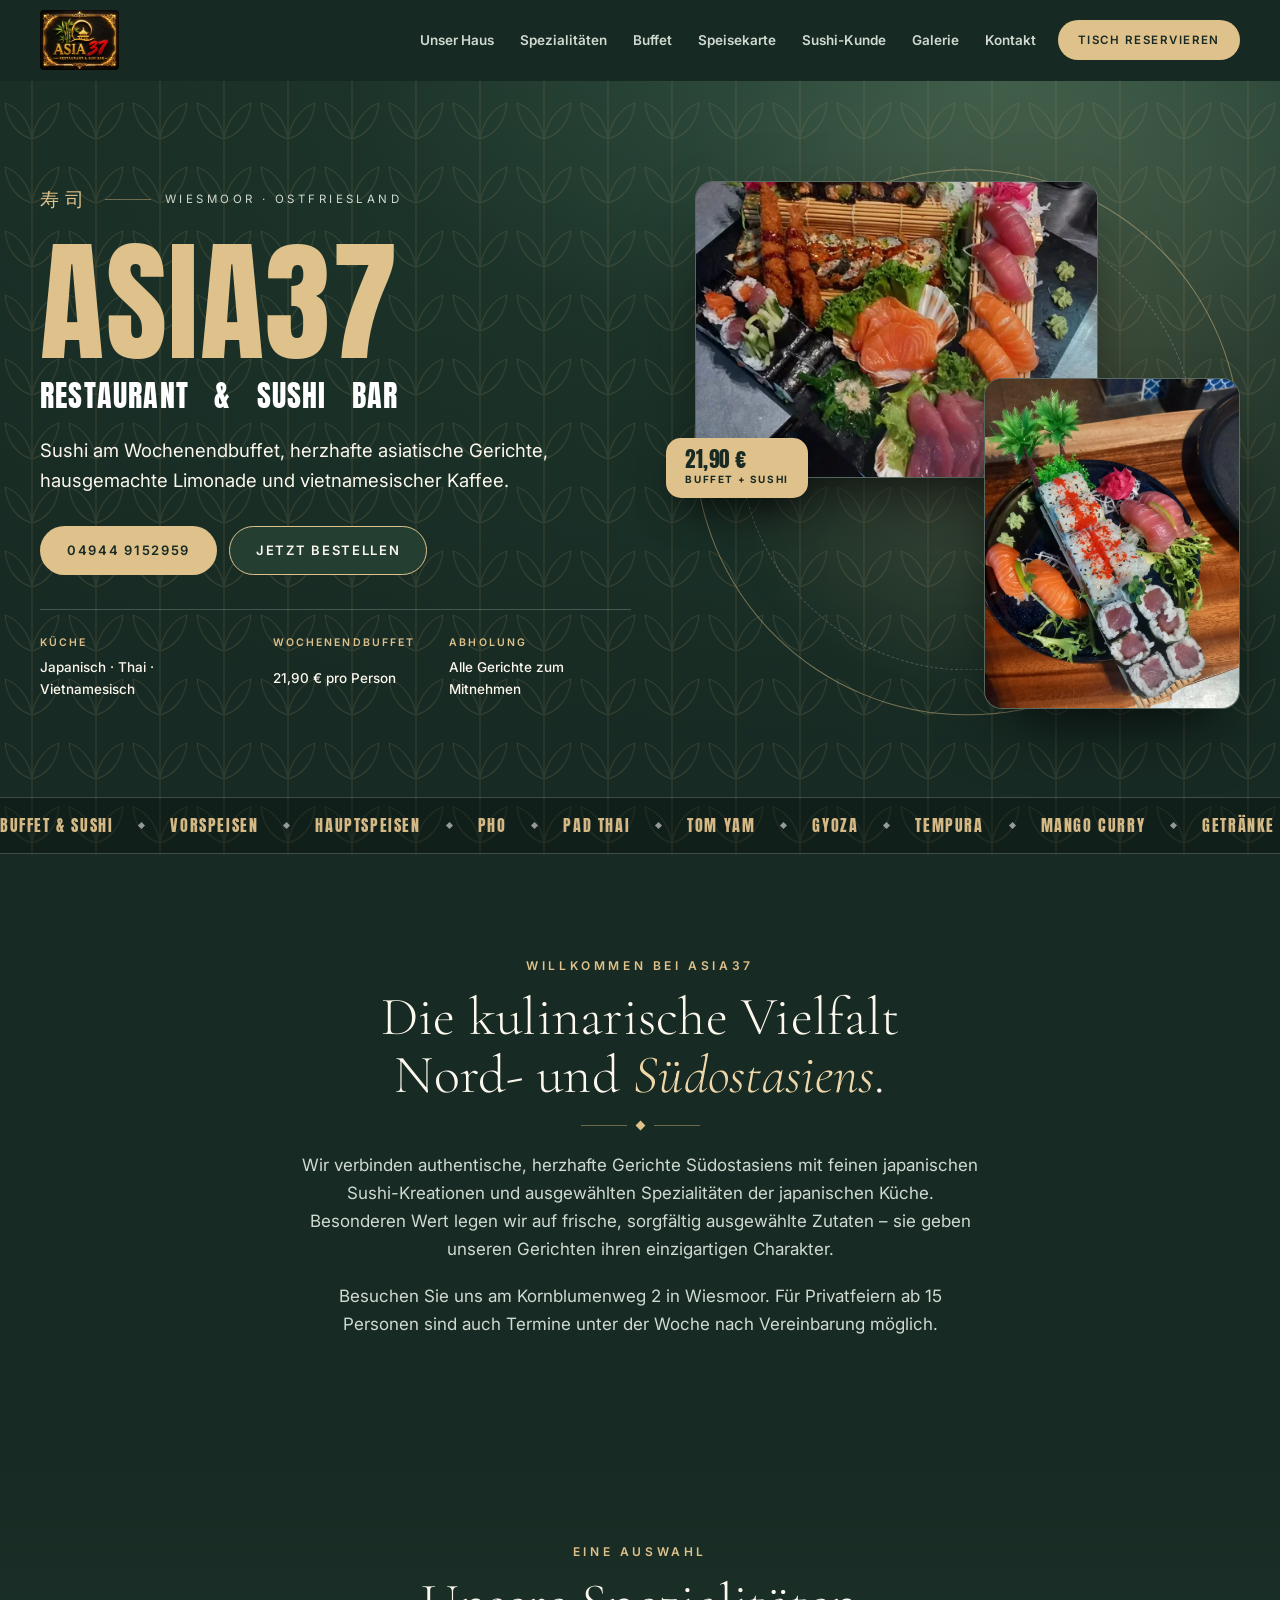
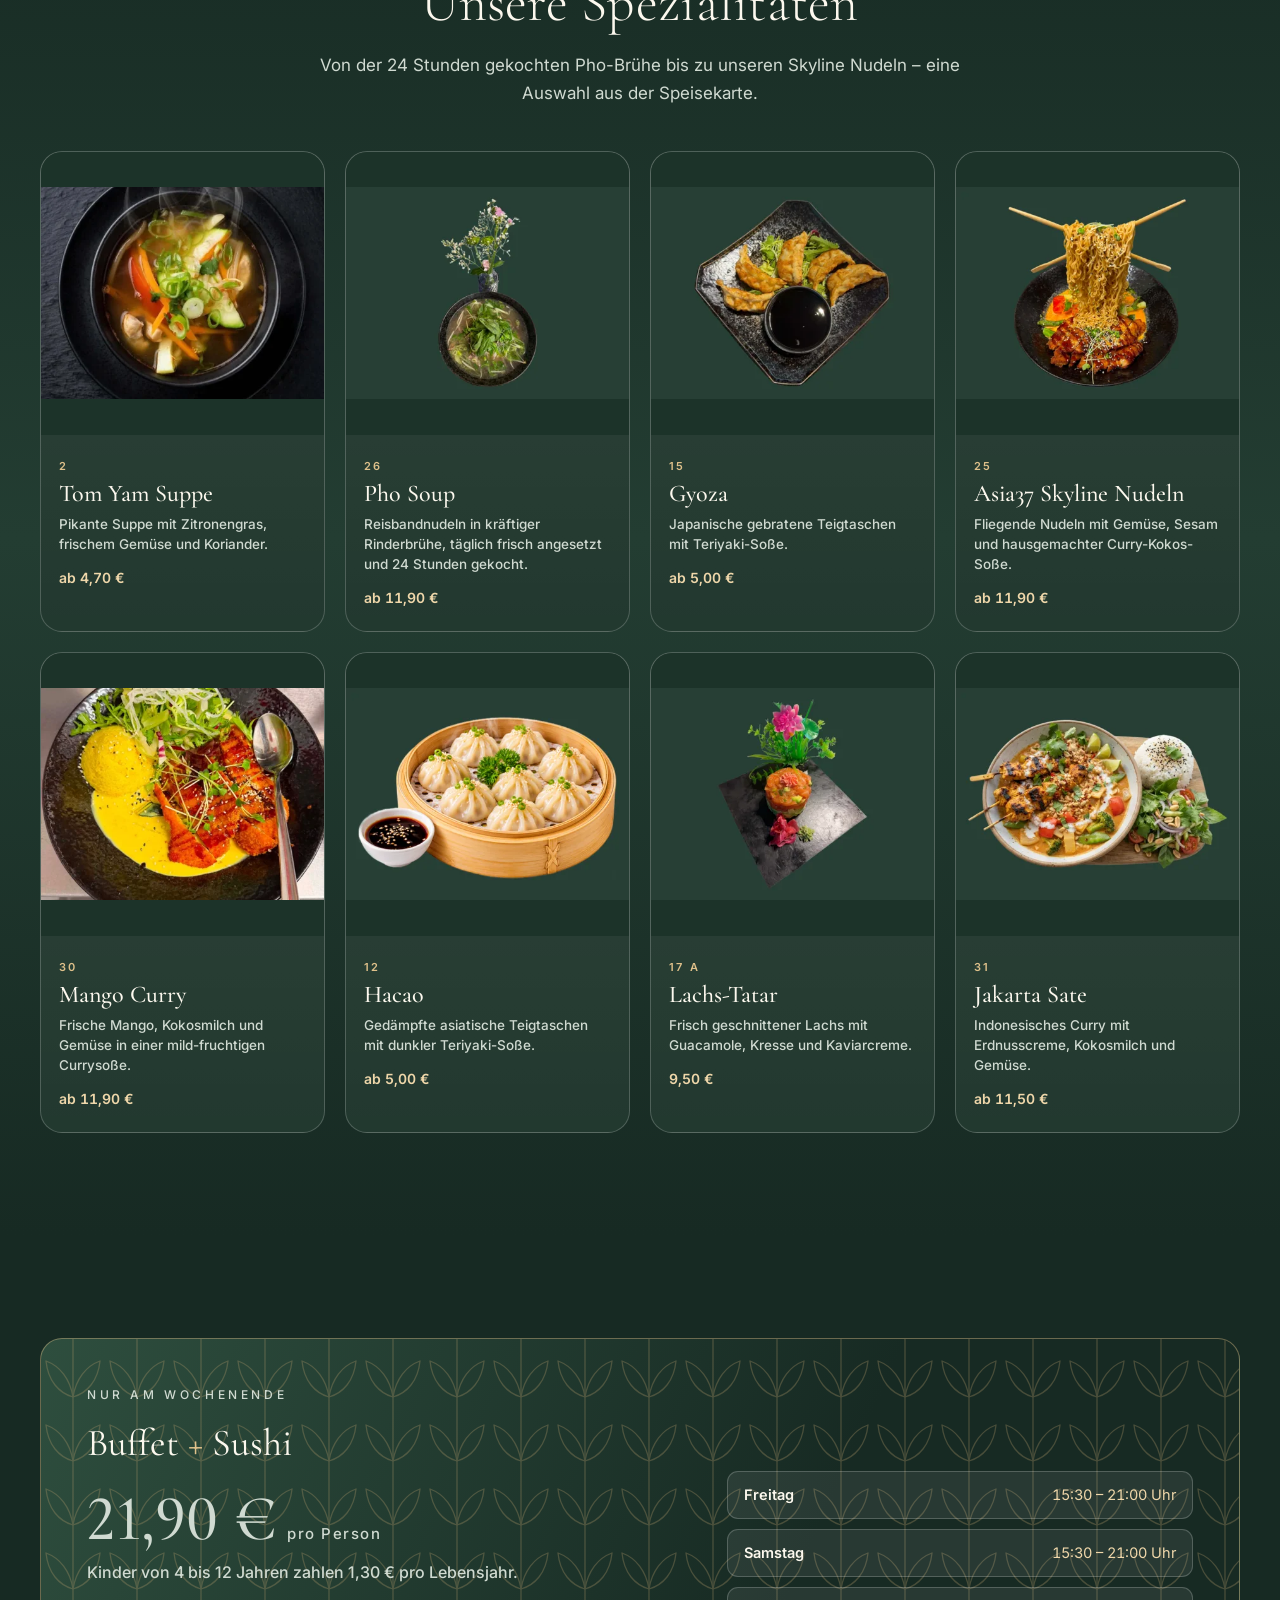
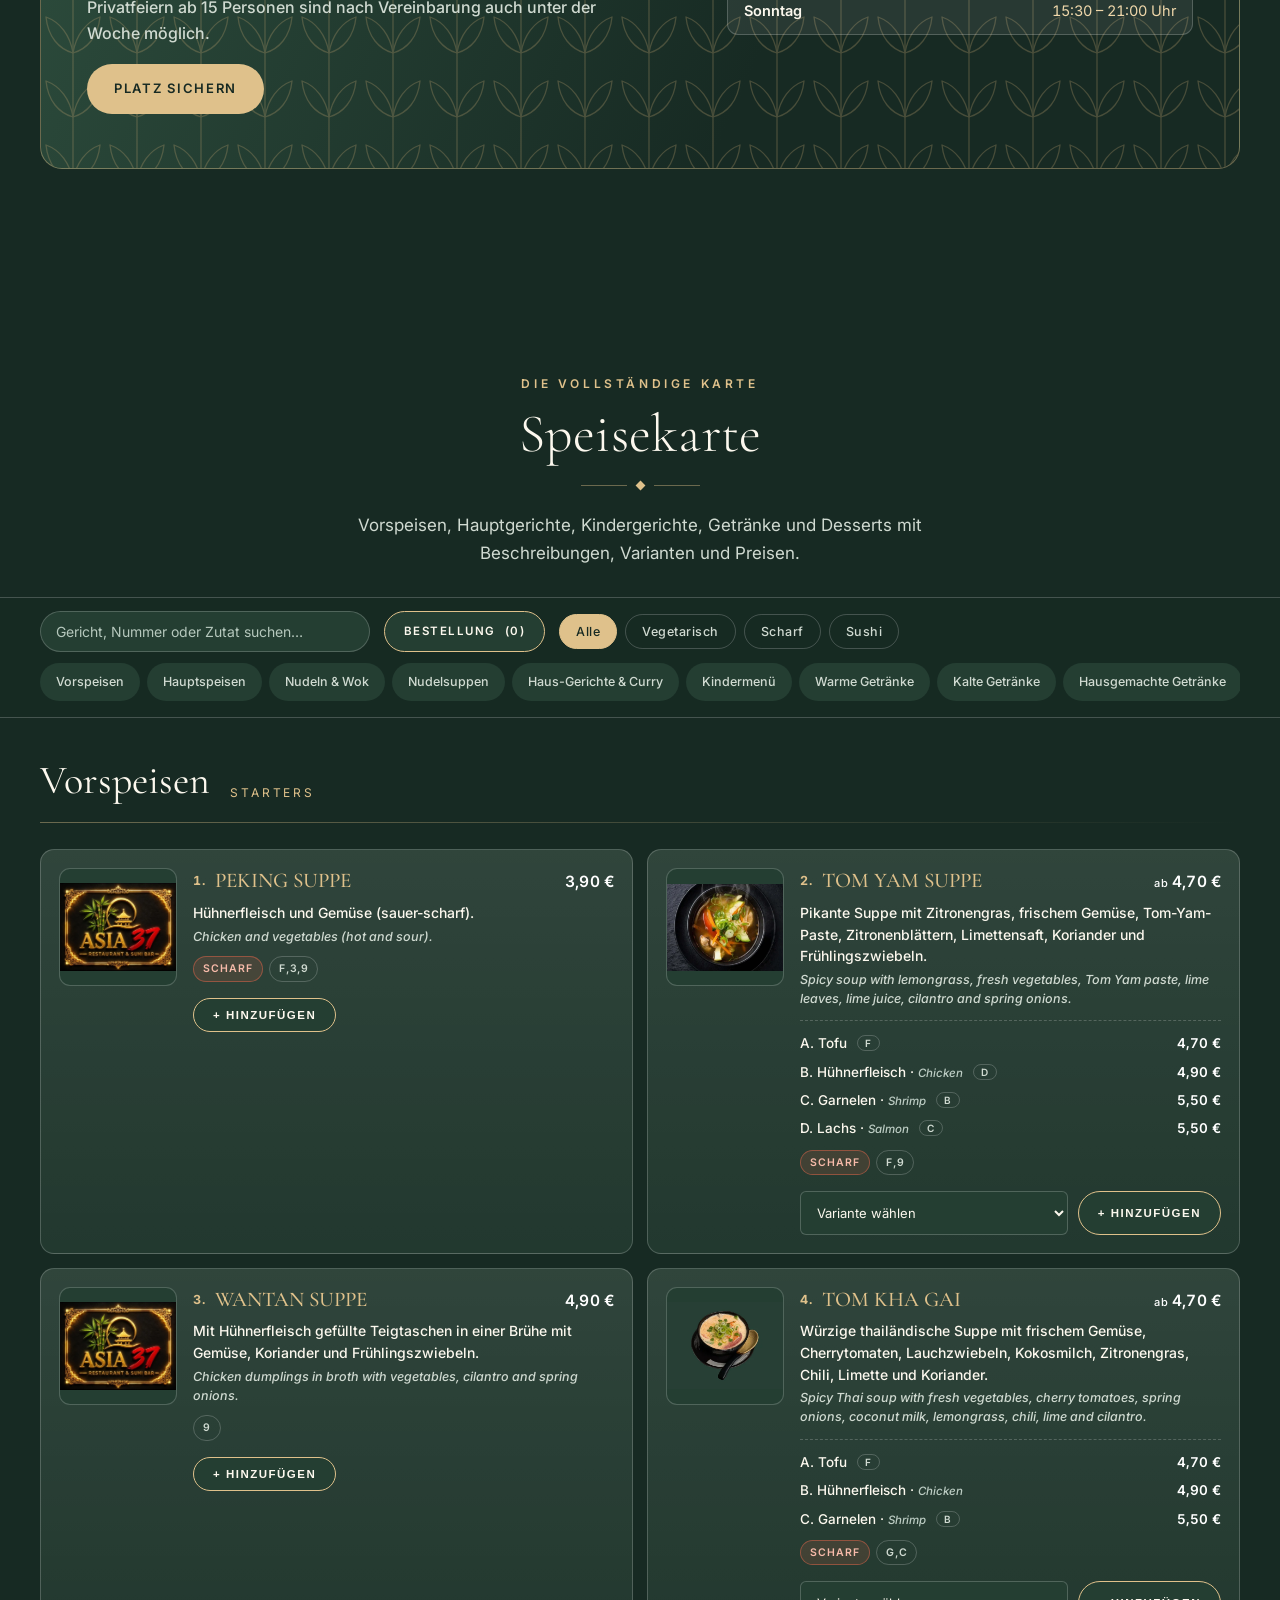
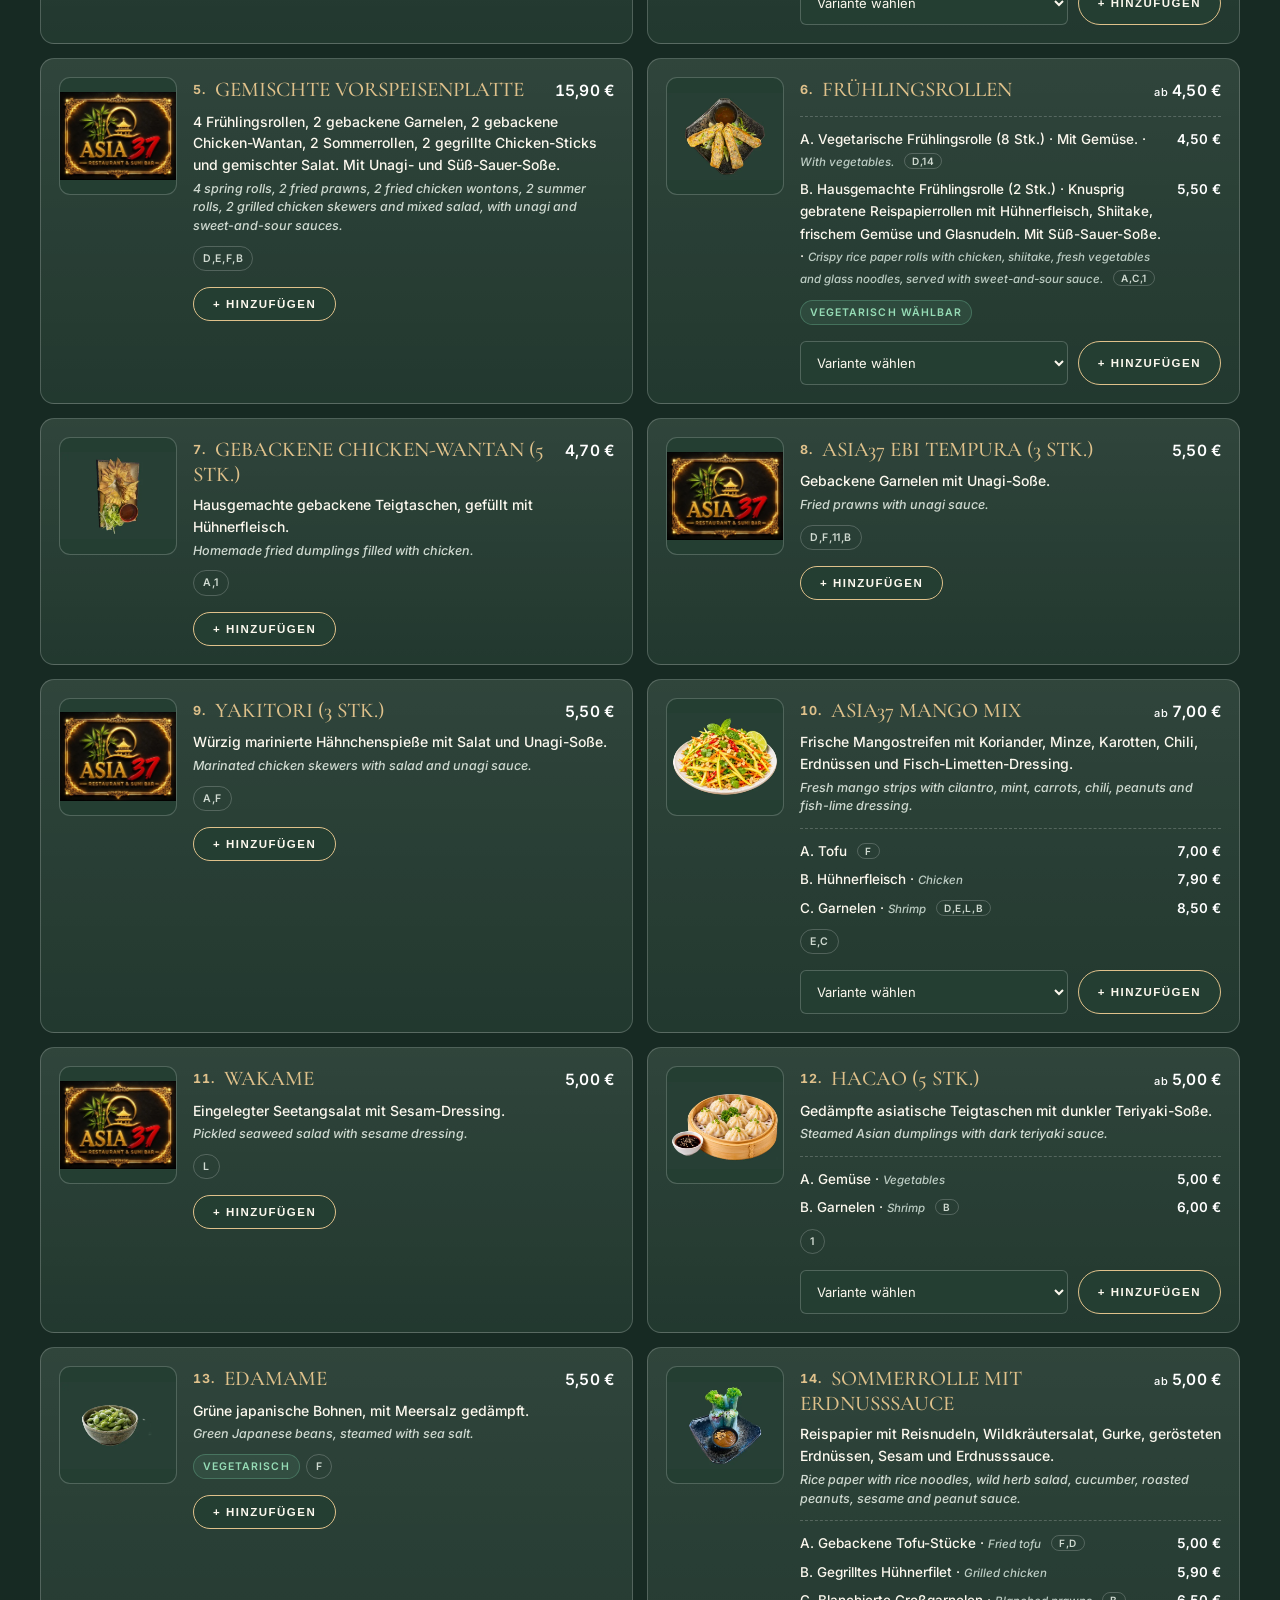
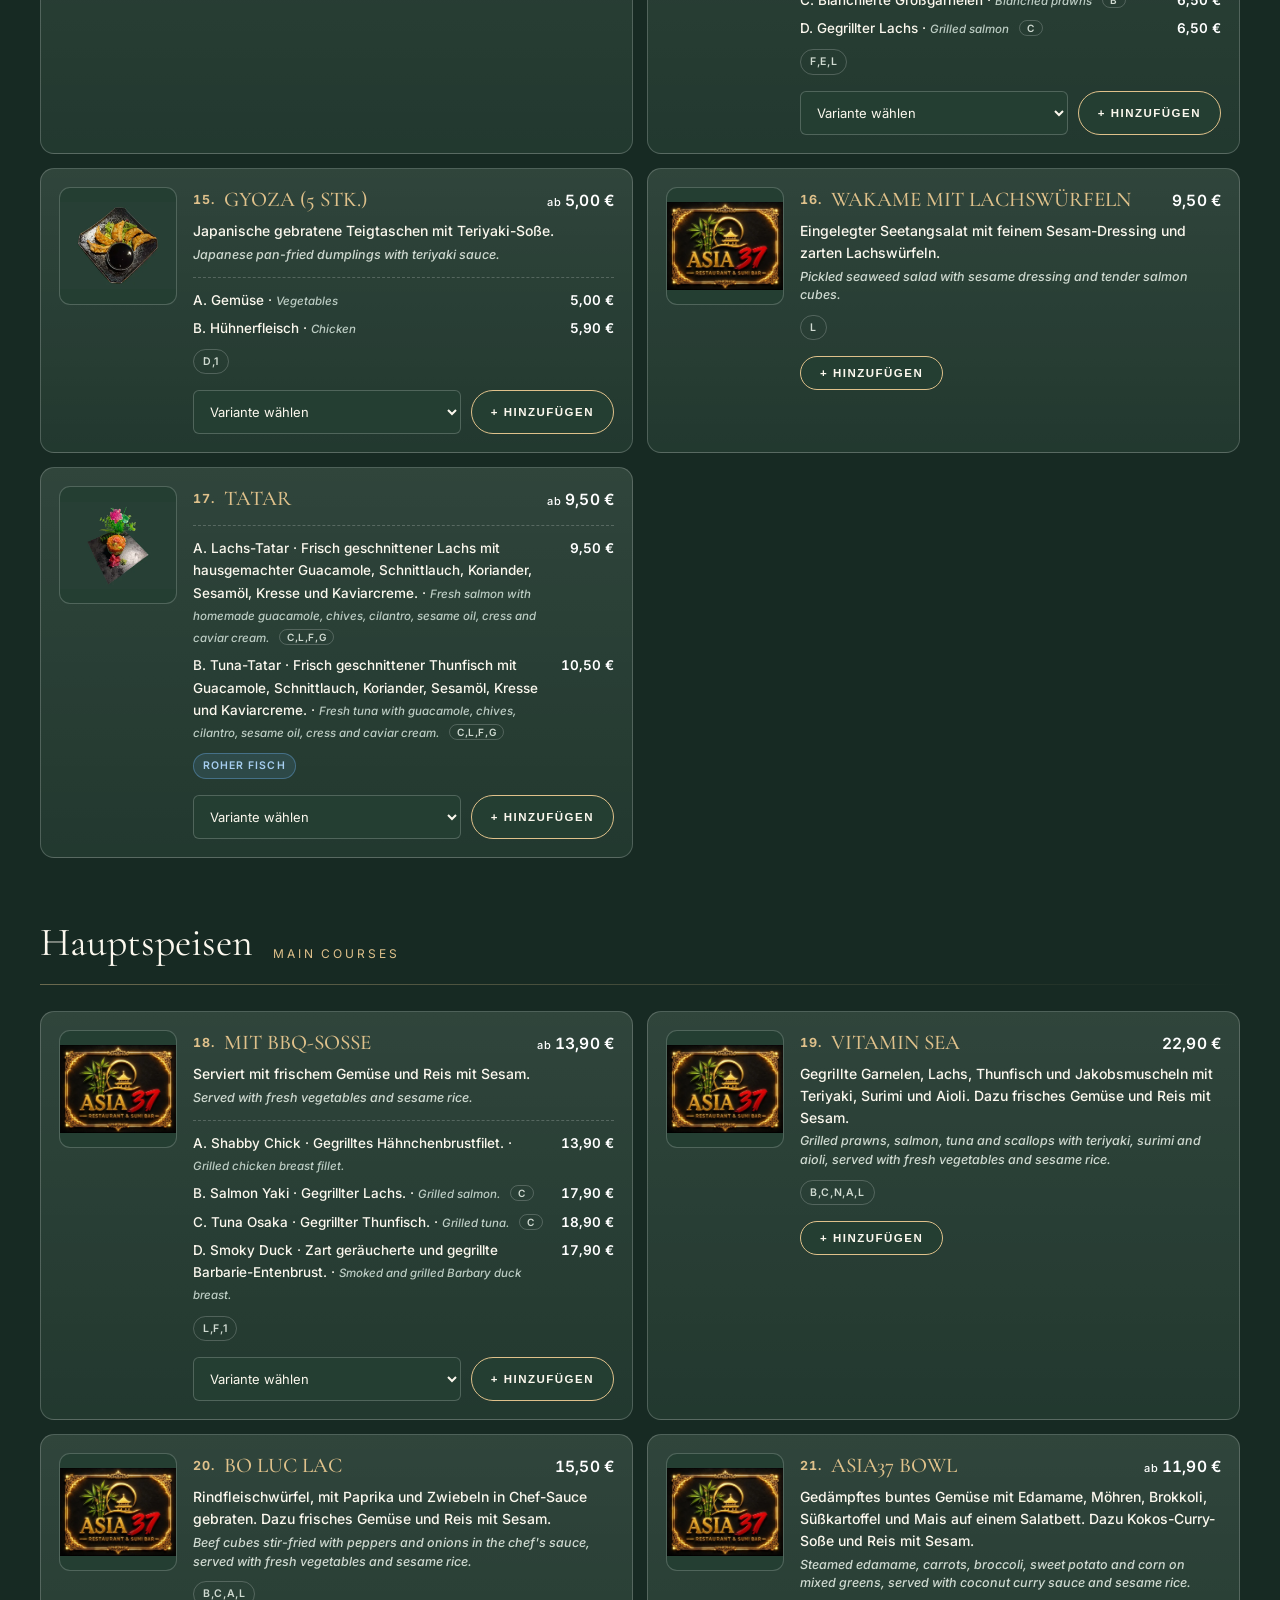
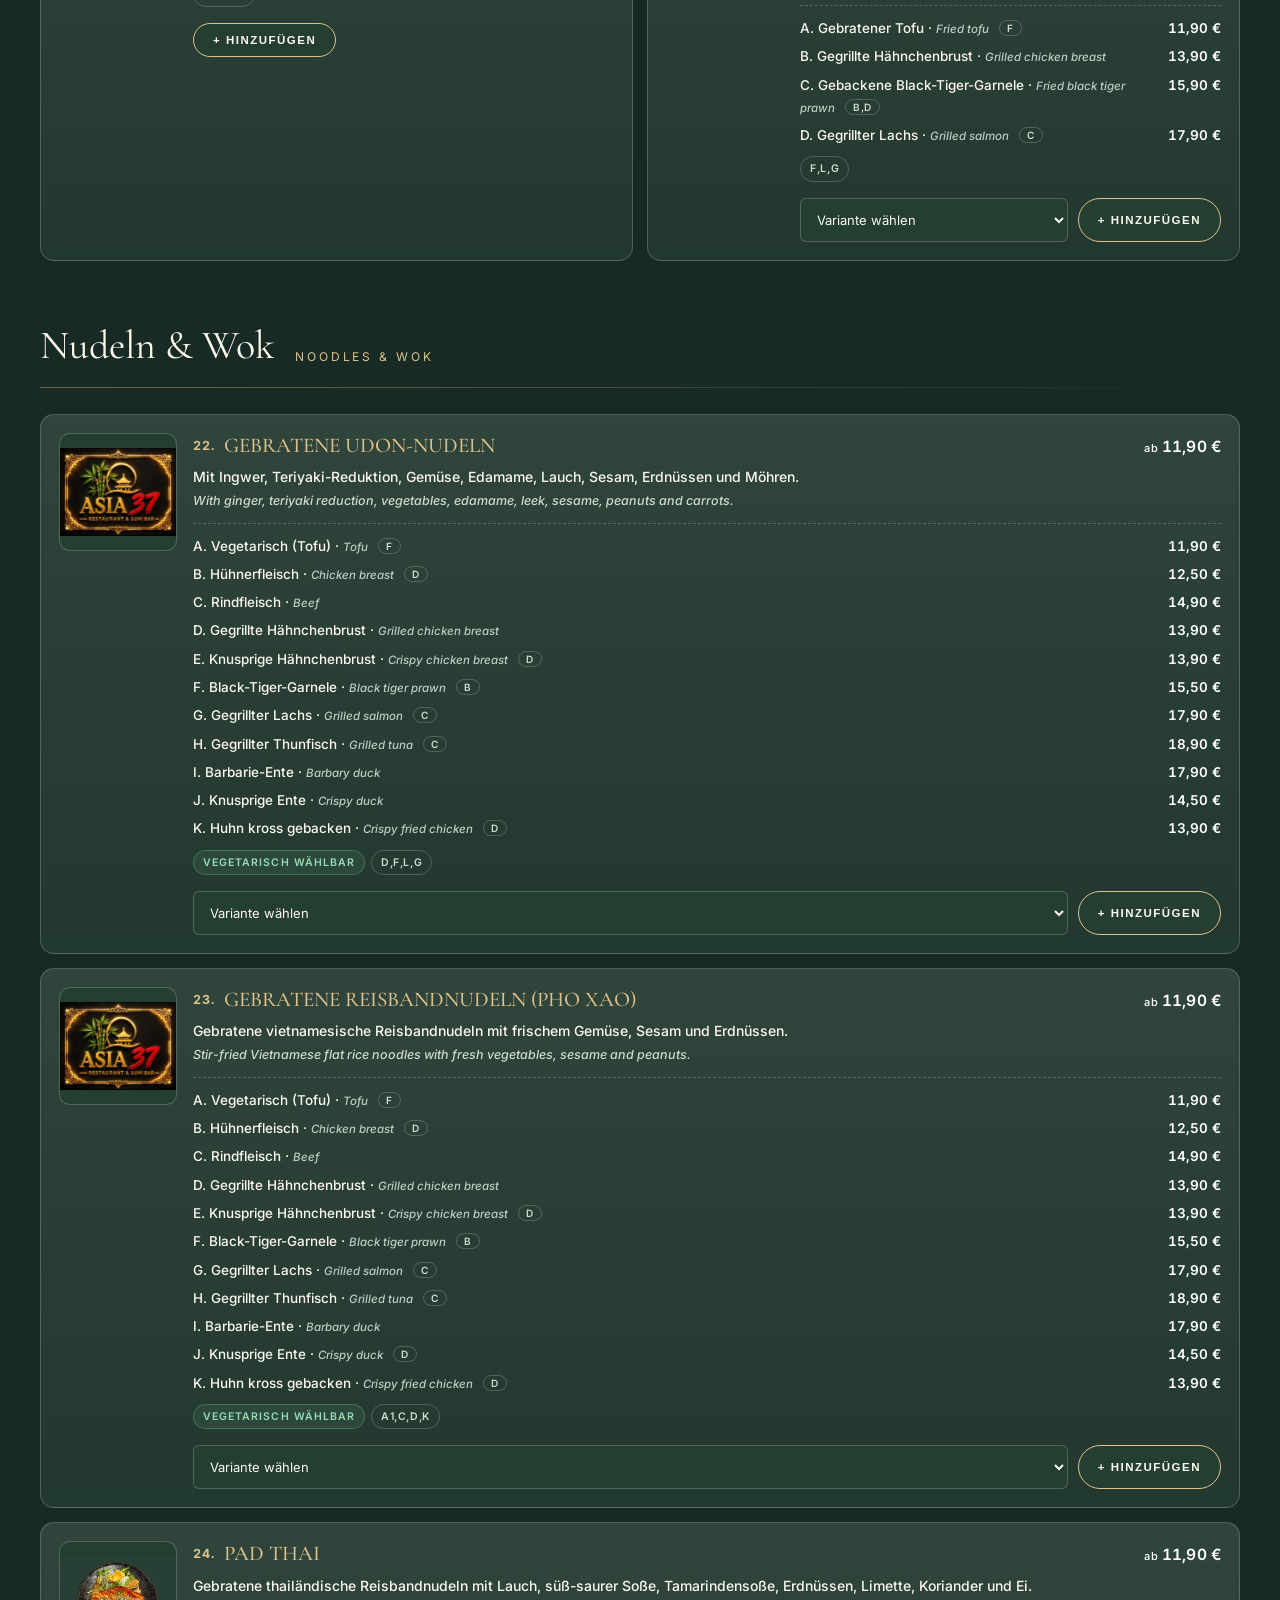
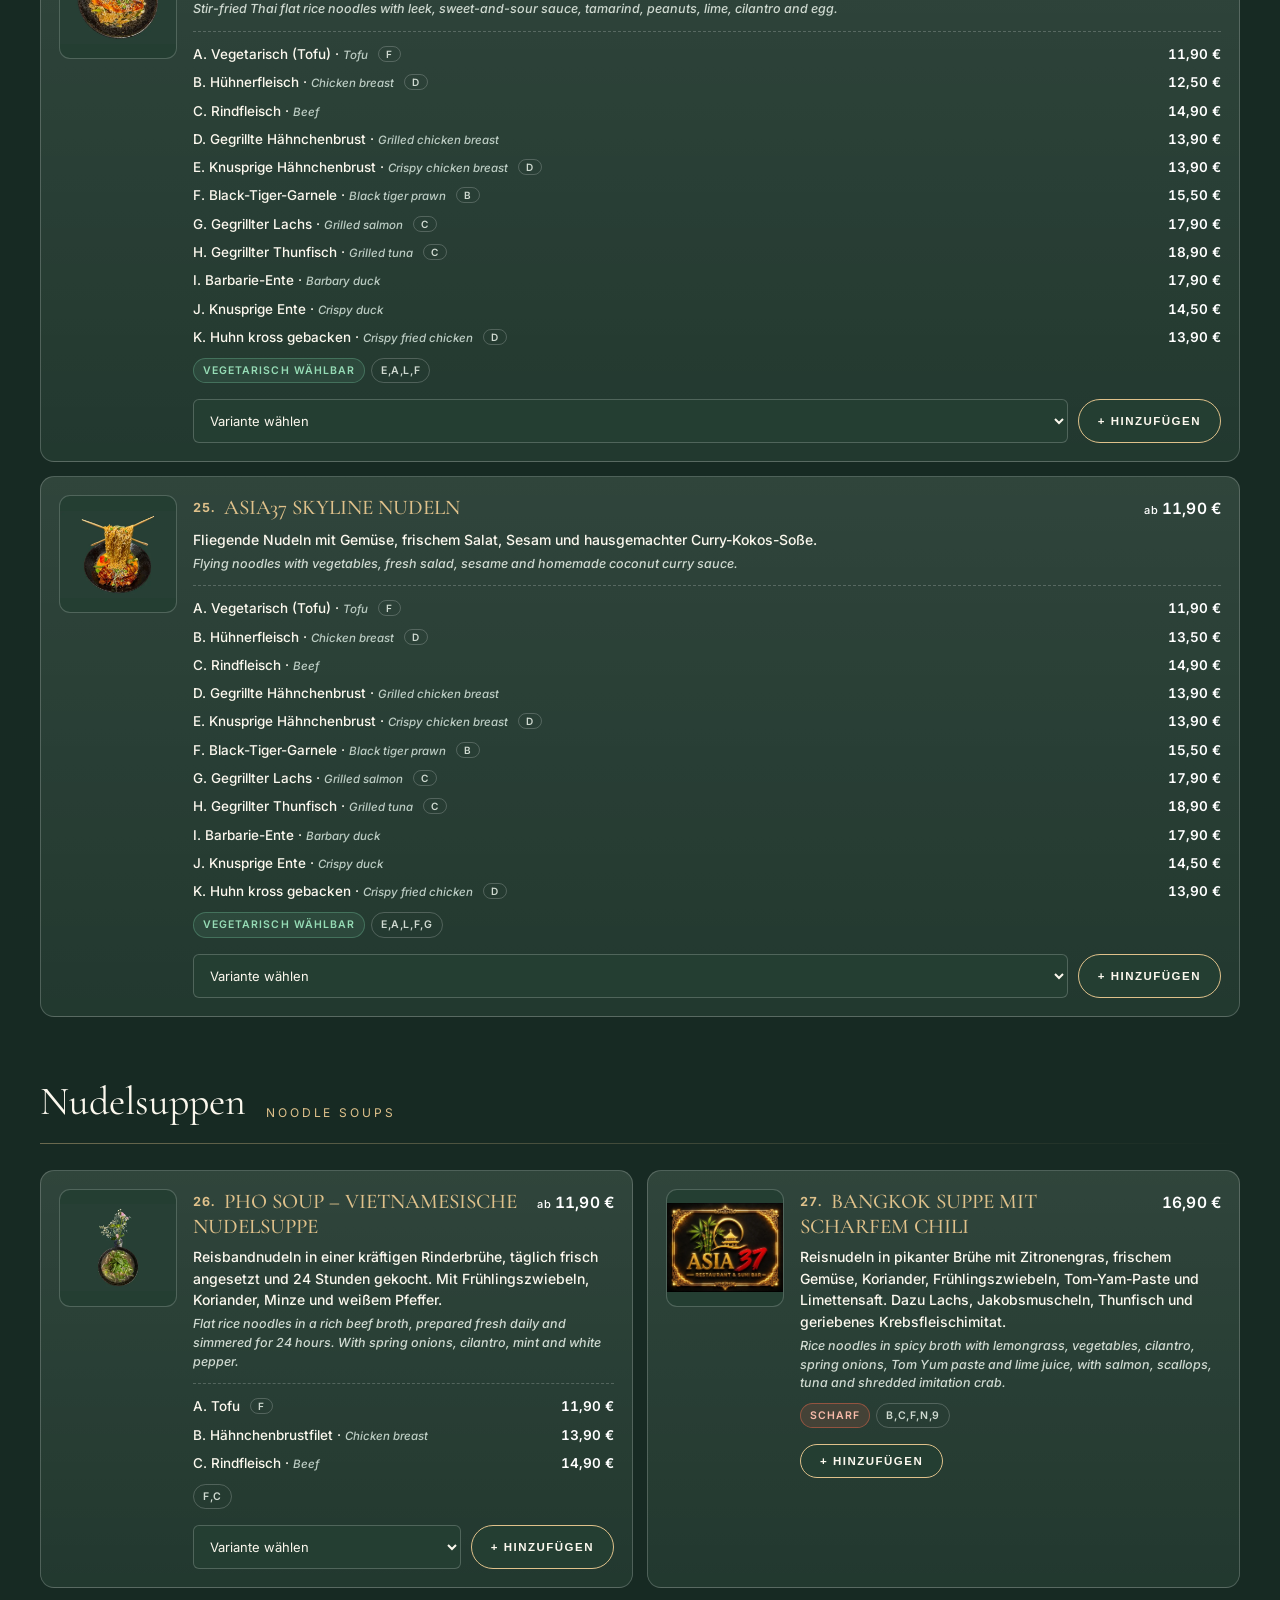
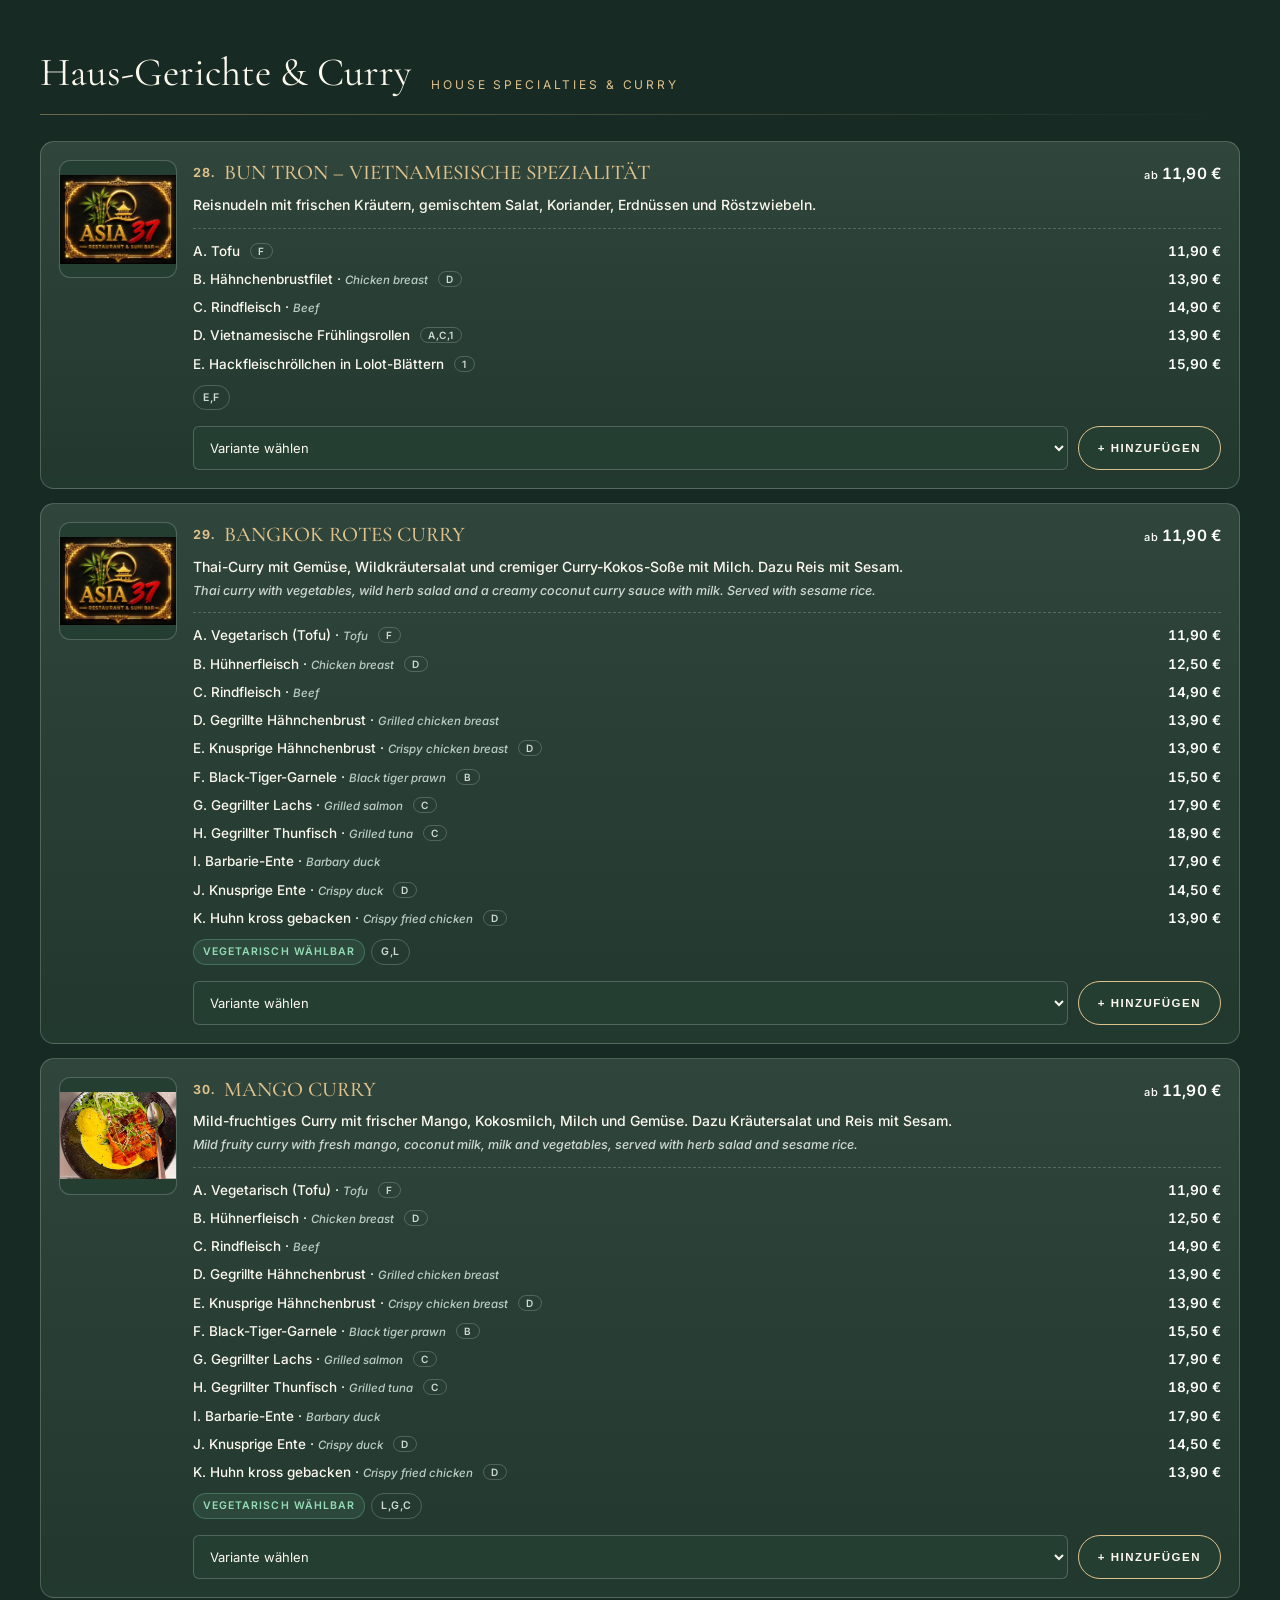
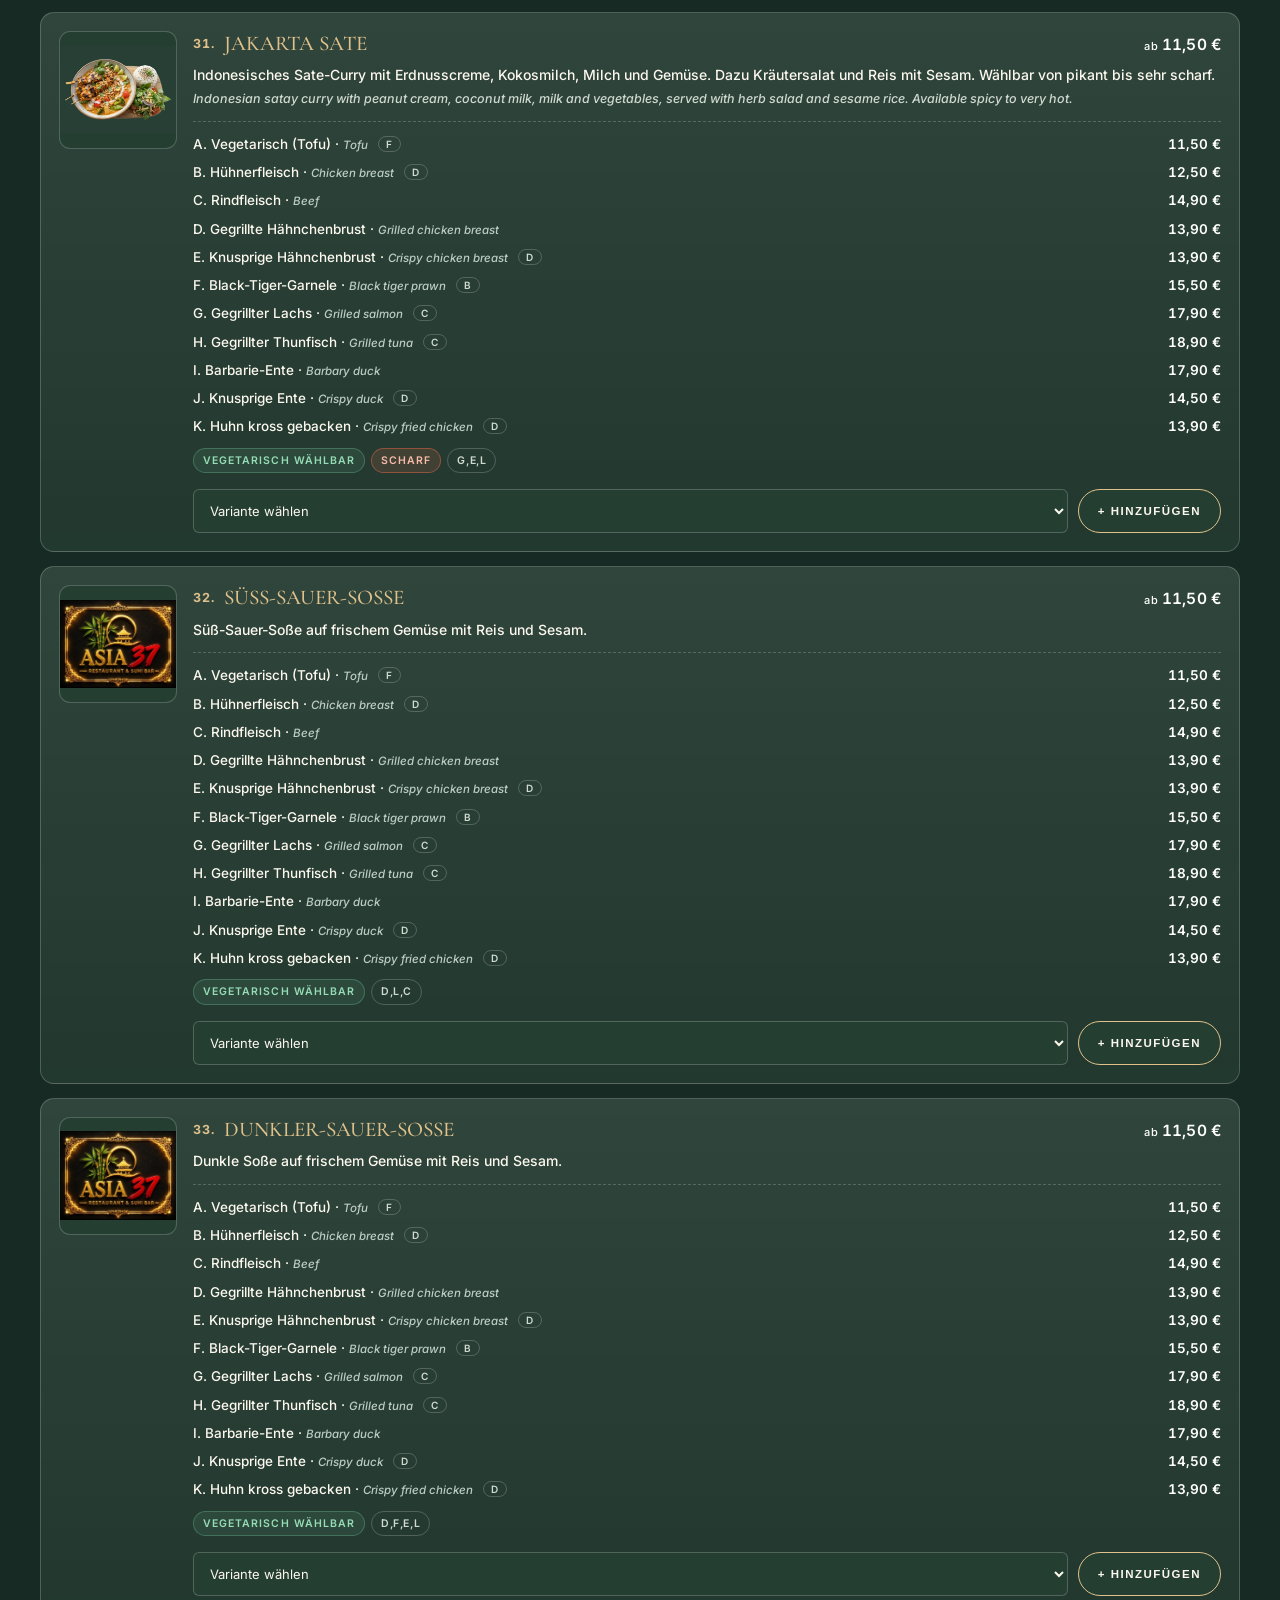
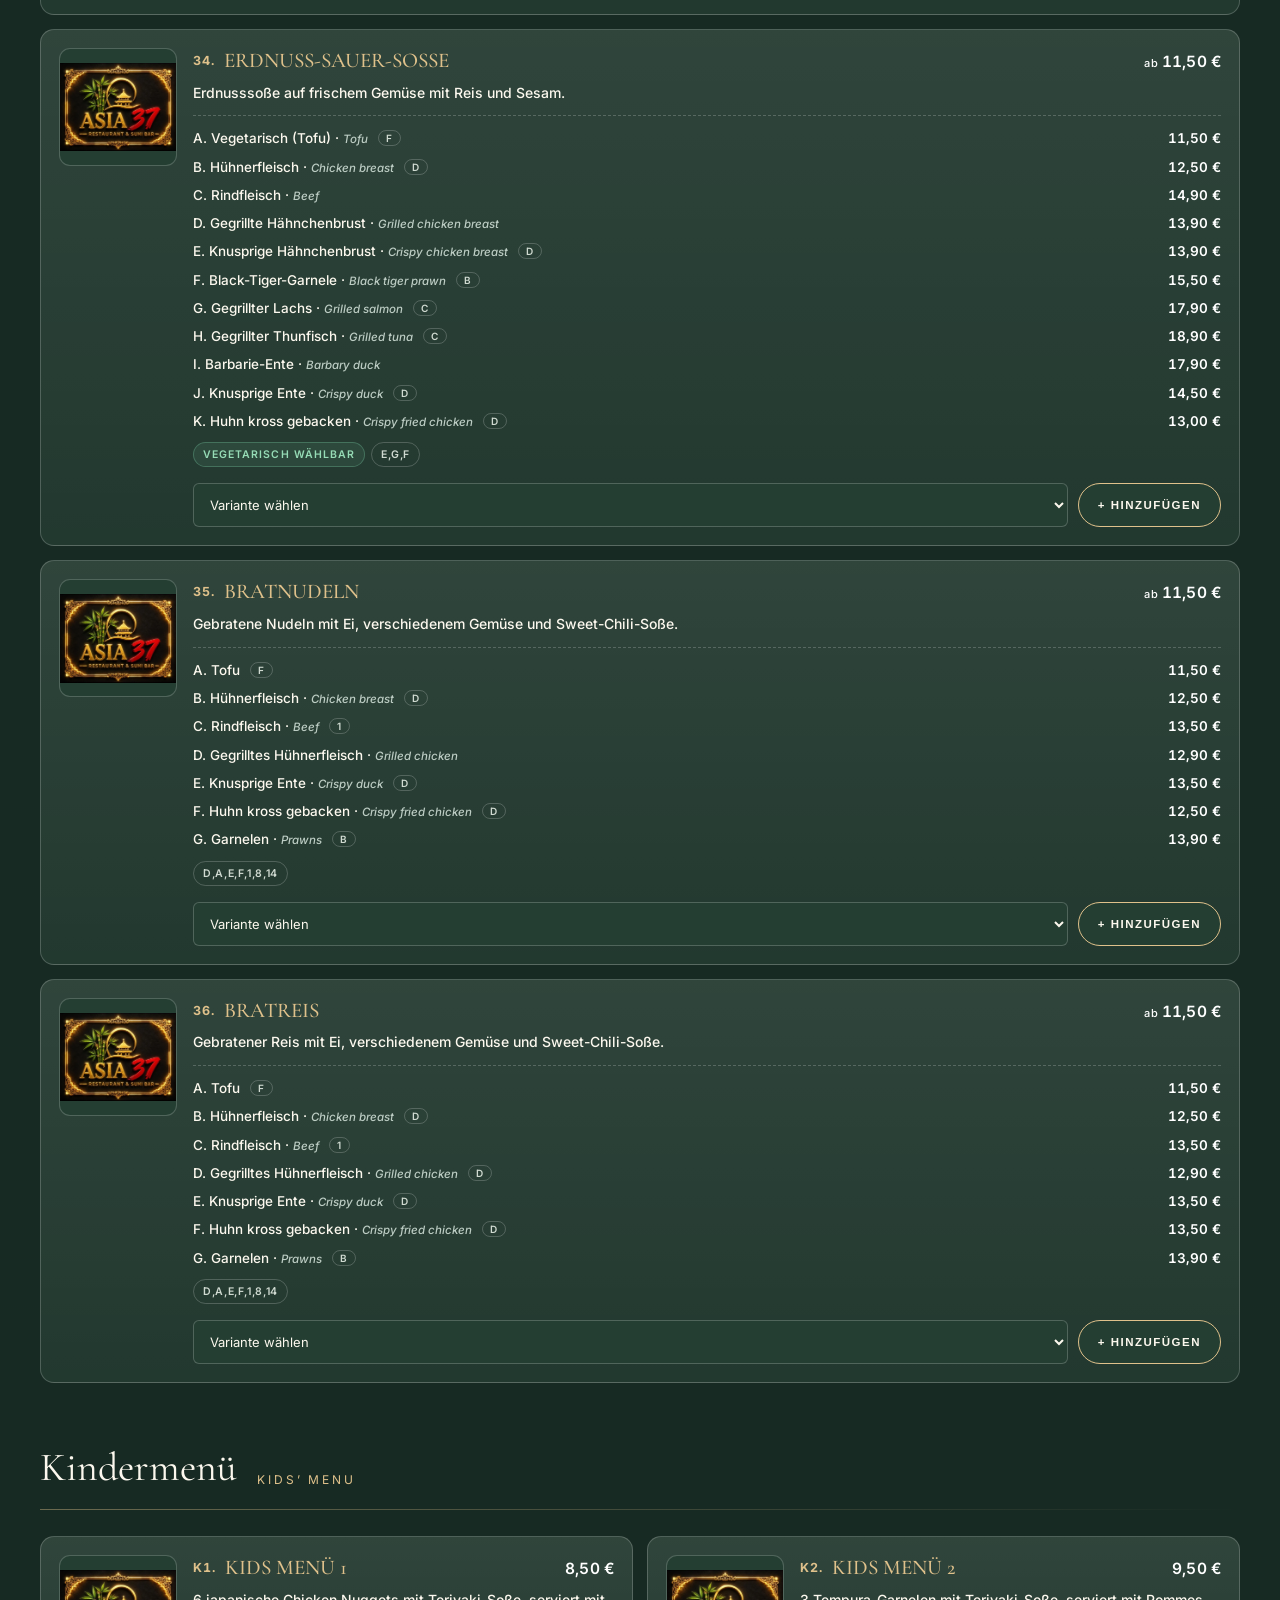
<file: index.html>
<!doctype html>
<html lang="de">
<head>
<meta charset="utf-8">
<meta name="viewport" content="width=device-width, initial-scale=1">
<meta name="theme-color" content="#172a23">
<title>Asia37 · Restaurant &amp; Sushi Bar in Wiesmoor</title>
<meta name="description" content="Asia37 Restaurant &amp; Sushi Bar in Wiesmoor. Speisekarte, Wochenendbuffet, Öffnungszeiten und Anfahrt.">
<link rel="canonical" href="https://hoangcaster-website.github.io/Asia-37/">
<meta property="og:type" content="restaurant">
<meta property="og:locale" content="de_DE">
<meta property="og:site_name" content="Asia37 Restaurant &amp; Sushi Bar">
<meta property="og:title" content="Asia37 · Restaurant &amp; Sushi Bar in Wiesmoor">
<meta property="og:description" content="Asiatische Gerichte, Wochenendbuffet mit Sushi und vietnamesischer Kaffee am Kornblumenweg in Wiesmoor.">
<meta property="og:image" content="https://hoangcaster-website.github.io/Asia-37/assets/buffet/hero-sushi.webp">
<meta property="og:image:alt" content="Sushi-Auswahl im Asia37">
<meta name="twitter:card" content="summary_large_image">
<link rel="icon" type="image/png" href="assets/favicon.png">
<link rel="preconnect" href="https://fonts.googleapis.com">
<link rel="preconnect" href="https://fonts.gstatic.com" crossorigin>
<link rel="stylesheet" href="https://fonts.googleapis.com/css2?family=Anton&family=Cormorant+Garamond:ital,wght@0,300;0,400;0,500;0,600;1,300;1,400&family=Inter:wght@300;400;500;600;700&display=swap">
<link rel="stylesheet" href="assets/site.css">
</head>
<body id="oben">
<a class="skip-link" href="#top">Zum Inhalt</a>

<svg class="icon-sprite" aria-hidden="true">
  <symbol id="icon-location" viewBox="0 0 24 24"><path d="M12 1a8 8 0 0 0-8 8c0 5.95 8 14 8 14s8-8.05 8-14a8 8 0 0 0-8-8zm0 11.85A3.85 3.85 0 1 1 12 5a3.85 3.85 0 0 1 0 7.85z"/></symbol>
</svg>

<header class="nav" id="nav">
  <div class="nav__inner">
    <a class="brand" href="#top" aria-label="Asia37 – zur Startseite">
      <img class="brand__logo" src="assets/asia37-logo.webp" width="540" height="411" alt="Asia37">
    </a>
    <nav class="nav__links" id="nav-links" aria-label="Hauptnavigation">
      <a href="#haus">Unser Haus</a>
      <a href="#signatures">Spezialitäten</a>
      <a href="#buffet">Buffet</a>
      <a href="#karte">Speisekarte</a>
      <a href="#sushi">Sushi-Kunde</a>
      <a href="#galerie">Galerie</a>
      <a href="#kontakt">Kontakt</a>
    </nav>
    <a class="btn btn--gold btn--sm nav__cta" href="#reservieren">Tisch reservieren</a>
    <button class="burger" id="nav-burger" type="button" aria-label="Menü öffnen" aria-expanded="false" aria-controls="nav-links"><span></span></button>
  </div>
</header>

<main id="top" tabindex="-1">
  <span id="main" class="legacy-anchor" aria-hidden="true"></span>

  <!-- ============================================================ HERO -->
  <section class="hero">
    <div class="waves" aria-hidden="true"></div>
    <span class="hero__glow" aria-hidden="true"></span>

    <div class="shell hero__grid">
      <div class="hero__copy reveal">
        <p class="hero__kicker"><span>寿司</span><i aria-hidden="true"></i>Wiesmoor · Ostfriesland</p>
        <h1>
          <span class="wordmark">
            <span class="wordmark__name">Asia37</span>
            <span class="wordmark__sub">Restaurant &amp; Sushi Bar</span>
          </span>
        </h1>
        <p class="hero__lead">Sushi am Wochenendbuffet, herzhafte asiatische Gerichte, hausgemachte Limonade und vietnamesischer Kaffee.</p>
        <div class="hero__cta">
          <a class="btn btn--gold" href="tel:+4949449152959">04944 9152959</a>
          <a class="btn btn--ghost" href="#karte">Jetzt bestellen</a>
        </div>
        <ul class="hero__facts">
          <li><b>Küche</b><span>Japanisch · Thai · Vietnamesisch</span></li>
          <li><b>Wochenendbuffet</b><span>21,90 € pro Person</span></li>
          <li><b>Abholung</b><span>Alle Gerichte zum Mitnehmen</span></li>
        </ul>
      </div>

      <div class="hero__art reveal">
        <span class="hero__ring" aria-hidden="true"></span>
        <div class="hero__stack">
          <figure class="hero__card hero__card--a">
            <img src="assets/buffet/hero-sushi.webp" srcset="assets/buffet/hero-sushi-500.webp 500w, assets/buffet/hero-sushi.webp 900w" sizes="(max-width: 620px) 78vw, (max-width: 900px) 385px, 30vw" alt="Sushi-Auswahl mit Nigiri, Maki und Sashimi" width="900" height="663" fetchpriority="high">
          </figure>
          <span class="hero__badge"><b>21,90 €</b><span>Buffet + Sushi</span></span>
        </div>
        <figure class="hero__card hero__card--b">
          <img src="assets/buffet/sushi-mix.webp" alt="Sushi mit Nigiri und Maki auf dunklem Geschirr" width="900" height="1200">
        </figure>
      </div>
    </div>

    <div class="marquee">
      <div class="marquee__track">
        <span class="marquee__group">
          <span>Buffet &amp; Sushi</span><i></i><span>Vorspeisen</span><i></i><span>Hauptspeisen</span><i></i><span>Pho</span><i></i><span>Pad Thai</span><i></i><span>Tom Yam</span><i></i><span>Gyoza</span><i></i><span>Tempura</span><i></i><span>Mango Curry</span><i></i><span>Getränke</span><i></i><span>Desserts</span><i></i>
        </span>
        <span class="marquee__group" aria-hidden="true">
          <span>Buffet &amp; Sushi</span><i></i><span>Vorspeisen</span><i></i><span>Hauptspeisen</span><i></i><span>Pho</span><i></i><span>Pad Thai</span><i></i><span>Tom Yam</span><i></i><span>Gyoza</span><i></i><span>Tempura</span><i></i><span>Mango Curry</span><i></i><span>Getränke</span><i></i><span>Desserts</span><i></i>
        </span>
      </div>
    </div>
  </section>

  <!-- ============================================================ ÜBER UNS -->
  <section class="section" id="haus">
    <div class="shell">
      <div class="center" style="max-width:820px;margin-inline:auto">
        <p class="eyebrow reveal">Willkommen bei Asia37</p>
        <h2 class="title reveal">Die kulinarische Vielfalt<br>Nord- und <em>Südostasiens</em>.</h2>
        <div class="rule reveal" aria-hidden="true"><i></i></div>
        <p class="lede reveal">Wir verbinden authentische, herzhafte Gerichte Südostasiens mit feinen japanischen Sushi-Kreationen und ausgewählten Spezialitäten der japanischen Küche. Besonderen Wert legen wir auf frische, sorgfältig ausgewählte Zutaten – sie geben unseren Gerichten ihren einzigartigen Charakter.</p>
        <p class="lede reveal" style="margin-top:18px">Besuchen Sie uns am Kornblumenweg 2 in Wiesmoor. Für Privatfeiern ab 15 Personen sind auch Termine unter der Woche nach Vereinbarung möglich.</p>
      </div>
    </div>
  </section>

  <!-- ============================================================ SPEZIALITÄTEN -->
  <section class="section section--sea" id="signatures">
    <span id="spezialitaeten" class="legacy-anchor" aria-hidden="true"></span>
    <div class="shell">
      <div class="sig-head center reveal">
        <div>
          <p class="eyebrow">Eine Auswahl</p>
          <h2 class="title">Unsere Spezialitäten</h2>
          <p class="lede">Von der 24 Stunden gekochten Pho-Brühe bis zu unseren Skyline Nudeln – eine Auswahl aus der Speisekarte.</p>
        </div>
      </div>

      <div class="sig-grid">
        <a class="sig reveal" href="#gericht-tom-yam">
          <div class="sig__img"><img src="assets/menu/tom-yam.webp" alt="" loading="lazy" width="448" height="336"></div>
          <div class="sig__body">
            <span class="sig__no">2</span>
            <h3>Tom Yam Suppe</h3>
            <p>Pikante Suppe mit Zitronengras, frischem Gemüse und Koriander.</p>
            <span class="sig__price">ab 4,70 €</span>
          </div>
        </a>

        <a class="sig reveal" href="#gericht-pho-soup">
          <div class="sig__img"><img src="assets/menu/pho-soup.webp" alt="" loading="lazy" width="448" height="336"></div>
          <div class="sig__body">
            <span class="sig__no">26</span>
            <h3>Pho Soup</h3>
            <p>Reisbandnudeln in kräftiger Rinderbrühe, täglich frisch angesetzt und 24 Stunden gekocht.</p>
            <span class="sig__price">ab 11,90 €</span>
          </div>
        </a>

        <a class="sig reveal" href="#gericht-gyoza">
          <div class="sig__img"><img src="assets/menu/gyoza.webp" alt="" loading="lazy" width="448" height="336"></div>
          <div class="sig__body">
            <span class="sig__no">15</span>
            <h3>Gyoza</h3>
            <p>Japanische gebratene Teigtaschen mit Teriyaki-Soße.</p>
            <span class="sig__price">ab 5,00 €</span>
          </div>
        </a>

        <a class="sig reveal" href="#gericht-skyline-nudeln">
          <div class="sig__img"><img src="assets/menu/skyline-nudeln.webp" alt="" loading="lazy" width="448" height="336"></div>
          <div class="sig__body">
            <span class="sig__no">25</span>
            <h3>Asia37 Skyline Nudeln</h3>
            <p>Fliegende Nudeln mit Gemüse, Sesam und hausgemachter Curry-Kokos-Soße.</p>
            <span class="sig__price">ab 11,90 €</span>
          </div>
        </a>

        <a class="sig reveal" href="#gericht-mango-curry">
          <div class="sig__img"><img src="assets/menu/mango-curry.webp" alt="" loading="lazy" width="448" height="336"></div>
          <div class="sig__body">
            <span class="sig__no">30</span>
            <h3>Mango Curry</h3>
            <p>Frische Mango, Kokosmilch und Gemüse in einer mild-fruchtigen Currysoße.</p>
            <span class="sig__price">ab 11,90 €</span>
          </div>
        </a>

        <a class="sig reveal" href="#gericht-hacao">
          <div class="sig__img"><img src="assets/menu/hacao.webp" alt="" loading="lazy" width="448" height="336"></div>
          <div class="sig__body">
            <span class="sig__no">12</span>
            <h3>Hacao</h3>
            <p>Gedämpfte asiatische Teigtaschen mit dunkler Teriyaki-Soße.</p>
            <span class="sig__price">ab 5,00 €</span>
          </div>
        </a>

        <a class="sig reveal" href="#gericht-tatar">
          <div class="sig__img"><img src="assets/menu/tatar.webp" alt="" loading="lazy" width="448" height="336"></div>
          <div class="sig__body">
            <span class="sig__no">17 A</span>
            <h3>Lachs-Tatar</h3>
            <p>Frisch geschnittener Lachs mit Guacamole, Kresse und Kaviarcreme.</p>
            <span class="sig__price">9,50 €</span>
          </div>
        </a>

        <a class="sig reveal" href="#gericht-jakarta-sate">
          <div class="sig__img"><img src="assets/menu/jakarta-sate.webp" alt="" loading="lazy" width="448" height="336"></div>
          <div class="sig__body">
            <span class="sig__no">31</span>
            <h3>Jakarta Sate</h3>
            <p>Indonesisches Curry mit Erdnusscreme, Kokosmilch und Gemüse.</p>
            <span class="sig__price">ab 11,50 €</span>
          </div>
        </a>
      </div>
    </div>
  </section>

  <!-- ============================================================ BUFFET -->
  <section class="section" id="buffet" aria-labelledby="buffet-title">
    <div class="shell">
      <div class="buffet reveal">
        <div class="waves" aria-hidden="true" style="opacity:.3"></div>
        <div style="position:relative;z-index:2">
          <p class="eyebrow">Nur am Wochenende</p>
          <h2 id="buffet-title">Buffet <span style="color:var(--gold)">+</span> Sushi</h2>
          <p class="buffet__price">21,90 €<small>pro Person</small></p>
          <p>Kinder von 4 bis 12 Jahren zahlen 1,30 € pro Lebensjahr.</p>
          <p>Privatfeiern ab 15 Personen sind nach Vereinbarung auch unter der Woche möglich.</p>
          <p style="margin-top:18px"><a class="btn btn--gold" href="#reservieren">Platz sichern</a></p>
        </div>
        <ul class="buffet__times">
          <li><b>Freitag</b><span>15:30 – 21:00 Uhr</span></li>
          <li><b>Samstag</b><span>15:30 – 21:00 Uhr</span></li>
          <li><b>Sonntag</b><span>15:30 – 21:00 Uhr</span></li>
        </ul>
      </div>
    </div>
  </section>

  <!-- ============================================================ SPEISEKARTE -->
  <section class="section" id="karte" style="padding-bottom:0">
    <span id="speisekarte" class="legacy-anchor" aria-hidden="true"></span>
    <div class="shell center menu-intro reveal">
      <p class="eyebrow">Die vollständige Karte</p>
      <h2 class="title">Speisekarte</h2>
      <div class="rule" aria-hidden="true"><i></i></div>
      <p class="lede">Vorspeisen, Hauptgerichte, Kindergerichte, Getränke und Desserts mit Beschreibungen, Varianten und Preisen.</p>
    </div>
  </section>

  <!-- Der Sticky-Bereich endet mit .menu-scope, damit die Filterleiste
       nicht über den nachfolgenden Abschnitten stehen bleibt. -->
  <div class="menu-scope">
  <div class="menu-tools">
    <div class="menu-tools__row">
      <div class="search" hidden>
        <label class="visually-hidden" for="menu-search">Gericht suchen</label>
        <input type="search" id="menu-search" placeholder="Gericht, Nummer oder Zutat suchen…" autocomplete="off">
        <button class="search__clear" id="menu-search-clear" type="button" aria-label="Suche zurücksetzen">×</button>
      </div>
      <a class="btn btn--ghost btn--sm" href="#bestellen">Bestellung <span id="cart-count">(0)</span></a>
      <div class="filters" hidden role="group" aria-label="Karte filtern">
        <button class="chip" type="button" data-filter="alle" aria-pressed="true">Alle</button>
        <button class="chip" type="button" data-filter="veg" aria-pressed="false">Vegetarisch</button>
        <button class="chip" type="button" data-filter="spicy" aria-pressed="false">Scharf</button>
        <button class="chip" type="button" data-filter="sushi" aria-pressed="false">Sushi</button>
      </div>
    </div>
    <p id="menu-search-status" class="visually-hidden" role="status"></p>
    <div class="menu-tools__row">
      <div class="tabs" id="menu-tabs" role="group" aria-label="Kategorien">
        <a class="tab" href="#g-vorspeisen">Vorspeisen</a>
        <a class="tab" href="#g-hauptspeisen">Hauptspeisen</a>
        <a class="tab" href="#g-nudeln-wok">Nudeln &amp; Wok</a>
        <a class="tab" href="#g-nudelsuppen">Nudelsuppen</a>
        <a class="tab" href="#g-hausgerichte-curry">Haus-Gerichte &amp; Curry</a>
        <a class="tab" href="#g-kindermenue">Kindermenü</a>
        <a class="tab" href="#g-warme-getraenke">Warme Getränke</a>
        <a class="tab" href="#g-kalte-getraenke">Kalte Getränke</a>
        <a class="tab" href="#g-hausgemacht">Hausgemachte Getränke</a>
        <a class="tab" href="#g-limonade">Limonade</a>
        <a class="tab" href="#g-eistee">Homemade Ice Tea</a>
        <a class="tab" href="#g-wein">Wein</a>
        <a class="tab" href="#g-cocktails">Cocktails &amp; Longdrinks</a>
        <a class="tab" href="#g-mocktails">Mocktail</a>
        <a class="tab" href="#g-alkol">Spirituosen</a>
        <a class="tab" href="#g-saefte">Säfte</a>
        <a class="tab" href="#g-bier">Bier</a>
        <a class="tab" href="#g-desserts">Desserts</a>
        <a class="tab" href="#buffet">Buffet &amp; Sushi</a>
      </div>
    </div>
  </div>

  <section class="section" style="padding-top:0">
    <div class="shell menu-body" id="menu-body">
      <section class="mgroup" id="g-vorspeisen" data-group="vorspeisen" aria-labelledby="vorspeisen">
        <div class="mgroup__head">
          <h3 id="vorspeisen">Vorspeisen</h3>
          <span class="mgroup__en" lang="en">Starters</span>
        </div>
        <div class="mgroup__bar"></div>
        <div class="mlist">
          <article class="dish dish--photo" id="gericht-vorspeisen-1" data-tags="spicy">
            <figure class="dish__thumb"><img src="assets/asia37-logo.webp" alt="" width="128" height="128" loading="lazy" decoding="async"></figure>
            <div class="dish__main">
              <div class="dish__top"><h4 class="dish__name"><span class="dish__no">1.</span> <span class="dish__label">Peking Suppe</span></h4><span class="dish__price" data-price="390">3,90&nbsp;€</span></div>
              <p class="dish__de">Hühnerfleisch und Gemüse (sauer-scharf).</p>
              <p class="dish__en" lang="en">Chicken and vegetables (hot and sour).</p>
              <div class="badges"><span class="badge badge--spicy">Scharf</span><span class="badge badge--allerg" title="F = Sojabohnen · 3 = Mit Antioxidationsmittel · 9 = Mit Geschmacksverstärker mit Phosphat">F,3,9</span></div>
            </div>
          </article>
          <article class="dish dish--photo" id="gericht-tom-yam" data-tags="spicy">
            <figure class="dish__thumb"><img src="assets/menu/tom-yam.webp" alt="Tom-Yam-Suppe mit frischem Gemüse" width="448" height="336" loading="lazy" decoding="async"><figcaption class="visually-hidden">Serviervorschlag</figcaption></figure>
            <div class="dish__main">
              <div class="dish__top"><h4 class="dish__name"><span class="dish__no">2.</span> <span class="dish__label">Tom Yam Suppe</span></h4><span class="dish__price" data-price="470"><span class="dish__from">ab </span>4,70&nbsp;€</span></div>
              <p class="dish__de">Pikante Suppe mit Zitronengras, frischem Gemüse, Tom-Yam-Paste, Zitronenblättern, Limettensaft, Koriander und Frühlingszwiebeln.</p>
              <p class="dish__en" lang="en">Spicy soup with lemongrass, fresh vegetables, Tom Yam paste, lime leaves, lime juice, cilantro and spring onions.</p>
              <ul class="opts">
                <li><i><span class="option__label">A. Tofu</span> <span class="badge badge--allerg" title="F = Sojabohnen">F</span></i><b data-price="470">4,70&nbsp;€</b></li>
                <li><i><span class="option__label">B. Hühnerfleisch</span> · <em class="option__description" lang="en">Chicken</em> <span class="badge badge--allerg" title="D = Glutenhaltiges Getreide (Weizen)">D</span></i><b data-price="490">4,90&nbsp;€</b></li>
                <li><i><span class="option__label">C. Garnelen</span> · <em class="option__description" lang="en">Shrimp</em> <span class="badge badge--allerg" title="B = Krebstiere">B</span></i><b data-price="550">5,50&nbsp;€</b></li>
                <li><i><span class="option__label">D. Lachs</span> · <em class="option__description" lang="en">Salmon</em> <span class="badge badge--allerg" title="C = Fisch">C</span></i><b data-price="550">5,50&nbsp;€</b></li>
              </ul>
              <div class="badges"><span class="badge badge--spicy">Scharf</span><span class="badge badge--allerg" title="F = Sojabohnen · 9 = Mit Geschmacksverstärker mit Phosphat">F,9</span></div>
            </div>
          </article>
          <article class="dish dish--photo" id="gericht-vorspeisen-3">
            <figure class="dish__thumb"><img src="assets/asia37-logo.webp" alt="" width="128" height="128" loading="lazy" decoding="async"></figure>
            <div class="dish__main">
              <div class="dish__top"><h4 class="dish__name"><span class="dish__no">3.</span> <span class="dish__label">Wantan Suppe</span></h4><span class="dish__price" data-price="490">4,90&nbsp;€</span></div>
              <p class="dish__de">Mit Hühnerfleisch gefüllte Teigtaschen in einer Brühe mit Gemüse, Koriander und Frühlingszwiebeln.</p>
              <p class="dish__en" lang="en">Chicken dumplings in broth with vegetables, cilantro and spring onions.</p>
              <div class="badges"><span class="badge badge--allerg" title="9 = Mit Geschmacksverstärker mit Phosphat">9</span></div>
            </div>
          </article>
          <article class="dish dish--photo" id="gericht-tom-kha-gai" data-tags="spicy">
            <figure class="dish__thumb"><img src="assets/menu/tom-kha-gai.webp" alt="Schale mit thailändischer Kokossuppe" width="448" height="336" loading="lazy" decoding="async"><figcaption class="visually-hidden">Serviervorschlag</figcaption></figure>
            <div class="dish__main">
              <div class="dish__top"><h4 class="dish__name"><span class="dish__no">4.</span> <span class="dish__label">Tom Kha Gai</span></h4><span class="dish__price" data-price="470"><span class="dish__from">ab </span>4,70&nbsp;€</span></div>
              <p class="dish__de">Würzige thailändische Suppe mit frischem Gemüse, Cherrytomaten, Lauchzwiebeln, Kokosmilch, Zitronengras, Chili, Limette und Koriander.</p>
              <p class="dish__en" lang="en">Spicy Thai soup with fresh vegetables, cherry tomatoes, spring onions, coconut milk, lemongrass, chili, lime and cilantro.</p>
              <ul class="opts">
                <li><i><span class="option__label">A. Tofu</span> <span class="badge badge--allerg" title="F = Sojabohnen">F</span></i><b data-price="470">4,70&nbsp;€</b></li>
                <li><i><span class="option__label">B. Hühnerfleisch</span> · <em class="option__description" lang="en">Chicken</em></i><b data-price="490">4,90&nbsp;€</b></li>
                <li><i><span class="option__label">C. Garnelen</span> · <em class="option__description" lang="en">Shrimp</em> <span class="badge badge--allerg" title="B = Krebstiere">B</span></i><b data-price="550">5,50&nbsp;€</b></li>
              </ul>
              <div class="badges"><span class="badge badge--spicy">Scharf</span><span class="badge badge--allerg" title="G = Milch · C = Fisch">G,C</span></div>
            </div>
          </article>
          <article class="dish dish--photo" id="gericht-vorspeisen-5">
            <figure class="dish__thumb"><img src="assets/asia37-logo.webp" alt="" width="128" height="128" loading="lazy" decoding="async"></figure>
            <div class="dish__main">
              <div class="dish__top"><h4 class="dish__name"><span class="dish__no">5.</span> <span class="dish__label">Gemischte Vorspeisenplatte</span></h4><span class="dish__price" data-price="1590">15,90&nbsp;€</span></div>
              <p class="dish__de">4 Frühlingsrollen, 2 gebackene Garnelen, 2 gebackene Chicken-Wantan, 2 Sommerrollen, 2 gegrillte Chicken-Sticks und gemischter Salat. Mit Unagi- und Süß-Sauer-Soße.</p>
              <p class="dish__en" lang="en">4 spring rolls, 2 fried prawns, 2 fried chicken wontons, 2 summer rolls, 2 grilled chicken skewers and mixed salad, with unagi and sweet-and-sour sauces.</p>
              <div class="badges"><span class="badge badge--allerg" title="D = Glutenhaltiges Getreide (Weizen) · E = Erdnüsse · F = Sojabohnen · B = Krebstiere">D,E,F,B</span></div>
            </div>
          </article>
          <article class="dish dish--photo" id="gericht-fruehlingsrollen" data-tags="veg">
            <figure class="dish__thumb"><img src="assets/menu/fruehlingsrollen.webp" alt="Frühlingsrollen mit Dip" width="448" height="336" loading="lazy" decoding="async"><figcaption class="visually-hidden">Serviervorschlag</figcaption></figure>
            <div class="dish__main">
              <div class="dish__top"><h4 class="dish__name"><span class="dish__no">6.</span> <span class="dish__label">Frühlingsrollen</span></h4><span class="dish__price" data-price="450"><span class="dish__from">ab </span>4,50&nbsp;€</span></div>
              <ul class="opts">
                <li><i><span class="option__label">A. Vegetarische Frühlingsrolle (8 Stk.)</span> · <span class="option__description">Mit Gemüse.</span> · <em class="option__description" lang="en">With vegetables.</em> <span class="badge badge--allerg" title="D = Glutenhaltiges Getreide (Weizen) · 14 = siehe Karte">D,14</span></i><b data-price="450">4,50&nbsp;€</b></li>
                <li><i><span class="option__label">B. Hausgemachte Frühlingsrolle (2 Stk.)</span> · <span class="option__description">Knusprig gebratene Reispapierrollen mit Hühnerfleisch, Shiitake, frischem Gemüse und Glasnudeln. Mit Süß-Sauer-Soße.</span> · <em class="option__description" lang="en">Crispy rice paper rolls with chicken, shiitake, fresh vegetables and glass noodles, served with sweet-and-sour sauce.</em> <span class="badge badge--allerg" title="A = Eier · C = Fisch · 1 = Mit Farbstoff">A,C,1</span></i><b data-price="550">5,50&nbsp;€</b></li>
              </ul>
              <div class="badges"><span class="badge badge--veg">Vegetarisch wählbar</span></div>
            </div>
          </article>
          <article class="dish dish--photo" id="gericht-chicken-wantan">
            <figure class="dish__thumb"><img src="assets/menu/chicken-wantan.webp" alt="Gebackene Wantan mit Dip" width="448" height="336" loading="lazy" decoding="async"><figcaption class="visually-hidden">Serviervorschlag</figcaption></figure>
            <div class="dish__main">
              <div class="dish__top"><h4 class="dish__name"><span class="dish__no">7.</span> <span class="dish__label">Gebackene Chicken-Wantan (5 Stk.)</span></h4><span class="dish__price" data-price="470">4,70&nbsp;€</span></div>
              <p class="dish__de">Hausgemachte gebackene Teigtaschen, gefüllt mit Hühnerfleisch.</p>
              <p class="dish__en" lang="en">Homemade fried dumplings filled with chicken.</p>
              <div class="badges"><span class="badge badge--allerg" title="A = Eier · 1 = Mit Farbstoff">A,1</span></div>
            </div>
          </article>
          <article class="dish dish--photo" id="gericht-vorspeisen-8">
            <figure class="dish__thumb"><img src="assets/asia37-logo.webp" alt="" width="128" height="128" loading="lazy" decoding="async"></figure>
            <div class="dish__main">
              <div class="dish__top"><h4 class="dish__name"><span class="dish__no">8.</span> <span class="dish__label">Asia37 Ebi Tempura (3 Stk.)</span></h4><span class="dish__price" data-price="550">5,50&nbsp;€</span></div>
              <p class="dish__de">Gebackene Garnelen mit Unagi-Soße.</p>
              <p class="dish__en" lang="en">Fried prawns with unagi sauce.</p>
              <div class="badges"><span class="badge badge--allerg" title="D = Glutenhaltiges Getreide (Weizen) · F = Sojabohnen · 11 = Kohlensäure · B = Krebstiere">D,F,11,B</span></div>
            </div>
          </article>
          <article class="dish dish--photo" id="gericht-vorspeisen-9">
            <figure class="dish__thumb"><img src="assets/asia37-logo.webp" alt="" width="128" height="128" loading="lazy" decoding="async"></figure>
            <div class="dish__main">
              <div class="dish__top"><h4 class="dish__name"><span class="dish__no">9.</span> <span class="dish__label">Yakitori (3 Stk.)</span></h4><span class="dish__price" data-price="550">5,50&nbsp;€</span></div>
              <p class="dish__de">Würzig marinierte Hähnchenspieße mit Salat und Unagi-Soße.</p>
              <p class="dish__en" lang="en">Marinated chicken skewers with salad and unagi sauce.</p>
              <div class="badges"><span class="badge badge--allerg" title="A = Eier · F = Sojabohnen">A,F</span></div>
            </div>
          </article>
          <article class="dish dish--photo" id="gericht-mango-mix">
            <figure class="dish__thumb"><img src="assets/menu/mango-mix.webp" alt="Mangostreifen mit Gemüse und Kräutern" width="448" height="336" loading="lazy" decoding="async"><figcaption class="visually-hidden">Serviervorschlag</figcaption></figure>
            <div class="dish__main">
              <div class="dish__top"><h4 class="dish__name"><span class="dish__no">10.</span> <span class="dish__label">Asia37 Mango Mix</span></h4><span class="dish__price" data-price="700"><span class="dish__from">ab </span>7,00&nbsp;€</span></div>
              <p class="dish__de">Frische Mangostreifen mit Koriander, Minze, Karotten, Chili, Erdnüssen und Fisch-Limetten-Dressing.</p>
              <p class="dish__en" lang="en">Fresh mango strips with cilantro, mint, carrots, chili, peanuts and fish-lime dressing.</p>
              <ul class="opts">
                <li><i><span class="option__label">A. Tofu</span> <span class="badge badge--allerg" title="F = Sojabohnen">F</span></i><b data-price="700">7,00&nbsp;€</b></li>
                <li><i><span class="option__label">B. Hühnerfleisch</span> · <em class="option__description" lang="en">Chicken</em></i><b data-price="790">7,90&nbsp;€</b></li>
                <li><i><span class="option__label">C. Garnelen</span> · <em class="option__description" lang="en">Shrimp</em> <span class="badge badge--allerg" title="D = Glutenhaltiges Getreide (Weizen) · E = Erdnüsse · L = Sesamsamen · B = Krebstiere">D,E,L,B</span></i><b data-price="850">8,50&nbsp;€</b></li>
              </ul>
              <div class="badges"><span class="badge badge--allerg" title="E = Erdnüsse · C = Fisch">E,C</span></div>
            </div>
          </article>
          <article class="dish dish--photo" id="gericht-vorspeisen-11">
            <figure class="dish__thumb"><img src="assets/asia37-logo.webp" alt="" width="128" height="128" loading="lazy" decoding="async"></figure>
            <div class="dish__main">
              <div class="dish__top"><h4 class="dish__name"><span class="dish__no">11.</span> <span class="dish__label">Wakame</span></h4><span class="dish__price" data-price="500">5,00&nbsp;€</span></div>
              <p class="dish__de">Eingelegter Seetangsalat mit Sesam-Dressing.</p>
              <p class="dish__en" lang="en">Pickled seaweed salad with sesame dressing.</p>
              <div class="badges"><span class="badge badge--allerg" title="L = Sesamsamen">L</span></div>
            </div>
          </article>
          <article class="dish dish--photo" id="gericht-hacao">
            <figure class="dish__thumb"><img src="assets/menu/hacao.webp" alt="Gedämpfte Teigtaschen im Bambuskorb" width="448" height="336" loading="lazy" decoding="async"><figcaption class="visually-hidden">Serviervorschlag</figcaption></figure>
            <div class="dish__main">
              <div class="dish__top"><h4 class="dish__name"><span class="dish__no">12.</span> <span class="dish__label">Hacao (5 Stk.)</span></h4><span class="dish__price" data-price="500"><span class="dish__from">ab </span>5,00&nbsp;€</span></div>
              <p class="dish__de">Gedämpfte asiatische Teigtaschen mit dunkler Teriyaki-Soße.</p>
              <p class="dish__en" lang="en">Steamed Asian dumplings with dark teriyaki sauce.</p>
              <ul class="opts">
                <li><i><span class="option__label">A. Gemüse</span> · <em class="option__description" lang="en">Vegetables</em></i><b data-price="500">5,00&nbsp;€</b></li>
                <li><i><span class="option__label">B. Garnelen</span> · <em class="option__description" lang="en">Shrimp</em> <span class="badge badge--allerg" title="B = Krebstiere">B</span></i><b data-price="600">6,00&nbsp;€</b></li>
              </ul>
              <div class="badges"><span class="badge badge--allerg" title="1 = Mit Farbstoff">1</span></div>
            </div>
          </article>
          <article class="dish dish--photo" id="gericht-edamame" data-tags="veg">
            <figure class="dish__thumb"><img src="assets/menu/edamame.webp" alt="Edamame in einer Schale" width="448" height="336" loading="lazy" decoding="async"><figcaption class="visually-hidden">Serviervorschlag</figcaption></figure>
            <div class="dish__main">
              <div class="dish__top"><h4 class="dish__name"><span class="dish__no">13.</span> <span class="dish__label">Edamame</span></h4><span class="dish__price" data-price="550">5,50&nbsp;€</span></div>
              <p class="dish__de">Grüne japanische Bohnen, mit Meersalz gedämpft.</p>
              <p class="dish__en" lang="en">Green Japanese beans, steamed with sea salt.</p>
              <div class="badges"><span class="badge badge--veg">Vegetarisch</span><span class="badge badge--allerg" title="F = Sojabohnen">F</span></div>
            </div>
          </article>
          <article class="dish dish--photo" id="gericht-sommerrolle">
            <figure class="dish__thumb"><img src="assets/menu/sommerrolle.webp" alt="Sommerrollen mit Erdnusssauce" width="448" height="336" loading="lazy" decoding="async"><figcaption class="visually-hidden">Serviervorschlag</figcaption></figure>
            <div class="dish__main">
              <div class="dish__top"><h4 class="dish__name"><span class="dish__no">14.</span> <span class="dish__label">Sommerrolle mit Erdnusssauce</span></h4><span class="dish__price" data-price="500"><span class="dish__from">ab </span>5,00&nbsp;€</span></div>
              <p class="dish__de">Reispapier mit Reisnudeln, Wildkräutersalat, Gurke, gerösteten Erdnüssen, Sesam und Erdnusssauce.</p>
              <p class="dish__en" lang="en">Rice paper with rice noodles, wild herb salad, cucumber, roasted peanuts, sesame and peanut sauce.</p>
              <ul class="opts">
                <li><i><span class="option__label">A. Gebackene Tofu-Stücke</span> · <em class="option__description" lang="en">Fried tofu</em> <span class="badge badge--allerg" title="F = Sojabohnen · D = Glutenhaltiges Getreide (Weizen)">F,D</span></i><b data-price="500">5,00&nbsp;€</b></li>
                <li><i><span class="option__label">B. Gegrilltes Hühnerfilet</span> · <em class="option__description" lang="en">Grilled chicken</em></i><b data-price="590">5,90&nbsp;€</b></li>
                <li><i><span class="option__label">C. Blanchierte Großgarnelen</span> · <em class="option__description" lang="en">Blanched prawns</em> <span class="badge badge--allerg" title="B = Krebstiere">B</span></i><b data-price="650">6,50&nbsp;€</b></li>
                <li><i><span class="option__label">D. Gegrillter Lachs</span> · <em class="option__description" lang="en">Grilled salmon</em> <span class="badge badge--allerg" title="C = Fisch">C</span></i><b data-price="650">6,50&nbsp;€</b></li>
              </ul>
              <div class="badges"><span class="badge badge--allerg" title="F = Sojabohnen · E = Erdnüsse · L = Sesamsamen">F,E,L</span></div>
            </div>
          </article>
          <article class="dish dish--photo" id="gericht-gyoza">
            <figure class="dish__thumb"><img src="assets/menu/gyoza.webp" alt="Gebratene Gyoza und Dip" width="448" height="336" loading="lazy" decoding="async"><figcaption class="visually-hidden">Serviervorschlag</figcaption></figure>
            <div class="dish__main">
              <div class="dish__top"><h4 class="dish__name"><span class="dish__no">15.</span> <span class="dish__label">Gyoza (5 Stk.)</span></h4><span class="dish__price" data-price="500"><span class="dish__from">ab </span>5,00&nbsp;€</span></div>
              <p class="dish__de">Japanische gebratene Teigtaschen mit Teriyaki-Soße.</p>
              <p class="dish__en" lang="en">Japanese pan-fried dumplings with teriyaki sauce.</p>
              <ul class="opts">
                <li><i><span class="option__label">A. Gemüse</span> · <em class="option__description" lang="en">Vegetables</em></i><b data-price="500">5,00&nbsp;€</b></li>
                <li><i><span class="option__label">B. Hühnerfleisch</span> · <em class="option__description" lang="en">Chicken</em></i><b data-price="590">5,90&nbsp;€</b></li>
              </ul>
              <div class="badges"><span class="badge badge--allerg" title="D = Glutenhaltiges Getreide (Weizen) · 1 = Mit Farbstoff">D,1</span></div>
            </div>
          </article>
          <article class="dish dish--photo" id="gericht-vorspeisen-16">
            <figure class="dish__thumb"><img src="assets/asia37-logo.webp" alt="" width="128" height="128" loading="lazy" decoding="async"></figure>
            <div class="dish__main">
              <div class="dish__top"><h4 class="dish__name"><span class="dish__no">16.</span> <span class="dish__label">Wakame mit Lachswürfeln</span></h4><span class="dish__price" data-price="950">9,50&nbsp;€</span></div>
              <p class="dish__de">Eingelegter Seetangsalat mit feinem Sesam-Dressing und zarten Lachswürfeln.</p>
              <p class="dish__en" lang="en">Pickled seaweed salad with sesame dressing and tender salmon cubes.</p>
              <div class="badges"><span class="badge badge--allerg" title="L = Sesamsamen">L</span></div>
            </div>
          </article>
          <article class="dish dish--photo" id="gericht-tatar" data-tags="raw">
            <figure class="dish__thumb"><img src="assets/menu/tatar.webp" alt="Angerichtetes Lachs-Tatar" width="448" height="336" loading="lazy" decoding="async"><figcaption class="visually-hidden">Serviervorschlag</figcaption></figure>
            <div class="dish__main">
              <div class="dish__top"><h4 class="dish__name"><span class="dish__no">17.</span> <span class="dish__label">Tatar</span></h4><span class="dish__price" data-price="950"><span class="dish__from">ab </span>9,50&nbsp;€</span></div>
              <ul class="opts">
                <li><i><span class="option__label">A. Lachs-Tatar</span> · <span class="option__description">Frisch geschnittener Lachs mit hausgemachter Guacamole, Schnittlauch, Koriander, Sesamöl, Kresse und Kaviarcreme.</span> · <em class="option__description" lang="en">Fresh salmon with homemade guacamole, chives, cilantro, sesame oil, cress and caviar cream.</em> <span class="badge badge--allerg" title="C = Fisch · L = Sesamsamen · F = Sojabohnen · G = Milch">C,L,F,G</span></i><b data-price="950">9,50&nbsp;€</b></li>
                <li><i><span class="option__label">B. Tuna-Tatar</span> · <span class="option__description">Frisch geschnittener Thunfisch mit Guacamole, Schnittlauch, Koriander, Sesamöl, Kresse und Kaviarcreme.</span> · <em class="option__description" lang="en">Fresh tuna with guacamole, chives, cilantro, sesame oil, cress and caviar cream.</em> <span class="badge badge--allerg" title="C = Fisch · L = Sesamsamen · F = Sojabohnen · G = Milch">C,L,F,G</span></i><b data-price="1050">10,50&nbsp;€</b></li>
              </ul>
              <div class="badges"><span class="badge badge--raw">Roher Fisch</span></div>
            </div>
          </article>
        </div>
      </section>
      <section class="mgroup" id="g-hauptspeisen" data-group="hauptspeisen" aria-labelledby="hauptspeisen">
        <div class="mgroup__head">
          <h3 id="hauptspeisen">Hauptspeisen</h3>
          <span class="mgroup__en" lang="en">Main Courses</span>
        </div>
        <div class="mgroup__bar"></div>
        <div class="mlist">
          <article class="dish dish--photo" id="gericht-hauptspeisen-18">
            <figure class="dish__thumb"><img src="assets/asia37-logo.webp" alt="" width="128" height="128" loading="lazy" decoding="async"></figure>
            <div class="dish__main">
              <div class="dish__top"><h4 class="dish__name"><span class="dish__no">18.</span> <span class="dish__label">Mit BBQ-Soße</span></h4><span class="dish__price" data-price="1390"><span class="dish__from">ab </span>13,90&nbsp;€</span></div>
              <p class="dish__de">Serviert mit frischem Gemüse und Reis mit Sesam.</p>
              <p class="dish__en" lang="en">Served with fresh vegetables and sesame rice.</p>
              <ul class="opts">
                <li><i><span class="option__label">A. Shabby Chick</span> · <span class="option__description">Gegrilltes Hähnchenbrustfilet.</span> · <em class="option__description" lang="en">Grilled chicken breast fillet.</em></i><b data-price="1390">13,90&nbsp;€</b></li>
                <li><i><span class="option__label">B. Salmon Yaki</span> · <span class="option__description">Gegrillter Lachs.</span> · <em class="option__description" lang="en">Grilled salmon.</em> <span class="badge badge--allerg" title="C = Fisch">C</span></i><b data-price="1790">17,90&nbsp;€</b></li>
                <li><i><span class="option__label">C. Tuna Osaka</span> · <span class="option__description">Gegrillter Thunfisch.</span> · <em class="option__description" lang="en">Grilled tuna.</em> <span class="badge badge--allerg" title="C = Fisch">C</span></i><b data-price="1890">18,90&nbsp;€</b></li>
                <li><i><span class="option__label">D. Smoky Duck</span> · <span class="option__description">Zart geräucherte und gegrillte Barbarie-Entenbrust.</span> · <em class="option__description" lang="en">Smoked and grilled Barbary duck breast.</em></i><b data-price="1790">17,90&nbsp;€</b></li>
              </ul>
              <div class="badges"><span class="badge badge--allerg" title="L = Sesamsamen · F = Sojabohnen · 1 = Mit Farbstoff">L,F,1</span></div>
            </div>
          </article>
          <article class="dish dish--photo" id="gericht-hauptspeisen-19">
            <figure class="dish__thumb"><img src="assets/asia37-logo.webp" alt="" width="128" height="128" loading="lazy" decoding="async"></figure>
            <div class="dish__main">
              <div class="dish__top"><h4 class="dish__name"><span class="dish__no">19.</span> <span class="dish__label">Vitamin Sea</span></h4><span class="dish__price" data-price="2290">22,90&nbsp;€</span></div>
              <p class="dish__de">Gegrillte Garnelen, Lachs, Thunfisch und Jakobsmuscheln mit Teriyaki, Surimi und Aioli. Dazu frisches Gemüse und Reis mit Sesam.</p>
              <p class="dish__en" lang="en">Grilled prawns, salmon, tuna and scallops with teriyaki, surimi and aioli, served with fresh vegetables and sesame rice.</p>
              <div class="badges"><span class="badge badge--allerg" title="B = Krebstiere · C = Fisch · N = Weichtiere · A = Eier · L = Sesamsamen">B,C,N,A,L</span></div>
            </div>
          </article>
          <article class="dish dish--photo" id="gericht-hauptspeisen-20">
            <figure class="dish__thumb"><img src="assets/asia37-logo.webp" alt="" width="128" height="128" loading="lazy" decoding="async"></figure>
            <div class="dish__main">
              <div class="dish__top"><h4 class="dish__name"><span class="dish__no">20.</span> <span class="dish__label">Bo Luc Lac</span></h4><span class="dish__price" data-price="1550">15,50&nbsp;€</span></div>
              <p class="dish__de">Rindfleischwürfel, mit Paprika und Zwiebeln in Chef-Sauce gebraten. Dazu frisches Gemüse und Reis mit Sesam.</p>
              <p class="dish__en" lang="en">Beef cubes stir-fried with peppers and onions in the chef&#x27;s sauce, served with fresh vegetables and sesame rice.</p>
              <div class="badges"><span class="badge badge--allerg" title="B = Krebstiere · C = Fisch · A = Eier · L = Sesamsamen">B,C,A,L</span></div>
            </div>
          </article>
          <article class="dish dish--photo" id="gericht-hauptspeisen-21">
            <figure class="dish__thumb"><img src="assets/asia37-logo.webp" alt="" width="128" height="128" loading="lazy" decoding="async"></figure>
            <div class="dish__main">
              <div class="dish__top"><h4 class="dish__name"><span class="dish__no">21.</span> <span class="dish__label">Asia37 Bowl</span></h4><span class="dish__price" data-price="1190"><span class="dish__from">ab </span>11,90&nbsp;€</span></div>
              <p class="dish__de">Gedämpftes buntes Gemüse mit Edamame, Möhren, Brokkoli, Süßkartoffel und Mais auf einem Salatbett. Dazu Kokos-Curry-Soße und Reis mit Sesam.</p>
              <p class="dish__en" lang="en">Steamed edamame, carrots, broccoli, sweet potato and corn on mixed greens, served with coconut curry sauce and sesame rice.</p>
              <ul class="opts">
                <li><i><span class="option__label">A. Gebratener Tofu</span> · <em class="option__description" lang="en">Fried tofu</em> <span class="badge badge--allerg" title="F = Sojabohnen">F</span></i><b data-price="1190">11,90&nbsp;€</b></li>
                <li><i><span class="option__label">B. Gegrillte Hähnchenbrust</span> · <em class="option__description" lang="en">Grilled chicken breast</em></i><b data-price="1390">13,90&nbsp;€</b></li>
                <li><i><span class="option__label">C. Gebackene Black-Tiger-Garnele</span> · <em class="option__description" lang="en">Fried black tiger prawn</em> <span class="badge badge--allerg" title="B = Krebstiere · D = Glutenhaltiges Getreide (Weizen)">B,D</span></i><b data-price="1590">15,90&nbsp;€</b></li>
                <li><i><span class="option__label">D. Gegrillter Lachs</span> · <em class="option__description" lang="en">Grilled salmon</em> <span class="badge badge--allerg" title="C = Fisch">C</span></i><b data-price="1790">17,90&nbsp;€</b></li>
              </ul>
              <div class="badges"><span class="badge badge--allerg" title="F = Sojabohnen · L = Sesamsamen · G = Milch">F,L,G</span></div>
            </div>
          </article>
        </div>
      </section>
      <section class="mgroup" id="g-nudeln-wok" data-group="nudeln-wok" aria-labelledby="nudeln-wok">
        <div class="mgroup__head">
          <h3 id="nudeln-wok">Nudeln &amp; Wok</h3>
          <span class="mgroup__en" lang="en">Noodles &amp; Wok</span>
        </div>
        <div class="mgroup__bar"></div>
        <div class="mlist mlist--wide">
          <article class="dish dish--photo" id="gericht-nudeln-wok-22" data-tags="veg">
            <figure class="dish__thumb"><img src="assets/asia37-logo.webp" alt="" width="128" height="128" loading="lazy" decoding="async"></figure>
            <div class="dish__main">
              <div class="dish__top"><h4 class="dish__name"><span class="dish__no">22.</span> <span class="dish__label">Gebratene Udon-Nudeln</span></h4><span class="dish__price" data-price="1190"><span class="dish__from">ab </span>11,90&nbsp;€</span></div>
              <p class="dish__de">Mit Ingwer, Teriyaki-Reduktion, Gemüse, Edamame, Lauch, Sesam, Erdnüssen und Möhren.</p>
              <p class="dish__en" lang="en">With ginger, teriyaki reduction, vegetables, edamame, leek, sesame, peanuts and carrots.</p>
              <ul class="opts">
                <li><i><span class="option__label">A. Vegetarisch (Tofu)</span> · <em class="option__description" lang="en">Tofu</em> <span class="badge badge--allerg" title="F = Sojabohnen">F</span></i><b data-price="1190">11,90&nbsp;€</b></li>
                <li><i><span class="option__label">B. Hühnerfleisch</span> · <em class="option__description" lang="en">Chicken breast</em> <span class="badge badge--allerg" title="D = Glutenhaltiges Getreide (Weizen)">D</span></i><b data-price="1250">12,50&nbsp;€</b></li>
                <li><i><span class="option__label">C. Rindfleisch</span> · <em class="option__description" lang="en">Beef</em></i><b data-price="1490">14,90&nbsp;€</b></li>
                <li><i><span class="option__label">D. Gegrillte Hähnchenbrust</span> · <em class="option__description" lang="en">Grilled chicken breast</em></i><b data-price="1390">13,90&nbsp;€</b></li>
                <li><i><span class="option__label">E. Knusprige Hähnchenbrust</span> · <em class="option__description" lang="en">Crispy chicken breast</em> <span class="badge badge--allerg" title="D = Glutenhaltiges Getreide (Weizen)">D</span></i><b data-price="1390">13,90&nbsp;€</b></li>
                <li><i><span class="option__label">F. Black-Tiger-Garnele</span> · <em class="option__description" lang="en">Black tiger prawn</em> <span class="badge badge--allerg" title="B = Krebstiere">B</span></i><b data-price="1550">15,50&nbsp;€</b></li>
                <li><i><span class="option__label">G. Gegrillter Lachs</span> · <em class="option__description" lang="en">Grilled salmon</em> <span class="badge badge--allerg" title="C = Fisch">C</span></i><b data-price="1790">17,90&nbsp;€</b></li>
                <li><i><span class="option__label">H. Gegrillter Thunfisch</span> · <em class="option__description" lang="en">Grilled tuna</em> <span class="badge badge--allerg" title="C = Fisch">C</span></i><b data-price="1890">18,90&nbsp;€</b></li>
                <li><i><span class="option__label">I. Barbarie-Ente</span> · <em class="option__description" lang="en">Barbary duck</em></i><b data-price="1790">17,90&nbsp;€</b></li>
                <li><i><span class="option__label">J. Knusprige Ente</span> · <em class="option__description" lang="en">Crispy duck</em></i><b data-price="1450">14,50&nbsp;€</b></li>
                <li><i><span class="option__label">K. Huhn kross gebacken</span> · <em class="option__description" lang="en">Crispy fried chicken</em> <span class="badge badge--allerg" title="D = Glutenhaltiges Getreide (Weizen)">D</span></i><b data-price="1390">13,90&nbsp;€</b></li>
              </ul>
              <div class="badges"><span class="badge badge--veg">Vegetarisch wählbar</span><span class="badge badge--allerg" title="D = Glutenhaltiges Getreide (Weizen) · F = Sojabohnen · L = Sesamsamen · G = Milch">D,F,L,G</span></div>
            </div>
          </article>
          <article class="dish dish--photo" id="gericht-nudeln-wok-23" data-tags="veg">
            <figure class="dish__thumb"><img src="assets/asia37-logo.webp" alt="" width="128" height="128" loading="lazy" decoding="async"></figure>
            <div class="dish__main">
              <div class="dish__top"><h4 class="dish__name"><span class="dish__no">23.</span> <span class="dish__label">Gebratene Reisbandnudeln (Pho Xao)</span></h4><span class="dish__price" data-price="1190"><span class="dish__from">ab </span>11,90&nbsp;€</span></div>
              <p class="dish__de">Gebratene vietnamesische Reisbandnudeln mit frischem Gemüse, Sesam und Erdnüssen.</p>
              <p class="dish__en" lang="en">Stir-fried Vietnamese flat rice noodles with fresh vegetables, sesame and peanuts.</p>
              <ul class="opts">
                <li><i><span class="option__label">A. Vegetarisch (Tofu)</span> · <em class="option__description" lang="en">Tofu</em> <span class="badge badge--allerg" title="F = Sojabohnen">F</span></i><b data-price="1190">11,90&nbsp;€</b></li>
                <li><i><span class="option__label">B. Hühnerfleisch</span> · <em class="option__description" lang="en">Chicken breast</em> <span class="badge badge--allerg" title="D = Glutenhaltiges Getreide (Weizen)">D</span></i><b data-price="1250">12,50&nbsp;€</b></li>
                <li><i><span class="option__label">C. Rindfleisch</span> · <em class="option__description" lang="en">Beef</em></i><b data-price="1490">14,90&nbsp;€</b></li>
                <li><i><span class="option__label">D. Gegrillte Hähnchenbrust</span> · <em class="option__description" lang="en">Grilled chicken breast</em></i><b data-price="1390">13,90&nbsp;€</b></li>
                <li><i><span class="option__label">E. Knusprige Hähnchenbrust</span> · <em class="option__description" lang="en">Crispy chicken breast</em> <span class="badge badge--allerg" title="D = Glutenhaltiges Getreide (Weizen)">D</span></i><b data-price="1390">13,90&nbsp;€</b></li>
                <li><i><span class="option__label">F. Black-Tiger-Garnele</span> · <em class="option__description" lang="en">Black tiger prawn</em> <span class="badge badge--allerg" title="B = Krebstiere">B</span></i><b data-price="1550">15,50&nbsp;€</b></li>
                <li><i><span class="option__label">G. Gegrillter Lachs</span> · <em class="option__description" lang="en">Grilled salmon</em> <span class="badge badge--allerg" title="C = Fisch">C</span></i><b data-price="1790">17,90&nbsp;€</b></li>
                <li><i><span class="option__label">H. Gegrillter Thunfisch</span> · <em class="option__description" lang="en">Grilled tuna</em> <span class="badge badge--allerg" title="C = Fisch">C</span></i><b data-price="1890">18,90&nbsp;€</b></li>
                <li><i><span class="option__label">I. Barbarie-Ente</span> · <em class="option__description" lang="en">Barbary duck</em></i><b data-price="1790">17,90&nbsp;€</b></li>
                <li><i><span class="option__label">J. Knusprige Ente</span> · <em class="option__description" lang="en">Crispy duck</em> <span class="badge badge--allerg" title="D = Glutenhaltiges Getreide (Weizen)">D</span></i><b data-price="1450">14,50&nbsp;€</b></li>
                <li><i><span class="option__label">K. Huhn kross gebacken</span> · <em class="option__description" lang="en">Crispy fried chicken</em> <span class="badge badge--allerg" title="D = Glutenhaltiges Getreide (Weizen)">D</span></i><b data-price="1390">13,90&nbsp;€</b></li>
              </ul>
              <div class="badges"><span class="badge badge--veg">Vegetarisch wählbar</span><span class="badge badge--allerg" title="A = Eier · 1 = Mit Farbstoff · C = Fisch · D = Glutenhaltiges Getreide (Weizen) · K = Senf">A1,C,D,K</span></div>
            </div>
          </article>
          <article class="dish dish--photo" id="gericht-pad-thai" data-tags="veg">
            <figure class="dish__thumb"><img src="assets/menu/pad-thai.webp" alt="Gebratene Reisbandnudeln auf einem dunklen Teller" width="448" height="336" loading="lazy" decoding="async"><figcaption class="visually-hidden">Serviervorschlag</figcaption></figure>
            <div class="dish__main">
              <div class="dish__top"><h4 class="dish__name"><span class="dish__no">24.</span> <span class="dish__label">Pad Thai</span></h4><span class="dish__price" data-price="1190"><span class="dish__from">ab </span>11,90&nbsp;€</span></div>
              <p class="dish__de">Gebratene thailändische Reisbandnudeln mit Lauch, süß-saurer Soße, Tamarindensoße, Erdnüssen, Limette, Koriander und Ei.</p>
              <p class="dish__en" lang="en">Stir-fried Thai flat rice noodles with leek, sweet-and-sour sauce, tamarind, peanuts, lime, cilantro and egg.</p>
              <ul class="opts">
                <li><i><span class="option__label">A. Vegetarisch (Tofu)</span> · <em class="option__description" lang="en">Tofu</em> <span class="badge badge--allerg" title="F = Sojabohnen">F</span></i><b data-price="1190">11,90&nbsp;€</b></li>
                <li><i><span class="option__label">B. Hühnerfleisch</span> · <em class="option__description" lang="en">Chicken breast</em> <span class="badge badge--allerg" title="D = Glutenhaltiges Getreide (Weizen)">D</span></i><b data-price="1250">12,50&nbsp;€</b></li>
                <li><i><span class="option__label">C. Rindfleisch</span> · <em class="option__description" lang="en">Beef</em></i><b data-price="1490">14,90&nbsp;€</b></li>
                <li><i><span class="option__label">D. Gegrillte Hähnchenbrust</span> · <em class="option__description" lang="en">Grilled chicken breast</em></i><b data-price="1390">13,90&nbsp;€</b></li>
                <li><i><span class="option__label">E. Knusprige Hähnchenbrust</span> · <em class="option__description" lang="en">Crispy chicken breast</em> <span class="badge badge--allerg" title="D = Glutenhaltiges Getreide (Weizen)">D</span></i><b data-price="1390">13,90&nbsp;€</b></li>
                <li><i><span class="option__label">F. Black-Tiger-Garnele</span> · <em class="option__description" lang="en">Black tiger prawn</em> <span class="badge badge--allerg" title="B = Krebstiere">B</span></i><b data-price="1550">15,50&nbsp;€</b></li>
                <li><i><span class="option__label">G. Gegrillter Lachs</span> · <em class="option__description" lang="en">Grilled salmon</em> <span class="badge badge--allerg" title="C = Fisch">C</span></i><b data-price="1790">17,90&nbsp;€</b></li>
                <li><i><span class="option__label">H. Gegrillter Thunfisch</span> · <em class="option__description" lang="en">Grilled tuna</em> <span class="badge badge--allerg" title="C = Fisch">C</span></i><b data-price="1890">18,90&nbsp;€</b></li>
                <li><i><span class="option__label">I. Barbarie-Ente</span> · <em class="option__description" lang="en">Barbary duck</em></i><b data-price="1790">17,90&nbsp;€</b></li>
                <li><i><span class="option__label">J. Knusprige Ente</span> · <em class="option__description" lang="en">Crispy duck</em></i><b data-price="1450">14,50&nbsp;€</b></li>
                <li><i><span class="option__label">K. Huhn kross gebacken</span> · <em class="option__description" lang="en">Crispy fried chicken</em> <span class="badge badge--allerg" title="D = Glutenhaltiges Getreide (Weizen)">D</span></i><b data-price="1390">13,90&nbsp;€</b></li>
              </ul>
              <div class="badges"><span class="badge badge--veg">Vegetarisch wählbar</span><span class="badge badge--allerg" title="E = Erdnüsse · A = Eier · L = Sesamsamen · F = Sojabohnen">E,A,L,F</span></div>
            </div>
          </article>
          <article class="dish dish--photo" id="gericht-skyline-nudeln" data-tags="veg">
            <figure class="dish__thumb"><img src="assets/menu/skyline-nudeln.webp" alt="Fliegende Nudeln über einem Teller" width="448" height="336" loading="lazy" decoding="async"><figcaption class="visually-hidden">Serviervorschlag</figcaption></figure>
            <div class="dish__main">
              <div class="dish__top"><h4 class="dish__name"><span class="dish__no">25.</span> <span class="dish__label">Asia37 Skyline Nudeln</span></h4><span class="dish__price" data-price="1190"><span class="dish__from">ab </span>11,90&nbsp;€</span></div>
              <p class="dish__de">Fliegende Nudeln mit Gemüse, frischem Salat, Sesam und hausgemachter Curry-Kokos-Soße.</p>
              <p class="dish__en" lang="en">Flying noodles with vegetables, fresh salad, sesame and homemade coconut curry sauce.</p>
              <ul class="opts">
                <li><i><span class="option__label">A. Vegetarisch (Tofu)</span> · <em class="option__description" lang="en">Tofu</em> <span class="badge badge--allerg" title="F = Sojabohnen">F</span></i><b data-price="1190">11,90&nbsp;€</b></li>
                <li><i><span class="option__label">B. Hühnerfleisch</span> · <em class="option__description" lang="en">Chicken breast</em> <span class="badge badge--allerg" title="D = Glutenhaltiges Getreide (Weizen)">D</span></i><b data-price="1350">13,50&nbsp;€</b></li>
                <li><i><span class="option__label">C. Rindfleisch</span> · <em class="option__description" lang="en">Beef</em></i><b data-price="1490">14,90&nbsp;€</b></li>
                <li><i><span class="option__label">D. Gegrillte Hähnchenbrust</span> · <em class="option__description" lang="en">Grilled chicken breast</em></i><b data-price="1390">13,90&nbsp;€</b></li>
                <li><i><span class="option__label">E. Knusprige Hähnchenbrust</span> · <em class="option__description" lang="en">Crispy chicken breast</em> <span class="badge badge--allerg" title="D = Glutenhaltiges Getreide (Weizen)">D</span></i><b data-price="1390">13,90&nbsp;€</b></li>
                <li><i><span class="option__label">F. Black-Tiger-Garnele</span> · <em class="option__description" lang="en">Black tiger prawn</em> <span class="badge badge--allerg" title="B = Krebstiere">B</span></i><b data-price="1550">15,50&nbsp;€</b></li>
                <li><i><span class="option__label">G. Gegrillter Lachs</span> · <em class="option__description" lang="en">Grilled salmon</em> <span class="badge badge--allerg" title="C = Fisch">C</span></i><b data-price="1790">17,90&nbsp;€</b></li>
                <li><i><span class="option__label">H. Gegrillter Thunfisch</span> · <em class="option__description" lang="en">Grilled tuna</em> <span class="badge badge--allerg" title="C = Fisch">C</span></i><b data-price="1890">18,90&nbsp;€</b></li>
                <li><i><span class="option__label">I. Barbarie-Ente</span> · <em class="option__description" lang="en">Barbary duck</em></i><b data-price="1790">17,90&nbsp;€</b></li>
                <li><i><span class="option__label">J. Knusprige Ente</span> · <em class="option__description" lang="en">Crispy duck</em></i><b data-price="1450">14,50&nbsp;€</b></li>
                <li><i><span class="option__label">K. Huhn kross gebacken</span> · <em class="option__description" lang="en">Crispy fried chicken</em> <span class="badge badge--allerg" title="D = Glutenhaltiges Getreide (Weizen)">D</span></i><b data-price="1390">13,90&nbsp;€</b></li>
              </ul>
              <div class="badges"><span class="badge badge--veg">Vegetarisch wählbar</span><span class="badge badge--allerg" title="E = Erdnüsse · A = Eier · L = Sesamsamen · F = Sojabohnen · G = Milch">E,A,L,F,G</span></div>
            </div>
          </article>
        </div>
      </section>
      <section class="mgroup" id="g-nudelsuppen" data-group="nudelsuppen" aria-labelledby="nudelsuppen">
        <div class="mgroup__head">
          <h3 id="nudelsuppen">Nudelsuppen</h3>
          <span class="mgroup__en" lang="en">Noodle Soups</span>
        </div>
        <div class="mgroup__bar"></div>
        <div class="mlist">
          <article class="dish dish--photo" id="gericht-pho-soup">
            <figure class="dish__thumb"><img src="assets/menu/pho-soup.webp" alt="Pho mit frischen Kräutern" width="448" height="336" loading="lazy" decoding="async"><figcaption class="visually-hidden">Serviervorschlag</figcaption></figure>
            <div class="dish__main">
              <div class="dish__top"><h4 class="dish__name"><span class="dish__no">26.</span> <span class="dish__label">Pho Soup – Vietnamesische Nudelsuppe</span></h4><span class="dish__price" data-price="1190"><span class="dish__from">ab </span>11,90&nbsp;€</span></div>
              <p class="dish__de">Reisbandnudeln in einer kräftigen Rinderbrühe, täglich frisch angesetzt und 24 Stunden gekocht. Mit Frühlingszwiebeln, Koriander, Minze und weißem Pfeffer.</p>
              <p class="dish__en" lang="en">Flat rice noodles in a rich beef broth, prepared fresh daily and simmered for 24 hours. With spring onions, cilantro, mint and white pepper.</p>
              <ul class="opts">
                <li><i><span class="option__label">A. Tofu</span> <span class="badge badge--allerg" title="F = Sojabohnen">F</span></i><b data-price="1190">11,90&nbsp;€</b></li>
                <li><i><span class="option__label">B. Hähnchenbrustfilet</span> · <em class="option__description" lang="en">Chicken breast</em></i><b data-price="1390">13,90&nbsp;€</b></li>
                <li><i><span class="option__label">C. Rindfleisch</span> · <em class="option__description" lang="en">Beef</em></i><b data-price="1490">14,90&nbsp;€</b></li>
              </ul>
              <div class="badges"><span class="badge badge--allerg" title="F = Sojabohnen · C = Fisch">F,C</span></div>
            </div>
          </article>
          <article class="dish dish--photo" id="gericht-nudelsuppen-27" data-tags="spicy">
            <figure class="dish__thumb"><img src="assets/asia37-logo.webp" alt="" width="128" height="128" loading="lazy" decoding="async"></figure>
            <div class="dish__main">
              <div class="dish__top"><h4 class="dish__name"><span class="dish__no">27.</span> <span class="dish__label">Bangkok Suppe mit scharfem Chili</span></h4><span class="dish__price" data-price="1690">16,90&nbsp;€</span></div>
              <p class="dish__de">Reisnudeln in pikanter Brühe mit Zitronengras, frischem Gemüse, Koriander, Frühlingszwiebeln, Tom-Yam-Paste und Limettensaft. Dazu Lachs, Jakobsmuscheln, Thunfisch und geriebenes Krebsfleischimitat.</p>
              <p class="dish__en" lang="en">Rice noodles in spicy broth with lemongrass, vegetables, cilantro, spring onions, Tom Yum paste and lime juice, with salmon, scallops, tuna and shredded imitation crab.</p>
              <div class="badges"><span class="badge badge--spicy">Scharf</span><span class="badge badge--allerg" title="B = Krebstiere · C = Fisch · F = Sojabohnen · N = Weichtiere · 9 = Mit Geschmacksverstärker mit Phosphat">B,C,F,N,9</span></div>
            </div>
          </article>
        </div>
      </section>
      <section class="mgroup" id="g-hausgerichte-curry" data-group="hausgerichte-curry" aria-labelledby="hausgerichte-curry">
        <div class="mgroup__head">
          <h3 id="hausgerichte-curry">Haus-Gerichte &amp; Curry</h3>
          <span class="mgroup__en" lang="en">House Specialties &amp; Curry</span>
        </div>
        <div class="mgroup__bar"></div>
        <div class="mlist mlist--wide">
          <article class="dish dish--photo" id="gericht-hausgerichte-curry-28">
            <figure class="dish__thumb"><img src="assets/asia37-logo.webp" alt="" width="128" height="128" loading="lazy" decoding="async"></figure>
            <div class="dish__main">
              <div class="dish__top"><h4 class="dish__name"><span class="dish__no">28.</span> <span class="dish__label">Bun Tron – Vietnamesische Spezialität</span></h4><span class="dish__price" data-price="1190"><span class="dish__from">ab </span>11,90&nbsp;€</span></div>
              <p class="dish__de">Reisnudeln mit frischen Kräutern, gemischtem Salat, Koriander, Erdnüssen und Röstzwiebeln.</p>
              <ul class="opts">
                <li><i><span class="option__label">A. Tofu</span> <span class="badge badge--allerg" title="F = Sojabohnen">F</span></i><b data-price="1190">11,90&nbsp;€</b></li>
                <li><i><span class="option__label">B. Hähnchenbrustfilet</span> · <em class="option__description" lang="en">Chicken breast</em> <span class="badge badge--allerg" title="D = Glutenhaltiges Getreide (Weizen)">D</span></i><b data-price="1390">13,90&nbsp;€</b></li>
                <li><i><span class="option__label">C. Rindfleisch</span> · <em class="option__description" lang="en">Beef</em></i><b data-price="1490">14,90&nbsp;€</b></li>
                <li><i><span class="option__label">D. Vietnamesische Frühlingsrollen</span> <span class="badge badge--allerg" title="A = Eier · C = Fisch · 1 = Mit Farbstoff">A,C,1</span></i><b data-price="1390">13,90&nbsp;€</b></li>
                <li><i><span class="option__label">E. Hackfleischröllchen in Lolot-Blättern</span> <span class="badge badge--allerg" title="1 = Mit Farbstoff">1</span></i><b data-price="1590">15,90&nbsp;€</b></li>
              </ul>
              <div class="badges"><span class="badge badge--allerg" title="E = Erdnüsse · F = Sojabohnen">E,F</span></div>
            </div>
          </article>
          <article class="dish dish--photo" id="gericht-hausgerichte-curry-29" data-tags="veg">
            <figure class="dish__thumb"><img src="assets/asia37-logo.webp" alt="" width="128" height="128" loading="lazy" decoding="async"></figure>
            <div class="dish__main">
              <div class="dish__top"><h4 class="dish__name"><span class="dish__no">29.</span> <span class="dish__label">Bangkok Rotes Curry</span></h4><span class="dish__price" data-price="1190"><span class="dish__from">ab </span>11,90&nbsp;€</span></div>
              <p class="dish__de">Thai-Curry mit Gemüse, Wildkräutersalat und cremiger Curry-Kokos-Soße mit Milch. Dazu Reis mit Sesam.</p>
              <p class="dish__en" lang="en">Thai curry with vegetables, wild herb salad and a creamy coconut curry sauce with milk. Served with sesame rice.</p>
              <ul class="opts">
                <li><i><span class="option__label">A. Vegetarisch (Tofu)</span> · <em class="option__description" lang="en">Tofu</em> <span class="badge badge--allerg" title="F = Sojabohnen">F</span></i><b data-price="1190">11,90&nbsp;€</b></li>
                <li><i><span class="option__label">B. Hühnerfleisch</span> · <em class="option__description" lang="en">Chicken breast</em> <span class="badge badge--allerg" title="D = Glutenhaltiges Getreide (Weizen)">D</span></i><b data-price="1250">12,50&nbsp;€</b></li>
                <li><i><span class="option__label">C. Rindfleisch</span> · <em class="option__description" lang="en">Beef</em></i><b data-price="1490">14,90&nbsp;€</b></li>
                <li><i><span class="option__label">D. Gegrillte Hähnchenbrust</span> · <em class="option__description" lang="en">Grilled chicken breast</em></i><b data-price="1390">13,90&nbsp;€</b></li>
                <li><i><span class="option__label">E. Knusprige Hähnchenbrust</span> · <em class="option__description" lang="en">Crispy chicken breast</em> <span class="badge badge--allerg" title="D = Glutenhaltiges Getreide (Weizen)">D</span></i><b data-price="1390">13,90&nbsp;€</b></li>
                <li><i><span class="option__label">F. Black-Tiger-Garnele</span> · <em class="option__description" lang="en">Black tiger prawn</em> <span class="badge badge--allerg" title="B = Krebstiere">B</span></i><b data-price="1550">15,50&nbsp;€</b></li>
                <li><i><span class="option__label">G. Gegrillter Lachs</span> · <em class="option__description" lang="en">Grilled salmon</em> <span class="badge badge--allerg" title="C = Fisch">C</span></i><b data-price="1790">17,90&nbsp;€</b></li>
                <li><i><span class="option__label">H. Gegrillter Thunfisch</span> · <em class="option__description" lang="en">Grilled tuna</em> <span class="badge badge--allerg" title="C = Fisch">C</span></i><b data-price="1890">18,90&nbsp;€</b></li>
                <li><i><span class="option__label">I. Barbarie-Ente</span> · <em class="option__description" lang="en">Barbary duck</em></i><b data-price="1790">17,90&nbsp;€</b></li>
                <li><i><span class="option__label">J. Knusprige Ente</span> · <em class="option__description" lang="en">Crispy duck</em> <span class="badge badge--allerg" title="D = Glutenhaltiges Getreide (Weizen)">D</span></i><b data-price="1450">14,50&nbsp;€</b></li>
                <li><i><span class="option__label">K. Huhn kross gebacken</span> · <em class="option__description" lang="en">Crispy fried chicken</em> <span class="badge badge--allerg" title="D = Glutenhaltiges Getreide (Weizen)">D</span></i><b data-price="1390">13,90&nbsp;€</b></li>
              </ul>
              <div class="badges"><span class="badge badge--veg">Vegetarisch wählbar</span><span class="badge badge--allerg" title="G = Milch · L = Sesamsamen">G,L</span></div>
            </div>
          </article>
          <article class="dish dish--photo" id="gericht-mango-curry" data-tags="veg">
            <figure class="dish__thumb"><img src="assets/menu/mango-curry.webp" alt="Mango Curry mit Reis und Kräutersalat" width="448" height="336" loading="lazy" decoding="async"><figcaption class="visually-hidden">Serviervorschlag</figcaption></figure>
            <div class="dish__main">
              <div class="dish__top"><h4 class="dish__name"><span class="dish__no">30.</span> <span class="dish__label">Mango Curry</span></h4><span class="dish__price" data-price="1190"><span class="dish__from">ab </span>11,90&nbsp;€</span></div>
              <p class="dish__de">Mild-fruchtiges Curry mit frischer Mango, Kokosmilch, Milch und Gemüse. Dazu Kräutersalat und Reis mit Sesam.</p>
              <p class="dish__en" lang="en">Mild fruity curry with fresh mango, coconut milk, milk and vegetables, served with herb salad and sesame rice.</p>
              <ul class="opts">
                <li><i><span class="option__label">A. Vegetarisch (Tofu)</span> · <em class="option__description" lang="en">Tofu</em> <span class="badge badge--allerg" title="F = Sojabohnen">F</span></i><b data-price="1190">11,90&nbsp;€</b></li>
                <li><i><span class="option__label">B. Hühnerfleisch</span> · <em class="option__description" lang="en">Chicken breast</em> <span class="badge badge--allerg" title="D = Glutenhaltiges Getreide (Weizen)">D</span></i><b data-price="1250">12,50&nbsp;€</b></li>
                <li><i><span class="option__label">C. Rindfleisch</span> · <em class="option__description" lang="en">Beef</em></i><b data-price="1490">14,90&nbsp;€</b></li>
                <li><i><span class="option__label">D. Gegrillte Hähnchenbrust</span> · <em class="option__description" lang="en">Grilled chicken breast</em></i><b data-price="1390">13,90&nbsp;€</b></li>
                <li><i><span class="option__label">E. Knusprige Hähnchenbrust</span> · <em class="option__description" lang="en">Crispy chicken breast</em> <span class="badge badge--allerg" title="D = Glutenhaltiges Getreide (Weizen)">D</span></i><b data-price="1390">13,90&nbsp;€</b></li>
                <li><i><span class="option__label">F. Black-Tiger-Garnele</span> · <em class="option__description" lang="en">Black tiger prawn</em> <span class="badge badge--allerg" title="B = Krebstiere">B</span></i><b data-price="1550">15,50&nbsp;€</b></li>
                <li><i><span class="option__label">G. Gegrillter Lachs</span> · <em class="option__description" lang="en">Grilled salmon</em> <span class="badge badge--allerg" title="C = Fisch">C</span></i><b data-price="1790">17,90&nbsp;€</b></li>
                <li><i><span class="option__label">H. Gegrillter Thunfisch</span> · <em class="option__description" lang="en">Grilled tuna</em> <span class="badge badge--allerg" title="C = Fisch">C</span></i><b data-price="1890">18,90&nbsp;€</b></li>
                <li><i><span class="option__label">I. Barbarie-Ente</span> · <em class="option__description" lang="en">Barbary duck</em></i><b data-price="1790">17,90&nbsp;€</b></li>
                <li><i><span class="option__label">J. Knusprige Ente</span> · <em class="option__description" lang="en">Crispy duck</em> <span class="badge badge--allerg" title="D = Glutenhaltiges Getreide (Weizen)">D</span></i><b data-price="1450">14,50&nbsp;€</b></li>
                <li><i><span class="option__label">K. Huhn kross gebacken</span> · <em class="option__description" lang="en">Crispy fried chicken</em> <span class="badge badge--allerg" title="D = Glutenhaltiges Getreide (Weizen)">D</span></i><b data-price="1390">13,90&nbsp;€</b></li>
              </ul>
              <div class="badges"><span class="badge badge--veg">Vegetarisch wählbar</span><span class="badge badge--allerg" title="L = Sesamsamen · G = Milch · C = Fisch">L,G,C</span></div>
            </div>
          </article>
          <article class="dish dish--photo" id="gericht-jakarta-sate" data-tags="veg spicy">
            <figure class="dish__thumb"><img src="assets/menu/jakarta-sate.webp" alt="Sate-Curry mit Reis und Salat" width="448" height="336" loading="lazy" decoding="async"><figcaption class="visually-hidden">Serviervorschlag</figcaption></figure>
            <div class="dish__main">
              <div class="dish__top"><h4 class="dish__name"><span class="dish__no">31.</span> <span class="dish__label">Jakarta Sate</span></h4><span class="dish__price" data-price="1150"><span class="dish__from">ab </span>11,50&nbsp;€</span></div>
              <p class="dish__de">Indonesisches Sate-Curry mit Erdnusscreme, Kokosmilch, Milch und Gemüse. Dazu Kräutersalat und Reis mit Sesam. Wählbar von pikant bis sehr scharf.</p>
              <p class="dish__en" lang="en">Indonesian satay curry with peanut cream, coconut milk, milk and vegetables, served with herb salad and sesame rice. Available spicy to very hot.</p>
              <ul class="opts">
                <li><i><span class="option__label">A. Vegetarisch (Tofu)</span> · <em class="option__description" lang="en">Tofu</em> <span class="badge badge--allerg" title="F = Sojabohnen">F</span></i><b data-price="1150">11,50&nbsp;€</b></li>
                <li><i><span class="option__label">B. Hühnerfleisch</span> · <em class="option__description" lang="en">Chicken breast</em> <span class="badge badge--allerg" title="D = Glutenhaltiges Getreide (Weizen)">D</span></i><b data-price="1250">12,50&nbsp;€</b></li>
                <li><i><span class="option__label">C. Rindfleisch</span> · <em class="option__description" lang="en">Beef</em></i><b data-price="1490">14,90&nbsp;€</b></li>
                <li><i><span class="option__label">D. Gegrillte Hähnchenbrust</span> · <em class="option__description" lang="en">Grilled chicken breast</em></i><b data-price="1390">13,90&nbsp;€</b></li>
                <li><i><span class="option__label">E. Knusprige Hähnchenbrust</span> · <em class="option__description" lang="en">Crispy chicken breast</em> <span class="badge badge--allerg" title="D = Glutenhaltiges Getreide (Weizen)">D</span></i><b data-price="1390">13,90&nbsp;€</b></li>
                <li><i><span class="option__label">F. Black-Tiger-Garnele</span> · <em class="option__description" lang="en">Black tiger prawn</em> <span class="badge badge--allerg" title="B = Krebstiere">B</span></i><b data-price="1550">15,50&nbsp;€</b></li>
                <li><i><span class="option__label">G. Gegrillter Lachs</span> · <em class="option__description" lang="en">Grilled salmon</em> <span class="badge badge--allerg" title="C = Fisch">C</span></i><b data-price="1790">17,90&nbsp;€</b></li>
                <li><i><span class="option__label">H. Gegrillter Thunfisch</span> · <em class="option__description" lang="en">Grilled tuna</em> <span class="badge badge--allerg" title="C = Fisch">C</span></i><b data-price="1890">18,90&nbsp;€</b></li>
                <li><i><span class="option__label">I. Barbarie-Ente</span> · <em class="option__description" lang="en">Barbary duck</em></i><b data-price="1790">17,90&nbsp;€</b></li>
                <li><i><span class="option__label">J. Knusprige Ente</span> · <em class="option__description" lang="en">Crispy duck</em> <span class="badge badge--allerg" title="D = Glutenhaltiges Getreide (Weizen)">D</span></i><b data-price="1450">14,50&nbsp;€</b></li>
                <li><i><span class="option__label">K. Huhn kross gebacken</span> · <em class="option__description" lang="en">Crispy fried chicken</em> <span class="badge badge--allerg" title="D = Glutenhaltiges Getreide (Weizen)">D</span></i><b data-price="1390">13,90&nbsp;€</b></li>
              </ul>
              <div class="badges"><span class="badge badge--veg">Vegetarisch wählbar</span><span class="badge badge--spicy">Scharf</span><span class="badge badge--allerg" title="G = Milch · E = Erdnüsse · L = Sesamsamen">G,E,L</span></div>
            </div>
          </article>
          <article class="dish dish--photo" id="gericht-hausgerichte-curry-32" data-tags="veg">
            <figure class="dish__thumb"><img src="assets/asia37-logo.webp" alt="" width="128" height="128" loading="lazy" decoding="async"></figure>
            <div class="dish__main">
              <div class="dish__top"><h4 class="dish__name"><span class="dish__no">32.</span> <span class="dish__label">Süß-Sauer-Soße</span></h4><span class="dish__price" data-price="1150"><span class="dish__from">ab </span>11,50&nbsp;€</span></div>
              <p class="dish__de">Süß-Sauer-Soße auf frischem Gemüse mit Reis und Sesam.</p>
              <ul class="opts">
                <li><i><span class="option__label">A. Vegetarisch (Tofu)</span> · <em class="option__description" lang="en">Tofu</em> <span class="badge badge--allerg" title="F = Sojabohnen">F</span></i><b data-price="1150">11,50&nbsp;€</b></li>
                <li><i><span class="option__label">B. Hühnerfleisch</span> · <em class="option__description" lang="en">Chicken breast</em> <span class="badge badge--allerg" title="D = Glutenhaltiges Getreide (Weizen)">D</span></i><b data-price="1250">12,50&nbsp;€</b></li>
                <li><i><span class="option__label">C. Rindfleisch</span> · <em class="option__description" lang="en">Beef</em></i><b data-price="1490">14,90&nbsp;€</b></li>
                <li><i><span class="option__label">D. Gegrillte Hähnchenbrust</span> · <em class="option__description" lang="en">Grilled chicken breast</em></i><b data-price="1390">13,90&nbsp;€</b></li>
                <li><i><span class="option__label">E. Knusprige Hähnchenbrust</span> · <em class="option__description" lang="en">Crispy chicken breast</em> <span class="badge badge--allerg" title="D = Glutenhaltiges Getreide (Weizen)">D</span></i><b data-price="1390">13,90&nbsp;€</b></li>
                <li><i><span class="option__label">F. Black-Tiger-Garnele</span> · <em class="option__description" lang="en">Black tiger prawn</em> <span class="badge badge--allerg" title="B = Krebstiere">B</span></i><b data-price="1550">15,50&nbsp;€</b></li>
                <li><i><span class="option__label">G. Gegrillter Lachs</span> · <em class="option__description" lang="en">Grilled salmon</em> <span class="badge badge--allerg" title="C = Fisch">C</span></i><b data-price="1790">17,90&nbsp;€</b></li>
                <li><i><span class="option__label">H. Gegrillter Thunfisch</span> · <em class="option__description" lang="en">Grilled tuna</em> <span class="badge badge--allerg" title="C = Fisch">C</span></i><b data-price="1890">18,90&nbsp;€</b></li>
                <li><i><span class="option__label">I. Barbarie-Ente</span> · <em class="option__description" lang="en">Barbary duck</em></i><b data-price="1790">17,90&nbsp;€</b></li>
                <li><i><span class="option__label">J. Knusprige Ente</span> · <em class="option__description" lang="en">Crispy duck</em> <span class="badge badge--allerg" title="D = Glutenhaltiges Getreide (Weizen)">D</span></i><b data-price="1450">14,50&nbsp;€</b></li>
                <li><i><span class="option__label">K. Huhn kross gebacken</span> · <em class="option__description" lang="en">Crispy fried chicken</em> <span class="badge badge--allerg" title="D = Glutenhaltiges Getreide (Weizen)">D</span></i><b data-price="1390">13,90&nbsp;€</b></li>
              </ul>
              <div class="badges"><span class="badge badge--veg">Vegetarisch wählbar</span><span class="badge badge--allerg" title="D = Glutenhaltiges Getreide (Weizen) · L = Sesamsamen · C = Fisch">D,L,C</span></div>
            </div>
          </article>
          <article class="dish dish--photo" id="gericht-hausgerichte-curry-33" data-tags="veg">
            <figure class="dish__thumb"><img src="assets/asia37-logo.webp" alt="" width="128" height="128" loading="lazy" decoding="async"></figure>
            <div class="dish__main">
              <div class="dish__top"><h4 class="dish__name"><span class="dish__no">33.</span> <span class="dish__label">Dunkler-Sauer-Soße</span></h4><span class="dish__price" data-price="1150"><span class="dish__from">ab </span>11,50&nbsp;€</span></div>
              <p class="dish__de">Dunkle Soße auf frischem Gemüse mit Reis und Sesam.</p>
              <ul class="opts">
                <li><i><span class="option__label">A. Vegetarisch (Tofu)</span> · <em class="option__description" lang="en">Tofu</em> <span class="badge badge--allerg" title="F = Sojabohnen">F</span></i><b data-price="1150">11,50&nbsp;€</b></li>
                <li><i><span class="option__label">B. Hühnerfleisch</span> · <em class="option__description" lang="en">Chicken breast</em> <span class="badge badge--allerg" title="D = Glutenhaltiges Getreide (Weizen)">D</span></i><b data-price="1250">12,50&nbsp;€</b></li>
                <li><i><span class="option__label">C. Rindfleisch</span> · <em class="option__description" lang="en">Beef</em></i><b data-price="1490">14,90&nbsp;€</b></li>
                <li><i><span class="option__label">D. Gegrillte Hähnchenbrust</span> · <em class="option__description" lang="en">Grilled chicken breast</em></i><b data-price="1390">13,90&nbsp;€</b></li>
                <li><i><span class="option__label">E. Knusprige Hähnchenbrust</span> · <em class="option__description" lang="en">Crispy chicken breast</em> <span class="badge badge--allerg" title="D = Glutenhaltiges Getreide (Weizen)">D</span></i><b data-price="1390">13,90&nbsp;€</b></li>
                <li><i><span class="option__label">F. Black-Tiger-Garnele</span> · <em class="option__description" lang="en">Black tiger prawn</em> <span class="badge badge--allerg" title="B = Krebstiere">B</span></i><b data-price="1550">15,50&nbsp;€</b></li>
                <li><i><span class="option__label">G. Gegrillter Lachs</span> · <em class="option__description" lang="en">Grilled salmon</em> <span class="badge badge--allerg" title="C = Fisch">C</span></i><b data-price="1790">17,90&nbsp;€</b></li>
                <li><i><span class="option__label">H. Gegrillter Thunfisch</span> · <em class="option__description" lang="en">Grilled tuna</em> <span class="badge badge--allerg" title="C = Fisch">C</span></i><b data-price="1890">18,90&nbsp;€</b></li>
                <li><i><span class="option__label">I. Barbarie-Ente</span> · <em class="option__description" lang="en">Barbary duck</em></i><b data-price="1790">17,90&nbsp;€</b></li>
                <li><i><span class="option__label">J. Knusprige Ente</span> · <em class="option__description" lang="en">Crispy duck</em> <span class="badge badge--allerg" title="D = Glutenhaltiges Getreide (Weizen)">D</span></i><b data-price="1450">14,50&nbsp;€</b></li>
                <li><i><span class="option__label">K. Huhn kross gebacken</span> · <em class="option__description" lang="en">Crispy fried chicken</em> <span class="badge badge--allerg" title="D = Glutenhaltiges Getreide (Weizen)">D</span></i><b data-price="1390">13,90&nbsp;€</b></li>
              </ul>
              <div class="badges"><span class="badge badge--veg">Vegetarisch wählbar</span><span class="badge badge--allerg" title="D = Glutenhaltiges Getreide (Weizen) · F = Sojabohnen · E = Erdnüsse · L = Sesamsamen">D,F,E,L</span></div>
            </div>
          </article>
          <article class="dish dish--photo" id="gericht-hausgerichte-curry-34" data-tags="veg">
            <figure class="dish__thumb"><img src="assets/asia37-logo.webp" alt="" width="128" height="128" loading="lazy" decoding="async"></figure>
            <div class="dish__main">
              <div class="dish__top"><h4 class="dish__name"><span class="dish__no">34.</span> <span class="dish__label">Erdnuss-Sauer-Soße</span></h4><span class="dish__price" data-price="1150"><span class="dish__from">ab </span>11,50&nbsp;€</span></div>
              <p class="dish__de">Erdnusssoße auf frischem Gemüse mit Reis und Sesam.</p>
              <ul class="opts">
                <li><i><span class="option__label">A. Vegetarisch (Tofu)</span> · <em class="option__description" lang="en">Tofu</em> <span class="badge badge--allerg" title="F = Sojabohnen">F</span></i><b data-price="1150">11,50&nbsp;€</b></li>
                <li><i><span class="option__label">B. Hühnerfleisch</span> · <em class="option__description" lang="en">Chicken breast</em> <span class="badge badge--allerg" title="D = Glutenhaltiges Getreide (Weizen)">D</span></i><b data-price="1250">12,50&nbsp;€</b></li>
                <li><i><span class="option__label">C. Rindfleisch</span> · <em class="option__description" lang="en">Beef</em></i><b data-price="1490">14,90&nbsp;€</b></li>
                <li><i><span class="option__label">D. Gegrillte Hähnchenbrust</span> · <em class="option__description" lang="en">Grilled chicken breast</em></i><b data-price="1390">13,90&nbsp;€</b></li>
                <li><i><span class="option__label">E. Knusprige Hähnchenbrust</span> · <em class="option__description" lang="en">Crispy chicken breast</em> <span class="badge badge--allerg" title="D = Glutenhaltiges Getreide (Weizen)">D</span></i><b data-price="1390">13,90&nbsp;€</b></li>
                <li><i><span class="option__label">F. Black-Tiger-Garnele</span> · <em class="option__description" lang="en">Black tiger prawn</em> <span class="badge badge--allerg" title="B = Krebstiere">B</span></i><b data-price="1550">15,50&nbsp;€</b></li>
                <li><i><span class="option__label">G. Gegrillter Lachs</span> · <em class="option__description" lang="en">Grilled salmon</em> <span class="badge badge--allerg" title="C = Fisch">C</span></i><b data-price="1790">17,90&nbsp;€</b></li>
                <li><i><span class="option__label">H. Gegrillter Thunfisch</span> · <em class="option__description" lang="en">Grilled tuna</em> <span class="badge badge--allerg" title="C = Fisch">C</span></i><b data-price="1890">18,90&nbsp;€</b></li>
                <li><i><span class="option__label">I. Barbarie-Ente</span> · <em class="option__description" lang="en">Barbary duck</em></i><b data-price="1790">17,90&nbsp;€</b></li>
                <li><i><span class="option__label">J. Knusprige Ente</span> · <em class="option__description" lang="en">Crispy duck</em> <span class="badge badge--allerg" title="D = Glutenhaltiges Getreide (Weizen)">D</span></i><b data-price="1450">14,50&nbsp;€</b></li>
                <li><i><span class="option__label">K. Huhn kross gebacken</span> · <em class="option__description" lang="en">Crispy fried chicken</em> <span class="badge badge--allerg" title="D = Glutenhaltiges Getreide (Weizen)">D</span></i><b data-price="1300">13,00&nbsp;€</b></li>
              </ul>
              <div class="badges"><span class="badge badge--veg">Vegetarisch wählbar</span><span class="badge badge--allerg" title="E = Erdnüsse · G = Milch · F = Sojabohnen">E,G,F</span></div>
            </div>
          </article>
          <article class="dish dish--photo" id="gericht-hausgerichte-curry-35">
            <figure class="dish__thumb"><img src="assets/asia37-logo.webp" alt="" width="128" height="128" loading="lazy" decoding="async"></figure>
            <div class="dish__main">
              <div class="dish__top"><h4 class="dish__name"><span class="dish__no">35.</span> <span class="dish__label">Bratnudeln</span></h4><span class="dish__price" data-price="1150"><span class="dish__from">ab </span>11,50&nbsp;€</span></div>
              <p class="dish__de">Gebratene Nudeln mit Ei, verschiedenem Gemüse und Sweet-Chili-Soße.</p>
              <ul class="opts">
                <li><i><span class="option__label">A. Tofu</span> <span class="badge badge--allerg" title="F = Sojabohnen">F</span></i><b data-price="1150">11,50&nbsp;€</b></li>
                <li><i><span class="option__label">B. Hühnerfleisch</span> · <em class="option__description" lang="en">Chicken breast</em> <span class="badge badge--allerg" title="D = Glutenhaltiges Getreide (Weizen)">D</span></i><b data-price="1250">12,50&nbsp;€</b></li>
                <li><i><span class="option__label">C. Rindfleisch</span> · <em class="option__description" lang="en">Beef</em> <span class="badge badge--allerg" title="1 = Mit Farbstoff">1</span></i><b data-price="1350">13,50&nbsp;€</b></li>
                <li><i><span class="option__label">D. Gegrilltes Hühnerfleisch</span> · <em class="option__description" lang="en">Grilled chicken</em></i><b data-price="1290">12,90&nbsp;€</b></li>
                <li><i><span class="option__label">E. Knusprige Ente</span> · <em class="option__description" lang="en">Crispy duck</em> <span class="badge badge--allerg" title="D = Glutenhaltiges Getreide (Weizen)">D</span></i><b data-price="1350">13,50&nbsp;€</b></li>
                <li><i><span class="option__label">F. Huhn kross gebacken</span> · <em class="option__description" lang="en">Crispy fried chicken</em> <span class="badge badge--allerg" title="D = Glutenhaltiges Getreide (Weizen)">D</span></i><b data-price="1250">12,50&nbsp;€</b></li>
                <li><i><span class="option__label">G. Garnelen</span> · <em class="option__description" lang="en">Prawns</em> <span class="badge badge--allerg" title="B = Krebstiere">B</span></i><b data-price="1390">13,90&nbsp;€</b></li>
              </ul>
              <div class="badges"><span class="badge badge--allerg" title="D = Glutenhaltiges Getreide (Weizen) · A = Eier · E = Erdnüsse · F = Sojabohnen · 1 = Mit Farbstoff · 8 = Konservierungsstoffe · 14 = siehe Karte">D,A,E,F,1,8,14</span></div>
            </div>
          </article>
          <article class="dish dish--photo" id="gericht-hausgerichte-curry-36">
            <figure class="dish__thumb"><img src="assets/asia37-logo.webp" alt="" width="128" height="128" loading="lazy" decoding="async"></figure>
            <div class="dish__main">
              <div class="dish__top"><h4 class="dish__name"><span class="dish__no">36.</span> <span class="dish__label">Bratreis</span></h4><span class="dish__price" data-price="1150"><span class="dish__from">ab </span>11,50&nbsp;€</span></div>
              <p class="dish__de">Gebratener Reis mit Ei, verschiedenem Gemüse und Sweet-Chili-Soße.</p>
              <ul class="opts">
                <li><i><span class="option__label">A. Tofu</span> <span class="badge badge--allerg" title="F = Sojabohnen">F</span></i><b data-price="1150">11,50&nbsp;€</b></li>
                <li><i><span class="option__label">B. Hühnerfleisch</span> · <em class="option__description" lang="en">Chicken breast</em> <span class="badge badge--allerg" title="D = Glutenhaltiges Getreide (Weizen)">D</span></i><b data-price="1250">12,50&nbsp;€</b></li>
                <li><i><span class="option__label">C. Rindfleisch</span> · <em class="option__description" lang="en">Beef</em> <span class="badge badge--allerg" title="1 = Mit Farbstoff">1</span></i><b data-price="1350">13,50&nbsp;€</b></li>
                <li><i><span class="option__label">D. Gegrilltes Hühnerfleisch</span> · <em class="option__description" lang="en">Grilled chicken</em> <span class="badge badge--allerg" title="D = Glutenhaltiges Getreide (Weizen)">D</span></i><b data-price="1290">12,90&nbsp;€</b></li>
                <li><i><span class="option__label">E. Knusprige Ente</span> · <em class="option__description" lang="en">Crispy duck</em> <span class="badge badge--allerg" title="D = Glutenhaltiges Getreide (Weizen)">D</span></i><b data-price="1350">13,50&nbsp;€</b></li>
                <li><i><span class="option__label">F. Huhn kross gebacken</span> · <em class="option__description" lang="en">Crispy fried chicken</em> <span class="badge badge--allerg" title="D = Glutenhaltiges Getreide (Weizen)">D</span></i><b data-price="1350">13,50&nbsp;€</b></li>
                <li><i><span class="option__label">G. Garnelen</span> · <em class="option__description" lang="en">Prawns</em> <span class="badge badge--allerg" title="B = Krebstiere">B</span></i><b data-price="1390">13,90&nbsp;€</b></li>
              </ul>
              <div class="badges"><span class="badge badge--allerg" title="D = Glutenhaltiges Getreide (Weizen) · A = Eier · E = Erdnüsse · F = Sojabohnen · 1 = Mit Farbstoff · 8 = Konservierungsstoffe · 14 = siehe Karte">D,A,E,F,1,8,14</span></div>
            </div>
          </article>
        </div>
      </section>
      <section class="mgroup" id="g-kindermenue" data-group="kindermenue" aria-labelledby="kindermenue">
        <div class="mgroup__head">
          <h3 id="kindermenue">Kindermenü</h3>
          <span class="mgroup__en" lang="en">Kids’ Menu</span>
        </div>
        <div class="mgroup__bar"></div>
        <div class="mlist">
          <article class="dish dish--photo" id="gericht-kindermenue-k1">
            <figure class="dish__thumb"><img src="assets/asia37-logo.webp" alt="" width="128" height="128" loading="lazy" decoding="async"></figure>
            <div class="dish__main">
              <div class="dish__top"><h4 class="dish__name"><span class="dish__no">K1.</span> <span class="dish__label">Kids Menü 1</span></h4><span class="dish__price" data-price="850">8,50&nbsp;€</span></div>
              <p class="dish__de">6 japanische Chicken Nuggets mit Teriyaki-Soße, serviert mit Pommes frites oder Jasminreis.</p>
              <p class="dish__en" lang="en">6 Japanese chicken nuggets with teriyaki sauce, served with French fries or jasmine rice.</p>
              <div class="badges"><span class="badge badge--allerg" title="D = Glutenhaltiges Getreide (Weizen) · F = Sojabohnen · 1 = Mit Farbstoff">D,F,1</span></div>
            </div>
          </article>
          <article class="dish dish--photo" id="gericht-kindermenue-k2">
            <figure class="dish__thumb"><img src="assets/asia37-logo.webp" alt="" width="128" height="128" loading="lazy" decoding="async"></figure>
            <div class="dish__main">
              <div class="dish__top"><h4 class="dish__name"><span class="dish__no">K2.</span> <span class="dish__label">Kids Menü 2</span></h4><span class="dish__price" data-price="950">9,50&nbsp;€</span></div>
              <p class="dish__de">3 Tempura-Garnelen mit Teriyaki-Soße, serviert mit Pommes frites oder Jasminreis.</p>
              <p class="dish__en" lang="en">3 tempura prawns with teriyaki sauce, served with French fries or jasmine rice.</p>
              <div class="badges"><span class="badge badge--allerg" title="B = Krebstiere · D = Glutenhaltiges Getreide (Weizen) · F = Sojabohnen · 1 = Mit Farbstoff · L = Sesamsamen">B,D,F,1,L</span></div>
            </div>
          </article>
        </div>
      </section>
      <section class="mgroup" id="g-warme-getraenke" data-group="warme-getraenke" aria-labelledby="warme-getraenke">
        <div class="mgroup__head" id="getraenke-desserts">
          <h3 id="warme-getraenke">Warme Getränke</h3>
          <span class="mgroup__en" lang="en">Hot Drinks</span>
        </div>
        <div class="mgroup__bar"></div>
        <div class="mlist">
          <article class="dish dish--photo" id="gericht-warme-getraenke-300">
            <figure class="dish__thumb"><img src="assets/asia37-logo.webp" alt="" width="128" height="128" loading="lazy" decoding="async"></figure>
            <div class="dish__main">
              <div class="dish__top"><h4 class="dish__name"><span class="dish__no">300.</span> <span class="dish__label">Vietnamesischer Kaffee (warm)</span></h4><span class="dish__price" data-price="400">4,00&nbsp;€</span></div>
              <div class="badges"><span class="badge badge--allerg" title="2 = Koffeinhaltig">2</span></div>
            </div>
          </article>
          <article class="dish dish--photo" id="gericht-warme-getraenke-301">
            <figure class="dish__thumb"><img src="assets/asia37-logo.webp" alt="" width="128" height="128" loading="lazy" decoding="async"></figure>
            <div class="dish__main">
              <div class="dish__top"><h4 class="dish__name"><span class="dish__no">301.</span> <span class="dish__label">Vietnamesischer Kaffee mit Kondensmilch</span></h4><span class="dish__price" data-price="450">4,50&nbsp;€</span></div>
              <div class="badges"><span class="badge badge--allerg" title="8 = Konservierungsstoffe · 13 = Mit Säuerungsmittel">8,13</span></div>
            </div>
          </article>
          <article class="dish dish--photo" id="gericht-warme-getraenke-302">
            <figure class="dish__thumb"><img src="assets/asia37-logo.webp" alt="" width="128" height="128" loading="lazy" decoding="async"></figure>
            <div class="dish__main">
              <div class="dish__top"><h4 class="dish__name"><span class="dish__no">302.</span> <span class="dish__label">Kaffee</span></h4><span class="dish__price" data-price="300">3,00&nbsp;€</span></div>
              <div class="badges"><span class="badge badge--allerg" title="2 = Koffeinhaltig">2</span></div>
            </div>
          </article>
          <article class="dish dish--photo" id="gericht-warme-getraenke-303">
            <figure class="dish__thumb"><img src="assets/asia37-logo.webp" alt="" width="128" height="128" loading="lazy" decoding="async"></figure>
            <div class="dish__main">
              <div class="dish__top"><h4 class="dish__name"><span class="dish__no">303.</span> <span class="dish__label">Espresso</span></h4><span class="dish__price" data-price="280">2,80&nbsp;€</span></div>
              <div class="badges"><span class="badge badge--allerg" title="2 = Koffeinhaltig">2</span></div>
            </div>
          </article>
          <article class="dish dish--photo" id="gericht-warme-getraenke-304">
            <figure class="dish__thumb"><img src="assets/asia37-logo.webp" alt="" width="128" height="128" loading="lazy" decoding="async"></figure>
            <div class="dish__main">
              <div class="dish__top"><h4 class="dish__name"><span class="dish__no">304.</span> <span class="dish__label">Cappuccino</span></h4><span class="dish__price" data-price="350">3,50&nbsp;€</span></div>
              <div class="badges"><span class="badge badge--allerg" title="G = Milch · 2 = Koffeinhaltig">G,2</span></div>
            </div>
          </article>
          <article class="dish dish--photo" id="gericht-warme-getraenke-305">
            <figure class="dish__thumb"><img src="assets/asia37-logo.webp" alt="" width="128" height="128" loading="lazy" decoding="async"></figure>
            <div class="dish__main">
              <div class="dish__top"><h4 class="dish__name"><span class="dish__no">305.</span> <span class="dish__label">ASIA37 Tee (warm)</span></h4><span class="dish__price" data-price="400">4,00&nbsp;€</span></div>
              <p class="dish__de">Grün Tee, Zitronengras, Ingwer, Minze, Limette, Honig</p>
            </div>
          </article>
        </div>
      </section>
      <section class="mgroup" id="g-kalte-getraenke" data-group="kalte-getraenke" aria-labelledby="kalte-getraenke">
        <div class="mgroup__head">
          <h3 id="kalte-getraenke">Kalt Getränke</h3>
          <span class="mgroup__en" lang="en">Cold Drinks</span>
        </div>
        <div class="mgroup__bar"></div>
        <div class="mlist">
          <article class="dish dish--photo" id="gericht-kalte-getraenke-306">
            <figure class="dish__thumb"><img src="assets/asia37-logo.webp" alt="" width="128" height="128" loading="lazy" decoding="async"></figure>
            <div class="dish__main">
              <div class="dish__top"><h4 class="dish__name"><span class="dish__no">306.</span> <span class="dish__label">Mineralwasser Selters</span></h4><span class="dish__price" data-price="290"><span class="dish__from">ab </span>2,90&nbsp;€</span></div>
              <ul class="opts">
                <li><i><span class="option__label">0,25 l</span></i><b data-price="290">2,90&nbsp;€</b></li>
                <li><i><span class="option__label">0,7 l</span></i><b data-price="650">6,50&nbsp;€</b></li>
              </ul>
            </div>
          </article>
          <article class="dish dish--photo" id="gericht-kalte-getraenke-307">
            <figure class="dish__thumb"><img src="assets/asia37-logo.webp" alt="" width="128" height="128" loading="lazy" decoding="async"></figure>
            <div class="dish__main">
              <div class="dish__top"><h4 class="dish__name"><span class="dish__no">307.</span> <span class="dish__label">Coca Cola / Cola Zero</span></h4><span class="dish__price" data-price="300"><span class="dish__from">ab </span>3,00&nbsp;€</span></div>
              <ul class="opts">
                <li><i><span class="option__label">0,2 l</span></i><b data-price="300">3,00&nbsp;€</b></li>
                <li><i><span class="option__label">0,4 l</span></i><b data-price="450">4,50&nbsp;€</b></li>
              </ul>
              <div class="badges"><span class="badge badge--allerg" title="1 = Mit Farbstoff · 3 = Mit Antioxidationsmittel · 2 = Koffeinhaltig">1,3,2</span></div>
            </div>
          </article>
          <article class="dish dish--photo" id="gericht-kalte-getraenke-308">
            <figure class="dish__thumb"><img src="assets/asia37-logo.webp" alt="" width="128" height="128" loading="lazy" decoding="async"></figure>
            <div class="dish__main">
              <div class="dish__top"><h4 class="dish__name"><span class="dish__no">308.</span> <span class="dish__label">Sprite</span></h4><span class="dish__price" data-price="300"><span class="dish__from">ab </span>3,00&nbsp;€</span></div>
              <ul class="opts">
                <li><i><span class="option__label">0,2 l</span></i><b data-price="300">3,00&nbsp;€</b></li>
                <li><i><span class="option__label">0,4 l</span></i><b data-price="450">4,50&nbsp;€</b></li>
              </ul>
              <div class="badges"><span class="badge badge--allerg" title="1 = Mit Farbstoff · 3 = Mit Antioxidationsmittel">1,3</span></div>
            </div>
          </article>
          <article class="dish dish--photo" id="gericht-kalte-getraenke-409">
            <figure class="dish__thumb"><img src="assets/asia37-logo.webp" alt="" width="128" height="128" loading="lazy" decoding="async"></figure>
            <div class="dish__main">
              <div class="dish__top"><h4 class="dish__name"><span class="dish__no">409.</span> <span class="dish__label">Fanta</span></h4><span class="dish__price" data-price="300"><span class="dish__from">ab </span>3,00&nbsp;€</span></div>
              <ul class="opts">
                <li><i><span class="option__label">0,2 l</span></i><b data-price="300">3,00&nbsp;€</b></li>
                <li><i><span class="option__label">0,4 l</span></i><b data-price="450">4,50&nbsp;€</b></li>
              </ul>
              <div class="badges"><span class="badge badge--allerg" title="1 = Mit Farbstoff · 3 = Mit Antioxidationsmittel">1,3</span></div>
            </div>
          </article>
          <article class="dish dish--photo" id="gericht-kalte-getraenke-400">
            <figure class="dish__thumb"><img src="assets/asia37-logo.webp" alt="" width="128" height="128" loading="lazy" decoding="async"></figure>
            <div class="dish__main">
              <div class="dish__top"><h4 class="dish__name"><span class="dish__no">400.</span> <span class="dish__label">Mezzomix</span></h4><span class="dish__price" data-price="300"><span class="dish__from">ab </span>3,00&nbsp;€</span></div>
              <ul class="opts">
                <li><i><span class="option__label">0,2 l</span></i><b data-price="300">3,00&nbsp;€</b></li>
                <li><i><span class="option__label">0,4 l</span></i><b data-price="450">4,50&nbsp;€</b></li>
              </ul>
              <div class="badges"><span class="badge badge--allerg" title="1 = Mit Farbstoff · 3 = Mit Antioxidationsmittel · 2 = Koffeinhaltig">1,3,2</span></div>
            </div>
          </article>
          <article class="dish dish--photo" id="gericht-kalte-getraenke-401">
            <figure class="dish__thumb"><img src="assets/asia37-logo.webp" alt="" width="128" height="128" loading="lazy" decoding="async"></figure>
            <div class="dish__main">
              <div class="dish__top"><h4 class="dish__name"><span class="dish__no">401.</span> <span class="dish__label">Ginger Ale</span></h4><span class="dish__price" data-price="320">3,20&nbsp;€</span></div>
              <div class="badges"><span class="badge badge--allerg" title="2 = Koffeinhaltig · 13 = Mit Säuerungsmittel">2,13</span></div>
            </div>
          </article>
          <article class="dish dish--photo" id="gericht-kalte-getraenke-402">
            <figure class="dish__thumb"><img src="assets/asia37-logo.webp" alt="" width="128" height="128" loading="lazy" decoding="async"></figure>
            <div class="dish__main">
              <div class="dish__top"><h4 class="dish__name"><span class="dish__no">402.</span> <span class="dish__label">Bitte Lemon</span></h4><span class="dish__price" data-price="320">3,20&nbsp;€</span></div>
              <div class="badges"><span class="badge badge--allerg" title="2 = Koffeinhaltig · 13 = Mit Säuerungsmittel">2,13</span></div>
            </div>
          </article>
          <article class="dish dish--photo" id="gericht-kalte-getraenke-403">
            <figure class="dish__thumb"><img src="assets/asia37-logo.webp" alt="" width="128" height="128" loading="lazy" decoding="async"></figure>
            <div class="dish__main">
              <div class="dish__top"><h4 class="dish__name"><span class="dish__no">403.</span> <span class="dish__label">Vitamalz</span></h4><span class="dish__price" data-price="320">3,20&nbsp;€</span></div>
              <div class="badges"><span class="badge badge--allerg" title="2 = Koffeinhaltig · 1 = Mit Farbstoff · 3 = Mit Antioxidationsmittel">2,1,3</span></div>
            </div>
          </article>
        </div>
      </section>
      <section class="mgroup" id="g-hausgemacht" data-group="hausgemacht" aria-labelledby="hausgemacht">
        <div class="mgroup__head">
          <h3 id="hausgemacht">Hausgemachte Getränke</h3>
          <span class="mgroup__en" lang="en">Homemade Drinks</span>
          <span class="mgroup__unit">0,4 l</span>
        </div>
        <div class="mgroup__bar"></div>
        <div class="mlist">
          <article class="dish dish--photo" id="gericht-hausgemacht-404">
            <figure class="dish__thumb"><img src="assets/asia37-logo.webp" alt="" width="128" height="128" loading="lazy" decoding="async"></figure>
            <div class="dish__main">
              <div class="dish__top"><h4 class="dish__name"><span class="dish__no">404.</span> <span class="dish__label">Nuoc Chanh Da</span></h4><span class="dish__price" data-price="550">5,50&nbsp;€</span></div>
              <p class="dish__de">Frishe Limette, brauner Zucker und Still- oder Sprudelwasser</p>
              <p class="dish__en" lang="en">Fresh lime, brown sugar, and still or sparkling water</p>
              <div class="badges"><span class="badge badge--allerg" title="1 = Mit Farbstoff · 8 = Konservierungsstoffe">1,8</span></div>
            </div>
          </article>
          <article class="dish dish--photo" id="gericht-hausgemacht-405">
            <figure class="dish__thumb"><img src="assets/asia37-logo.webp" alt="" width="128" height="128" loading="lazy" decoding="async"></figure>
            <div class="dish__main">
              <div class="dish__top"><h4 class="dish__name"><span class="dish__no">405.</span> <span class="dish__label">Mango Lassi</span></h4><span class="dish__price" data-price="550">5,50&nbsp;€</span></div>
              <p class="dish__de">Mangopüree, Naturjogurt, Prise Zucker</p>
              <div class="badges"><span class="badge badge--allerg" title="G = Milch">G</span></div>
            </div>
          </article>
          <article class="dish dish--photo" id="gericht-hausgemacht-406">
            <figure class="dish__thumb"><img src="assets/asia37-logo.webp" alt="" width="128" height="128" loading="lazy" decoding="async"></figure>
            <div class="dish__main">
              <div class="dish__top"><h4 class="dish__name"><span class="dish__no">406.</span> <span class="dish__label">Avocado Lassi</span></h4><span class="dish__price" data-price="550">5,50&nbsp;€</span></div>
              <p class="dish__de">Avocados, Milch, Prise Zucker</p>
              <div class="badges"><span class="badge badge--allerg" title="G = Milch">G</span></div>
            </div>
          </article>
          <article class="dish dish--photo" id="gericht-hausgemacht-407">
            <figure class="dish__thumb"><img src="assets/asia37-logo.webp" alt="" width="128" height="128" loading="lazy" decoding="async"></figure>
            <div class="dish__main">
              <div class="dish__top"><h4 class="dish__name"><span class="dish__no">407.</span> <span class="dish__label">Vietnamesischer Eiskaffee</span></h4><span class="dish__price" data-price="450">4,50&nbsp;€</span></div>
              <div class="badges"><span class="badge badge--allerg" title="2 = Koffeinhaltig">2</span></div>
            </div>
          </article>
          <article class="dish dish--photo" id="gericht-coffee">
            <figure class="dish__thumb"><img src="assets/coffee.webp" alt="Vietnamesischer Eiskaffee mit Kondensmilch im Glas" width="800" height="1000" loading="lazy" decoding="async"><figcaption class="visually-hidden">Serviervorschlag</figcaption></figure>
            <div class="dish__main">
              <div class="dish__top"><h4 class="dish__name"><span class="dish__no">408.</span> <span class="dish__label">Vietnamesischer Eiskaffee mit Kondensmilch</span></h4><span class="dish__price" data-price="500">5,00&nbsp;€</span></div>
              <div class="badges"><span class="badge badge--allerg" title="2 = Koffeinhaltig · G = Milch">2,G</span></div>
            </div>
          </article>
        </div>
      </section>
      <section class="mgroup" id="g-limonade" data-group="limonade" aria-labelledby="limonade">
        <div class="mgroup__head">
          <h3 id="limonade">Limonade<sup>11</sup></h3>
          <span class="mgroup__en" lang="en">Lemonades</span>
        </div>
        <div class="mgroup__bar"></div>
        <div class="mlist">
          <article class="dish dish--photo" id="gericht-asia37-limonade">
            <figure class="dish__thumb"><img src="assets/asia37-logo.webp" alt="" width="128" height="128" loading="lazy" decoding="async"></figure>
            <div class="dish__main">
              <div class="dish__top"><h4 class="dish__name"><span class="dish__label">ASIA37 Limonade</span></h4><span class="dish__price" data-price="550">5,50&nbsp;€</span></div>
              <p class="dish__de">Frische Limette, Minze, Rohrzucker und Sodawasser. Hausgemachte Limonade. Wahlweise mit:</p>
              <p class="dish__en" lang="en">Fresh lime, mint, cane sugar and soda water. Homemade lemonade, optionally with:</p>
            </div>
          </article>
          <article class="dish dish--photo" id="gericht-limonade-a1" data-priced-by="gericht-asia37-limonade">
            <figure class="dish__thumb"><img src="assets/asia37-logo.webp" alt="" width="128" height="128" loading="lazy" decoding="async"></figure>
            <div class="dish__main">
              <div class="dish__top"><h4 class="dish__name"><span class="dish__no">A1.</span> <span class="dish__label">Ingwer</span></h4></div>
              <p class="dish__de">Frischer Ingwer, Soda, Ingwer Sirup, Ginger Ale</p>
              <p class="dish__en" lang="en">Ginger: Fresh ginger, soda, ginger syrup, ginger ale.</p>
              <div class="badges"><span class="badge badge--allerg" title="8 = Konservierungsstoffe">8</span></div>
            </div>
          </article>
          <article class="dish dish--photo" id="gericht-limonade-a2" data-priced-by="gericht-asia37-limonade">
            <figure class="dish__thumb"><img src="assets/asia37-logo.webp" alt="" width="128" height="128" loading="lazy" decoding="async"></figure>
            <div class="dish__main">
              <div class="dish__top"><h4 class="dish__name"><span class="dish__no">A2.</span> <span class="dish__label">Hollunder</span></h4></div>
              <p class="dish__de">Frischer Limetten, Soda, Sirup, Ginger Ale</p>
              <p class="dish__en" lang="en">Elderberry: Fresh lime, soda, syrup, ginger ale.</p>
              <div class="badges"><span class="badge badge--allerg" title="18 = siehe Karte">18</span></div>
            </div>
          </article>
          <article class="dish dish--photo" id="gericht-limonade-a3" data-priced-by="gericht-asia37-limonade">
            <figure class="dish__thumb"><img src="assets/asia37-logo.webp" alt="" width="128" height="128" loading="lazy" decoding="async"></figure>
            <div class="dish__main">
              <div class="dish__top"><h4 class="dish__name"><span class="dish__no">A3.</span> <span class="dish__label">Mango</span></h4></div>
              <p class="dish__de">Frischer Limetten, Soda, Sirup, Mangosaft</p>
              <p class="dish__en" lang="en">Mango: Fresh lime, soda, syrup, mango juice.</p>
              <div class="badges"><span class="badge badge--allerg" title="18 = siehe Karte">18</span></div>
            </div>
          </article>
          <article class="dish dish--photo" id="gericht-limonade-a4" data-priced-by="gericht-asia37-limonade">
            <figure class="dish__thumb"><img src="assets/asia37-logo.webp" alt="" width="128" height="128" loading="lazy" decoding="async"></figure>
            <div class="dish__main">
              <div class="dish__top"><h4 class="dish__name"><span class="dish__no">A4.</span> <span class="dish__label">Pfirsich</span></h4></div>
              <p class="dish__de">Frischer Limetten, Soda, Sirup, White Peach</p>
              <p class="dish__en" lang="en">Peach: Fresh lime, soda, syrup, white peach.</p>
              <div class="badges"><span class="badge badge--allerg" title="18 = siehe Karte">18</span></div>
            </div>
          </article>
          <article class="dish dish--photo" id="gericht-limonade-a5" data-priced-by="gericht-asia37-limonade">
            <figure class="dish__thumb"><img src="assets/asia37-logo.webp" alt="" width="128" height="128" loading="lazy" decoding="async"></figure>
            <div class="dish__main">
              <div class="dish__top"><h4 class="dish__name"><span class="dish__no">A5.</span> <span class="dish__label">Maracuja</span></h4></div>
              <p class="dish__de">Frischer Limetten, Soda, Sirup, Maracuja Saft</p>
              <p class="dish__en" lang="en">Passion Fruit: Fresh lime, soda, syrup, passion fruit juice.</p>
              <div class="badges"><span class="badge badge--allerg" title="18 = siehe Karte">18</span></div>
            </div>
          </article>
          <article class="dish dish--photo" id="gericht-limonade-a6" data-priced-by="gericht-asia37-limonade">
            <figure class="dish__thumb"><img src="assets/asia37-logo.webp" alt="" width="128" height="128" loading="lazy" decoding="async"></figure>
            <div class="dish__main">
              <div class="dish__top"><h4 class="dish__name"><span class="dish__no">A6.</span> <span class="dish__label">Erdbeere</span></h4></div>
              <p class="dish__de">Frischer Limetten, Soda, Sirup, Wild Berry</p>
              <p class="dish__en" lang="en">Strawberry: Fresh lime, soda, syrup, wild berry.</p>
              <div class="badges"><span class="badge badge--allerg" title="18 = siehe Karte">18</span></div>
            </div>
          </article>
          <article class="dish dish--photo" id="gericht-limonade-a7" data-priced-by="gericht-asia37-limonade">
            <figure class="dish__thumb"><img src="assets/asia37-logo.webp" alt="" width="128" height="128" loading="lazy" decoding="async"></figure>
            <div class="dish__main">
              <div class="dish__top"><h4 class="dish__name"><span class="dish__no">A7.</span> <span class="dish__label">Lychee</span></h4></div>
              <p class="dish__de">Frischer Limetten, Soda, Litschisaft</p>
              <p class="dish__en" lang="en">Lychee: Fresh lime, soda, lychee juice.</p>
              <div class="badges"><span class="badge badge--allerg" title="8 = Konservierungsstoffe">8</span></div>
            </div>
          </article>
        </div>
      </section>
      <section class="mgroup" id="g-eistee" data-group="eistee" aria-labelledby="eistee">
        <div class="mgroup__head">
          <h3 id="eistee">Homemade Ice Tea</h3>
          <span class="mgroup__unit">0,4 l</span>
        </div>
        <div class="mgroup__bar"></div>
        <div class="mlist">
          <article class="dish dish--photo" id="gericht-eistee-t1">
            <figure class="dish__thumb"><img src="assets/asia37-logo.webp" alt="" width="128" height="128" loading="lazy" decoding="async"></figure>
            <div class="dish__main">
              <div class="dish__top"><h4 class="dish__name"><span class="dish__no">T1.</span> <span class="dish__label">Erdbeere Eistee</span></h4><span class="dish__price" data-price="590">5,90&nbsp;€</span></div>
            </div>
          </article>
          <article class="dish dish--photo" id="gericht-eistee-t2">
            <figure class="dish__thumb"><img src="assets/asia37-logo.webp" alt="" width="128" height="128" loading="lazy" decoding="async"></figure>
            <div class="dish__main">
              <div class="dish__top"><h4 class="dish__name"><span class="dish__no">T2.</span> <span class="dish__label">Mango Eistee</span></h4><span class="dish__price" data-price="590">5,90&nbsp;€</span></div>
            </div>
          </article>
          <article class="dish dish--photo" id="gericht-eistee-t3">
            <figure class="dish__thumb"><img src="assets/asia37-logo.webp" alt="" width="128" height="128" loading="lazy" decoding="async"></figure>
            <div class="dish__main">
              <div class="dish__top"><h4 class="dish__name"><span class="dish__no">T3.</span> <span class="dish__label">Pfirsich Eistee</span></h4><span class="dish__price" data-price="590">5,90&nbsp;€</span></div>
            </div>
          </article>
          <article class="dish dish--photo" id="gericht-eistee-t4">
            <figure class="dish__thumb"><img src="assets/asia37-logo.webp" alt="" width="128" height="128" loading="lazy" decoding="async"></figure>
            <div class="dish__main">
              <div class="dish__top"><h4 class="dish__name"><span class="dish__no">T4.</span> <span class="dish__label">Lychee Eistee</span></h4><span class="dish__price" data-price="590">5,90&nbsp;€</span></div>
            </div>
          </article>
        </div>
      </section>
      <section class="mgroup" id="g-wein" data-group="wein" aria-labelledby="wein">
        <div class="mgroup__head">
          <h3 id="wein">Wein</h3>
          <span class="mgroup__en" lang="en">Wine</span>
        </div>
        <div class="mgroup__bar"></div>
        <div class="mlist">
          <article class="dish dish--photo" id="gericht-wein-408">
            <figure class="dish__thumb"><img src="assets/asia37-logo.webp" alt="" width="128" height="128" loading="lazy" decoding="async"></figure>
            <div class="dish__main">
              <div class="dish__top"><h4 class="dish__name"><span class="dish__no">408.</span> <span class="dish__label">Chardonnay - W.Halbtrocken</span></h4><span class="dish__price" data-price="500"><span class="dish__from">ab </span>5,00&nbsp;€</span></div>
              <p class="dish__de">12 % vol.</p>
              <ul class="opts">
                <li><i><span class="option__label">0,2 l</span></i><b data-price="500">5,00&nbsp;€</b></li>
                <li><i><span class="option__label">0,75 l</span></i><b data-price="2000">20,00&nbsp;€</b></li>
              </ul>
              <div class="badges"><span class="badge badge--allerg" title="4 = Mit Süßungsmittel">4</span></div>
            </div>
          </article>
          <article class="dish dish--photo" id="gericht-wein-409">
            <figure class="dish__thumb"><img src="assets/asia37-logo.webp" alt="" width="128" height="128" loading="lazy" decoding="async"></figure>
            <div class="dish__main">
              <div class="dish__top"><h4 class="dish__name"><span class="dish__no">409.</span> <span class="dish__label">Pinot Grigio - Weiss Trocken</span></h4><span class="dish__price" data-price="550"><span class="dish__from">ab </span>5,50&nbsp;€</span></div>
              <p class="dish__de">12 % vol.</p>
              <ul class="opts">
                <li><i><span class="option__label">0,2 l</span></i><b data-price="550">5,50&nbsp;€</b></li>
                <li><i><span class="option__label">0,75 l</span></i><b data-price="2100">21,00&nbsp;€</b></li>
              </ul>
              <div class="badges"><span class="badge badge--allerg" title="4 = Mit Süßungsmittel">4</span></div>
            </div>
          </article>
          <article class="dish dish--photo" id="gericht-wein-500">
            <figure class="dish__thumb"><img src="assets/asia37-logo.webp" alt="" width="128" height="128" loading="lazy" decoding="async"></figure>
            <div class="dish__main">
              <div class="dish__top"><h4 class="dish__name"><span class="dish__no">500.</span> <span class="dish__label">Moscato - Weiss Süß</span></h4><span class="dish__price" data-price="500"><span class="dish__from">ab </span>5,00&nbsp;€</span></div>
              <p class="dish__de">8,5 % vol.</p>
              <ul class="opts">
                <li><i><span class="option__label">0,2 l</span></i><b data-price="500">5,00&nbsp;€</b></li>
                <li><i><span class="option__label">0,75 l</span></i><b data-price="2000">20,00&nbsp;€</b></li>
              </ul>
              <div class="badges"><span class="badge badge--allerg" title="4 = Mit Süßungsmittel">4</span></div>
            </div>
          </article>
          <article class="dish dish--photo" id="gericht-wein-501">
            <figure class="dish__thumb"><img src="assets/asia37-logo.webp" alt="" width="128" height="128" loading="lazy" decoding="async"></figure>
            <div class="dish__main">
              <div class="dish__top"><h4 class="dish__name"><span class="dish__no">501.</span> <span class="dish__label">Merlot - Rot Trocken</span></h4><span class="dish__price" data-price="550"><span class="dish__from">ab </span>5,50&nbsp;€</span></div>
              <p class="dish__de">13,5 % vol.</p>
              <ul class="opts">
                <li><i><span class="option__label">0,2 l</span></i><b data-price="550">5,50&nbsp;€</b></li>
                <li><i><span class="option__label">0,75 l</span></i><b data-price="2100">21,00&nbsp;€</b></li>
              </ul>
              <div class="badges"><span class="badge badge--allerg" title="4 = Mit Süßungsmittel">4</span></div>
            </div>
          </article>
          <article class="dish dish--photo" id="gericht-wein-502">
            <figure class="dish__thumb"><img src="assets/asia37-logo.webp" alt="" width="128" height="128" loading="lazy" decoding="async"></figure>
            <div class="dish__main">
              <div class="dish__top"><h4 class="dish__name"><span class="dish__no">502.</span> <span class="dish__label">Dornfelder – Rot Halbtrocken</span></h4><span class="dish__price" data-price="500"><span class="dish__from">ab </span>5,00&nbsp;€</span></div>
              <p class="dish__de">12 % vol.</p>
              <ul class="opts">
                <li><i><span class="option__label">0,2 l</span></i><b data-price="500">5,00&nbsp;€</b></li>
                <li><i><span class="option__label">0,75 l</span></i><b data-price="2000">20,00&nbsp;€</b></li>
              </ul>
              <div class="badges"><span class="badge badge--allerg" title="4 = Mit Süßungsmittel">4</span></div>
            </div>
          </article>
          <article class="dish dish--photo" id="gericht-wein-503">
            <figure class="dish__thumb"><img src="assets/asia37-logo.webp" alt="" width="128" height="128" loading="lazy" decoding="async"></figure>
            <div class="dish__main">
              <div class="dish__top"><h4 class="dish__name"><span class="dish__no">503.</span> <span class="dish__label">Rose – Halbtrocken</span></h4><span class="dish__price" data-price="500"><span class="dish__from">ab </span>5,00&nbsp;€</span></div>
              <p class="dish__de">11 % vol.</p>
              <ul class="opts">
                <li><i><span class="option__label">0,2 l</span></i><b data-price="500">5,00&nbsp;€</b></li>
                <li><i><span class="option__label">0,75 l</span></i><b data-price="2000">20,00&nbsp;€</b></li>
              </ul>
              <div class="badges"><span class="badge badge--allerg" title="4 = Mit Süßungsmittel">4</span></div>
            </div>
          </article>
          <article class="dish dish--photo" id="gericht-wein-504">
            <figure class="dish__thumb"><img src="assets/asia37-logo.webp" alt="" width="128" height="128" loading="lazy" decoding="async"></figure>
            <div class="dish__main">
              <div class="dish__top"><h4 class="dish__name"><span class="dish__no">504.</span> <span class="dish__label">Wein Schorle</span></h4><span class="dish__price" data-price="450">4,50&nbsp;€</span></div>
              <p class="dish__meta" data-size>0,2 l</p>
            </div>
          </article>
          <article class="dish dish--photo" id="gericht-wein-505">
            <figure class="dish__thumb"><img src="assets/asia37-logo.webp" alt="" width="128" height="128" loading="lazy" decoding="async"></figure>
            <div class="dish__main">
              <div class="dish__top"><h4 class="dish__name"><span class="dish__no">505.</span> <span class="dish__label">Sekt</span></h4><span class="dish__price" data-price="200">2,00&nbsp;€</span></div>
              <p class="dish__meta" data-size>0,1 l</p>
              <p class="dish__de">10,5 % vol.</p>
            </div>
          </article>
        </div>
      </section>
      <section class="mgroup" id="g-cocktails" data-group="cocktails" aria-labelledby="cocktails">
        <div class="mgroup__head">
          <h3 id="cocktails">Cocktails Alkohol &amp; Longdrinks</h3>
          <span class="mgroup__en" lang="en">Cocktails &amp; Long Drinks</span>
          <span class="mgroup__unit">0,4 l</span>
        </div>
        <div class="mgroup__bar"></div>
        <div class="mlist">
          <article class="dish dish--photo" id="gericht-cocktails-506">
            <figure class="dish__thumb"><img src="assets/asia37-logo.webp" alt="" width="128" height="128" loading="lazy" decoding="async"></figure>
            <div class="dish__main">
              <div class="dish__top"><h4 class="dish__name"><span class="dish__no">506.</span> <span class="dish__label">Aperol Spritz</span></h4><span class="dish__price" data-price="790">7,90&nbsp;€</span></div>
              <p class="dish__de">Prosecco, Aperol, Soda</p>
              <div class="badges"><span class="badge badge--allerg" title="4 = Mit Süßungsmittel · 1 = Mit Farbstoff · 2 = Koffeinhaltig">4,1,2</span></div>
            </div>
          </article>
          <article class="dish dish--photo" id="gericht-cocktails-507">
            <figure class="dish__thumb"><img src="assets/asia37-logo.webp" alt="" width="128" height="128" loading="lazy" decoding="async"></figure>
            <div class="dish__main">
              <div class="dish__top"><h4 class="dish__name"><span class="dish__no">507.</span> <span class="dish__label">Lillet Wild Berry</span></h4><span class="dish__price" data-price="790">7,90&nbsp;€</span></div>
              <p class="dish__de">Lillet, Schweppes Wild Berry, Prosecco</p>
              <div class="badges"><span class="badge badge--allerg" title="1 = Mit Farbstoff · 8 = Konservierungsstoffe · 12 = Mit Alkohol">1,8,12</span></div>
            </div>
          </article>
          <article class="dish dish--photo" id="gericht-cocktails-508">
            <figure class="dish__thumb"><img src="assets/asia37-logo.webp" alt="" width="128" height="128" loading="lazy" decoding="async"></figure>
            <div class="dish__main">
              <div class="dish__top"><h4 class="dish__name"><span class="dish__no">508.</span> <span class="dish__label">Prosecco</span></h4><span class="dish__price" data-price="790">7,90&nbsp;€</span></div>
              <p class="dish__de">Erfrischender, pritzelnder Schaumwein</p>
              <div class="badges"><span class="badge badge--allerg" title="1 = Mit Farbstoff · 8 = Konservierungsstoffe · 12 = Mit Alkohol">1,8,12</span></div>
            </div>
          </article>
          <article class="dish dish--photo" id="gericht-cocktails-509">
            <figure class="dish__thumb"><img src="assets/asia37-logo.webp" alt="" width="128" height="128" loading="lazy" decoding="async"></figure>
            <div class="dish__main">
              <div class="dish__top"><h4 class="dish__name"><span class="dish__no">509.</span> <span class="dish__label">Pina Colada</span></h4><span class="dish__price" data-price="850">8,50&nbsp;€</span></div>
              <p class="dish__de">Weißer Rum, Ananassaft, Schlagsahne &amp; Kokossirup</p>
              <div class="badges"><span class="badge badge--allerg" title="1 = Mit Farbstoff · 4 = Mit Süßungsmittel · 8 = Konservierungsstoffe · 12 = Mit Alkohol">1,4,8,12</span></div>
            </div>
          </article>
          <article class="dish dish--photo" id="gericht-cocktails-600">
            <figure class="dish__thumb"><img src="assets/asia37-logo.webp" alt="" width="128" height="128" loading="lazy" decoding="async"></figure>
            <div class="dish__main">
              <div class="dish__top"><h4 class="dish__name"><span class="dish__no">600.</span> <span class="dish__label">Sweet &amp; Sour Passion</span></h4><span class="dish__price" data-price="850">8,50&nbsp;€</span></div>
              <p class="dish__de">Wodka, Vanillesirup, Limettensaft &amp; Maracujasaft</p>
              <div class="badges"><span class="badge badge--allerg" title="1 = Mit Farbstoff · 4 = Mit Süßungsmittel · 8 = Konservierungsstoffe · 12 = Mit Alkohol">1,4,8,12</span></div>
            </div>
          </article>
          <article class="dish dish--photo" id="gericht-cocktails-601">
            <figure class="dish__thumb"><img src="assets/asia37-logo.webp" alt="" width="128" height="128" loading="lazy" decoding="async"></figure>
            <div class="dish__main">
              <div class="dish__top"><h4 class="dish__name"><span class="dish__no">601.</span> <span class="dish__label">Caipirinha</span></h4><span class="dish__price" data-price="850">8,50&nbsp;€</span></div>
              <p class="dish__de">Pitu, frische Limettenstücke, Rohrzucker &amp; Eis</p>
              <div class="badges"><span class="badge badge--allerg" title="1 = Mit Farbstoff · 4 = Mit Süßungsmittel · 8 = Konservierungsstoffe · 12 = Mit Alkohol">1,4,8,12</span></div>
            </div>
          </article>
          <article class="dish dish--photo" id="gericht-cocktails-602">
            <figure class="dish__thumb"><img src="assets/asia37-logo.webp" alt="" width="128" height="128" loading="lazy" decoding="async"></figure>
            <div class="dish__main">
              <div class="dish__top"><h4 class="dish__name"><span class="dish__no">602.</span> <span class="dish__label">Asia 37 Crush on you</span></h4><span class="dish__price" data-price="850">8,50&nbsp;€</span></div>
              <p class="dish__de">Weißer Rum, Kokossirup, Erdbeersirup, Grenadine, Ananas- &amp; Orangensaf</p>
              <div class="badges"><span class="badge badge--allerg" title="1 = Mit Farbstoff · 4 = Mit Süßungsmittel · 8 = Konservierungsstoffe · 12 = Mit Alkohol">1,4,8,12</span></div>
            </div>
          </article>
          <article class="dish dish--photo" id="gericht-cocktails-603">
            <figure class="dish__thumb"><img src="assets/asia37-logo.webp" alt="" width="128" height="128" loading="lazy" decoding="async"></figure>
            <div class="dish__main">
              <div class="dish__top"><h4 class="dish__name"><span class="dish__no">603.</span> <span class="dish__label">Fruit Punch</span></h4><span class="dish__price" data-price="850">8,50&nbsp;€</span></div>
              <p class="dish__de">Weißer Rum, Limettensirup, Orangensaft, Maracujasaft &amp; Ananassaft</p>
              <div class="badges"><span class="badge badge--allerg" title="1 = Mit Farbstoff · 4 = Mit Süßungsmittel · 8 = Konservierungsstoffe · 12 = Mit Alkohol">1,4,8,12</span></div>
            </div>
          </article>
          <article class="dish dish--photo" id="gericht-cocktails-604">
            <figure class="dish__thumb"><img src="assets/asia37-logo.webp" alt="" width="128" height="128" loading="lazy" decoding="async"></figure>
            <div class="dish__main">
              <div class="dish__top"><h4 class="dish__name"><span class="dish__no">604.</span> <span class="dish__label">Da Nang Sunset</span></h4><span class="dish__price" data-price="850">8,50&nbsp;€</span></div>
              <p class="dish__de">Malibu, Ananassaft, Grenadinesirup</p>
              <div class="badges"><span class="badge badge--allerg" title="1 = Mit Farbstoff · 2 = Koffeinhaltig">1,2</span></div>
            </div>
          </article>
          <article class="dish dish--photo" id="gericht-cocktails-605">
            <figure class="dish__thumb"><img src="assets/asia37-logo.webp" alt="" width="128" height="128" loading="lazy" decoding="async"></figure>
            <div class="dish__main">
              <div class="dish__top"><h4 class="dish__name"><span class="dish__no">605.</span> <span class="dish__label">Ha Long Bay</span></h4><span class="dish__price" data-price="850">8,50&nbsp;€</span></div>
              <p class="dish__de">Vodka, Curacao, Maracuja-Sirup, Orange, Soda, Minze</p>
              <div class="badges"><span class="badge badge--allerg" title="4 = Mit Süßungsmittel · 1 = Mit Farbstoff · 2 = Koffeinhaltig">4,1,2</span></div>
            </div>
          </article>
        </div>
      </section>
      <section class="mgroup" id="g-mocktails" data-group="mocktails" aria-labelledby="mocktails">
        <div class="mgroup__head">
          <h3 id="mocktails">Mocktail</h3>
          <span class="mgroup__en" lang="en">Alcohol-Free Cocktails</span>
        </div>
        <p class="mgroup__note">Cocktails ohne Alkohol · 0,4 l</p>
        <div class="mgroup__bar"></div>
        <div class="mlist">
          <article class="dish dish--photo" id="gericht-mocktails-606">
            <figure class="dish__thumb"><img src="assets/asia37-logo.webp" alt="" width="128" height="128" loading="lazy" decoding="async"></figure>
            <div class="dish__main">
              <div class="dish__top"><h4 class="dish__name"><span class="dish__no">606.</span> <span class="dish__label">COCONUT KISS</span></h4><span class="dish__price" data-price="750">7,50&nbsp;€</span></div>
              <p class="dish__de">Kokos-Sirup, Sahne, Ananassaft</p>
              <div class="badges"><span class="badge badge--allerg" title="G = Milch · 8 = Konservierungsstoffe · 1 = Mit Farbstoff">G,8,1</span></div>
            </div>
          </article>
          <article class="dish dish--photo" id="gericht-mocktails-607">
            <figure class="dish__thumb"><img src="assets/asia37-logo.webp" alt="" width="128" height="128" loading="lazy" decoding="async"></figure>
            <div class="dish__main">
              <div class="dish__top"><h4 class="dish__name"><span class="dish__no">607.</span> <span class="dish__label">ASIA37 LOVE</span></h4><span class="dish__price" data-price="750">7,50&nbsp;€</span></div>
              <p class="dish__de">Sahne, Ananas-Orangensaft, Erdbeere, Kokos – Sirup, Grenadine</p>
              <div class="badges"><span class="badge badge--allerg" title="G = Milch · 8 = Konservierungsstoffe · 1 = Mit Farbstoff">G,8,1</span></div>
            </div>
          </article>
          <article class="dish dish--photo" id="gericht-mocktails-608">
            <figure class="dish__thumb"><img src="assets/asia37-logo.webp" alt="" width="128" height="128" loading="lazy" decoding="async"></figure>
            <div class="dish__main">
              <div class="dish__top"><h4 class="dish__name"><span class="dish__no">608.</span> <span class="dish__label">SUNSHINE</span></h4><span class="dish__price" data-price="750">7,50&nbsp;€</span></div>
              <p class="dish__de">Ananas, Orangen, Maracujasaft, Limetten, Grenadine.</p>
              <div class="badges"><span class="badge badge--allerg" title="8 = Konservierungsstoffe · 1 = Mit Farbstoff">8,1</span></div>
            </div>
          </article>
          <article class="dish dish--photo" id="gericht-mocktails-609">
            <figure class="dish__thumb"><img src="assets/asia37-logo.webp" alt="" width="128" height="128" loading="lazy" decoding="async"></figure>
            <div class="dish__main">
              <div class="dish__top"><h4 class="dish__name"><span class="dish__no">609.</span> <span class="dish__label">Da Nang Sunset</span></h4><span class="dish__price" data-price="750">7,50&nbsp;€</span></div>
              <p class="dish__de">Lycheesaft, Grenadinesirup, Limette, Minze, Soda</p>
              <div class="badges"><span class="badge badge--allerg" title="4 = Mit Süßungsmittel · 1 = Mit Farbstoff · 8 = Konservierungsstoffe">4,1,8</span></div>
            </div>
          </article>
          <article class="dish dish--photo" id="gericht-mocktails-700">
            <figure class="dish__thumb"><img src="assets/asia37-logo.webp" alt="" width="128" height="128" loading="lazy" decoding="async"></figure>
            <div class="dish__main">
              <div class="dish__top"><h4 class="dish__name"><span class="dish__no">700.</span> <span class="dish__label">Ha Long Bay</span></h4><span class="dish__price" data-price="750">7,50&nbsp;€</span></div>
              <p class="dish__de">Curacao, Orange, Maracuja-Sirup, Minze, Soda</p>
              <div class="badges"><span class="badge badge--allerg" title="4 = Mit Süßungsmittel · 1 = Mit Farbstoff · 8 = Konservierungsstoffe">4,1,8</span></div>
            </div>
          </article>
          <article class="dish dish--photo" id="gericht-mocktails-701">
            <figure class="dish__thumb"><img src="assets/asia37-logo.webp" alt="" width="128" height="128" loading="lazy" decoding="async"></figure>
            <div class="dish__main">
              <div class="dish__top"><h4 class="dish__name"><span class="dish__no">701.</span> <span class="dish__label">Moskito</span></h4><span class="dish__price" data-price="750">7,50&nbsp;€</span></div>
              <p class="dish__de">Limette, Minze, Rohrzucker, Ginger Ale</p>
              <div class="badges"><span class="badge badge--allerg" title="4 = Mit Süßungsmittel · 1 = Mit Farbstoff · 8 = Konservierungsstoffe">4,1,8</span></div>
            </div>
          </article>
        </div>
      </section>
      <section class="mgroup" id="g-alkol" data-group="alkol" aria-labelledby="alkol">
        <div class="mgroup__head">
          <h3 id="alkol">Alkol</h3>
          <span class="mgroup__en" lang="en">Spirits</span>
        </div>
        <div class="mgroup__bar"></div>
        <div class="mlist">
          <article class="dish dish--photo" id="gericht-alkol-702">
            <figure class="dish__thumb"><img src="assets/asia37-logo.webp" alt="" width="128" height="128" loading="lazy" decoding="async"></figure>
            <div class="dish__main">
              <div class="dish__top"><h4 class="dish__name"><span class="dish__no">702.</span> <span class="dish__label">Remy Martin Cognac</span></h4><span class="dish__price dish__price--on-request">Preis bitte erfragen</span></div>
              <p class="dish__meta" data-size>0,04 l</p>
              <p class="dish__de">40 % vol.</p>
            </div>
          </article>
          <article class="dish dish--photo" id="gericht-alkol-703">
            <figure class="dish__thumb"><img src="assets/asia37-logo.webp" alt="" width="128" height="128" loading="lazy" decoding="async"></figure>
            <div class="dish__main">
              <div class="dish__top"><h4 class="dish__name"><span class="dish__no">703.</span> <span class="dish__label">Jack Daniel&#x27;s Whiskey</span></h4><span class="dish__price" data-price="450">4,50&nbsp;€</span></div>
              <p class="dish__meta" data-size>0,04 l</p>
              <p class="dish__de">40 % vol.</p>
            </div>
          </article>
          <article class="dish dish--photo" id="gericht-alkol-704">
            <figure class="dish__thumb"><img src="assets/asia37-logo.webp" alt="" width="128" height="128" loading="lazy" decoding="async"></figure>
            <div class="dish__main">
              <div class="dish__top"><h4 class="dish__name"><span class="dish__no">704.</span> <span class="dish__label">Absolut Vodka</span></h4><span class="dish__price" data-price="300"><span class="dish__from">ab </span>3,00&nbsp;€</span></div>
              <p class="dish__de">40 % vol.</p>
              <ul class="opts">
                <li><i><span class="option__label">0,02 l</span></i><b data-price="300">3,00&nbsp;€</b></li>
                <li><i><span class="option__label">Flasche 0,7 l</span></i><b data-price="4000">40&nbsp;€</b></li>
              </ul>
            </div>
          </article>
          <article class="dish dish--photo" id="gericht-alkol-705">
            <figure class="dish__thumb"><img src="assets/asia37-logo.webp" alt="" width="128" height="128" loading="lazy" decoding="async"></figure>
            <div class="dish__main">
              <div class="dish__top"><h4 class="dish__name"><span class="dish__no">705.</span> <span class="dish__label">Jägermeister</span></h4><span class="dish__price" data-price="250"><span class="dish__from">ab </span>2,50&nbsp;€</span></div>
              <p class="dish__de">35 % vol.</p>
              <ul class="opts">
                <li><i><span class="option__label">0,02 l</span></i><b data-price="250">2,50&nbsp;€</b></li>
                <li><i><span class="option__label">Flasche 0,7 l</span></i><b data-price="2500">25&nbsp;€</b></li>
              </ul>
            </div>
          </article>
          <article class="dish dish--photo" id="gericht-alkol-706">
            <figure class="dish__thumb"><img src="assets/asia37-logo.webp" alt="" width="128" height="128" loading="lazy" decoding="async"></figure>
            <div class="dish__main">
              <div class="dish__top"><h4 class="dish__name"><span class="dish__no">706.</span> <span class="dish__label">Pflaumenwein</span></h4><span class="dish__price" data-price="300"><span class="dish__from">ab </span>3,00&nbsp;€</span></div>
              <p class="dish__de">10 % vol.</p>
              <ul class="opts">
                <li><i><span class="option__label">0,04 l</span></i><b data-price="300">3,00&nbsp;€</b></li>
                <li><i><span class="option__label">Flasche 0,5 l</span></i><b data-price="2000">20&nbsp;€</b></li>
              </ul>
            </div>
          </article>
          <article class="dish dish--photo" id="gericht-alkol-707">
            <figure class="dish__thumb"><img src="assets/asia37-logo.webp" alt="" width="128" height="128" loading="lazy" decoding="async"></figure>
            <div class="dish__main">
              <div class="dish__top"><h4 class="dish__name"><span class="dish__no">707.</span> <span class="dish__label">Lycheewein</span></h4><span class="dish__price" data-price="350"><span class="dish__from">ab </span>3,50&nbsp;€</span></div>
              <p class="dish__de">14 % vol.</p>
              <ul class="opts">
                <li><i><span class="option__label">0,04 l</span></i><b data-price="350">3,50&nbsp;€</b></li>
                <li><i><span class="option__label">Flasche 0,6 l</span></i><b data-price="2500">25&nbsp;€</b></li>
              </ul>
            </div>
          </article>
          <article class="dish dish--photo" id="gericht-alkol-708">
            <figure class="dish__thumb"><img src="assets/asia37-logo.webp" alt="" width="128" height="128" loading="lazy" decoding="async"></figure>
            <div class="dish__main">
              <div class="dish__top"><h4 class="dish__name"><span class="dish__no">708.</span> <span class="dish__label">Sake (warm)</span></h4><span class="dish__price" data-price="550">5,50&nbsp;€</span></div>
              <p class="dish__meta" data-size>0,15 l</p>
              <p class="dish__de">14,5 % vol.</p>
            </div>
          </article>
        </div>
      </section>
      <section class="mgroup" id="g-saefte" data-group="saefte" aria-labelledby="saefte">
        <div class="mgroup__head">
          <h3 id="saefte">Säfte</h3>
          <span class="mgroup__en" lang="en">Juices</span>
        </div>
        <div class="mgroup__bar"></div>
        <div class="mlist">
          <article class="dish dish--photo" id="gericht-saefte-709">
            <figure class="dish__thumb"><img src="assets/asia37-logo.webp" alt="" width="128" height="128" loading="lazy" decoding="async"></figure>
            <div class="dish__main">
              <div class="dish__top"><h4 class="dish__name"><span class="dish__no">709.</span> <span class="dish__label">Guaven - Nektar</span></h4><span class="dish__price" data-price="350"><span class="dish__from">ab </span>3,50&nbsp;€</span></div>
              <ul class="opts">
                <li><i><span class="option__label">0,2 l</span></i><b data-price="350">3,50&nbsp;€</b></li>
                <li><i><span class="option__label">0,4 l</span></i><b data-price="650">6,50&nbsp;€</b></li>
              </ul>
            </div>
          </article>
          <article class="dish dish--photo" id="gericht-saefte-800">
            <figure class="dish__thumb"><img src="assets/asia37-logo.webp" alt="" width="128" height="128" loading="lazy" decoding="async"></figure>
            <div class="dish__main">
              <div class="dish__top"><h4 class="dish__name"><span class="dish__no">800.</span> <span class="dish__label">Guaven - Schorle</span></h4><span class="dish__price" data-price="300"><span class="dish__from">ab </span>3,00&nbsp;€</span></div>
              <ul class="opts">
                <li><i><span class="option__label">0,2 l</span></i><b data-price="300">3,00&nbsp;€</b></li>
                <li><i><span class="option__label">0,4 l</span></i><b data-price="550">5,50&nbsp;€</b></li>
              </ul>
            </div>
          </article>
          <article class="dish dish--photo" id="gericht-saefte-801">
            <figure class="dish__thumb"><img src="assets/asia37-logo.webp" alt="" width="128" height="128" loading="lazy" decoding="async"></figure>
            <div class="dish__main">
              <div class="dish__top"><h4 class="dish__name"><span class="dish__no">801.</span> <span class="dish__label">Lychee - Nektar</span></h4><span class="dish__price" data-price="350"><span class="dish__from">ab </span>3,50&nbsp;€</span></div>
              <ul class="opts">
                <li><i><span class="option__label">0,2 l</span></i><b data-price="350">3,50&nbsp;€</b></li>
                <li><i><span class="option__label">0,4 l</span></i><b data-price="650">6,50&nbsp;€</b></li>
              </ul>
            </div>
          </article>
          <article class="dish dish--photo" id="gericht-saefte-802">
            <figure class="dish__thumb"><img src="assets/asia37-logo.webp" alt="" width="128" height="128" loading="lazy" decoding="async"></figure>
            <div class="dish__main">
              <div class="dish__top"><h4 class="dish__name"><span class="dish__no">802.</span> <span class="dish__label">Lychee - Schorle</span></h4><span class="dish__price" data-price="300"><span class="dish__from">ab </span>3,00&nbsp;€</span></div>
              <ul class="opts">
                <li><i><span class="option__label">0,2 l</span></i><b data-price="300">3,00&nbsp;€</b></li>
                <li><i><span class="option__label">0,4 l</span></i><b data-price="550">5,50&nbsp;€</b></li>
              </ul>
            </div>
          </article>
          <article class="dish dish--photo" id="gericht-saefte-803">
            <figure class="dish__thumb"><img src="assets/asia37-logo.webp" alt="" width="128" height="128" loading="lazy" decoding="async"></figure>
            <div class="dish__main">
              <div class="dish__top"><h4 class="dish__name"><span class="dish__no">803.</span> <span class="dish__label">Mango - Nektar</span></h4><span class="dish__price" data-price="350"><span class="dish__from">ab </span>3,50&nbsp;€</span></div>
              <ul class="opts">
                <li><i><span class="option__label">0,2 l</span></i><b data-price="350">3,50&nbsp;€</b></li>
                <li><i><span class="option__label">0,4 l</span></i><b data-price="650">6,50&nbsp;€</b></li>
              </ul>
            </div>
          </article>
          <article class="dish dish--photo" id="gericht-saefte-804">
            <figure class="dish__thumb"><img src="assets/asia37-logo.webp" alt="" width="128" height="128" loading="lazy" decoding="async"></figure>
            <div class="dish__main">
              <div class="dish__top"><h4 class="dish__name"><span class="dish__no">804.</span> <span class="dish__label">Mango - Schorle</span></h4><span class="dish__price" data-price="300"><span class="dish__from">ab </span>3,00&nbsp;€</span></div>
              <ul class="opts">
                <li><i><span class="option__label">0,2 l</span></i><b data-price="300">3,00&nbsp;€</b></li>
                <li><i><span class="option__label">0,4 l</span></i><b data-price="550">5,50&nbsp;€</b></li>
              </ul>
            </div>
          </article>
          <article class="dish dish--photo" id="gericht-saefte-805">
            <figure class="dish__thumb"><img src="assets/asia37-logo.webp" alt="" width="128" height="128" loading="lazy" decoding="async"></figure>
            <div class="dish__main">
              <div class="dish__top"><h4 class="dish__name"><span class="dish__no">805.</span> <span class="dish__label">Apfelsaft</span></h4><span class="dish__price" data-price="300"><span class="dish__from">ab </span>3,00&nbsp;€</span></div>
              <ul class="opts">
                <li><i><span class="option__label">0,2 l</span></i><b data-price="300">3,00&nbsp;€</b></li>
                <li><i><span class="option__label">0,4 l</span></i><b data-price="550">5,50&nbsp;€</b></li>
              </ul>
            </div>
          </article>
          <article class="dish dish--photo" id="gericht-saefte-806">
            <figure class="dish__thumb"><img src="assets/asia37-logo.webp" alt="" width="128" height="128" loading="lazy" decoding="async"></figure>
            <div class="dish__main">
              <div class="dish__top"><h4 class="dish__name"><span class="dish__no">806.</span> <span class="dish__label">Apfelsaft Schorle</span></h4><span class="dish__price" data-price="280"><span class="dish__from">ab </span>2,80&nbsp;€</span></div>
              <ul class="opts">
                <li><i><span class="option__label">0,2 l</span></i><b data-price="280">2,80&nbsp;€</b></li>
                <li><i><span class="option__label">0,4 l</span></i><b data-price="450">4,50&nbsp;€</b></li>
              </ul>
            </div>
          </article>
          <article class="dish dish--photo" id="gericht-saefte-807">
            <figure class="dish__thumb"><img src="assets/asia37-logo.webp" alt="" width="128" height="128" loading="lazy" decoding="async"></figure>
            <div class="dish__main">
              <div class="dish__top"><h4 class="dish__name"><span class="dish__no">807.</span> <span class="dish__label">Kokosnuss Wasser</span></h4><span class="dish__price" data-price="400">4,00&nbsp;€</span></div>
              <p class="dish__meta" data-size>0,33 l</p>
            </div>
          </article>
        </div>
      </section>
      <section class="mgroup" id="g-bier" data-group="bier" aria-labelledby="bier">
        <div class="mgroup__head">
          <h3 id="bier">Bier</h3>
          <span class="mgroup__en" lang="en">Beer</span>
        </div>
        <div class="mgroup__bar"></div>
        <div class="mlist">
          <article class="dish dish--photo" id="gericht-bier-808">
            <figure class="dish__thumb"><img src="assets/asia37-logo.webp" alt="" width="128" height="128" loading="lazy" decoding="async"></figure>
            <div class="dish__main">
              <div class="dish__top"><h4 class="dish__name"><span class="dish__no">808.</span> <span class="dish__label">Veltins Pilsener vom Fass</span></h4><span class="dish__price" data-price="350"><span class="dish__from">ab </span>3,50&nbsp;€</span></div>
              <ul class="opts">
                <li><i><span class="option__label">0,33 l</span></i><b data-price="350">3,50&nbsp;€</b></li>
                <li><i><span class="option__label">0,5 l</span></i><b data-price="550">5,50&nbsp;€</b></li>
              </ul>
            </div>
          </article>
          <article class="dish dish--photo" id="gericht-bier-809">
            <figure class="dish__thumb"><img src="assets/asia37-logo.webp" alt="" width="128" height="128" loading="lazy" decoding="async"></figure>
            <div class="dish__main">
              <div class="dish__top"><h4 class="dish__name"><span class="dish__no">809.</span> <span class="dish__label">Grevensteiner Original Landbier vom Fass.</span></h4><span class="dish__price" data-price="380"><span class="dish__from">ab </span>3,80&nbsp;€</span></div>
              <ul class="opts">
                <li><i><span class="option__label">0,33 l</span></i><b data-price="380">3,80&nbsp;€</b></li>
                <li><i><span class="option__label">0,5 l</span></i><b data-price="590">5,90&nbsp;€</b></li>
              </ul>
            </div>
          </article>
          <article class="dish dish--photo" id="gericht-bier-900">
            <figure class="dish__thumb"><img src="assets/asia37-logo.webp" alt="" width="128" height="128" loading="lazy" decoding="async"></figure>
            <div class="dish__main">
              <div class="dish__top"><h4 class="dish__name"><span class="dish__no">900.</span> <span class="dish__label">Veltins Alkoholfrei</span></h4><span class="dish__price" data-price="320">3,20&nbsp;€</span></div>
              <p class="dish__meta" data-size>0,33 l</p>
            </div>
          </article>
          <article class="dish dish--photo" id="gericht-bier-901">
            <figure class="dish__thumb"><img src="assets/asia37-logo.webp" alt="" width="128" height="128" loading="lazy" decoding="async"></figure>
            <div class="dish__main">
              <div class="dish__top"><h4 class="dish__name"><span class="dish__no">901.</span> <span class="dish__label">Alster</span></h4><span class="dish__price" data-price="320"><span class="dish__from">ab </span>3,20&nbsp;€</span></div>
              <ul class="opts">
                <li><i><span class="option__label">0,33 l</span></i><b data-price="320">3,20&nbsp;€</b></li>
                <li><i><span class="option__label">0,5 l</span></i><b data-price="500">5,00&nbsp;€</b></li>
              </ul>
            </div>
          </article>
          <article class="dish dish--photo" id="gericht-bier-902">
            <figure class="dish__thumb"><img src="assets/asia37-logo.webp" alt="" width="128" height="128" loading="lazy" decoding="async"></figure>
            <div class="dish__main">
              <div class="dish__top"><h4 class="dish__name"><span class="dish__no">902.</span> <span class="dish__label">Maisel’s Weisse Original</span></h4><span class="dish__price" data-price="520">5,20&nbsp;€</span></div>
              <p class="dish__meta" data-size>0,5 l</p>
            </div>
          </article>
          <article class="dish dish--photo" id="gericht-bier-903">
            <figure class="dish__thumb"><img src="assets/asia37-logo.webp" alt="" width="128" height="128" loading="lazy" decoding="async"></figure>
            <div class="dish__main">
              <div class="dish__top"><h4 class="dish__name"><span class="dish__no">903.</span> <span class="dish__label">Maisel’s Weisse Original Alkoholfrei</span></h4><span class="dish__price" data-price="520">5,20&nbsp;€</span></div>
              <p class="dish__meta" data-size>0,5 l</p>
            </div>
          </article>
          <article class="dish dish--photo" id="gericht-bier-904">
            <figure class="dish__thumb"><img src="assets/asia37-logo.webp" alt="" width="128" height="128" loading="lazy" decoding="async"></figure>
            <div class="dish__main">
              <div class="dish__top"><h4 class="dish__name"><span class="dish__no">904.</span> <span class="dish__label">Weißenbier</span></h4><span class="dish__price" data-price="520">5,20&nbsp;€</span></div>
              <p class="dish__meta" data-size>0,5 l</p>
            </div>
          </article>
          <article class="dish dish--photo" id="gericht-bier-905">
            <figure class="dish__thumb"><img src="assets/asia37-logo.webp" alt="" width="128" height="128" loading="lazy" decoding="async"></figure>
            <div class="dish__main">
              <div class="dish__top"><h4 class="dish__name"><span class="dish__no">905.</span> <span class="dish__label">Krombacher Flasche</span></h4><span class="dish__price" data-price="320">3,20&nbsp;€</span></div>
              <p class="dish__meta" data-size>0,33 l</p>
            </div>
          </article>
          <article class="dish dish--photo" id="gericht-bier-906">
            <figure class="dish__thumb"><img src="assets/asia37-logo.webp" alt="" width="128" height="128" loading="lazy" decoding="async"></figure>
            <div class="dish__main">
              <div class="dish__top"><h4 class="dish__name"><span class="dish__no">906.</span> <span class="dish__label">Krombacher Alkoholfrei</span></h4><span class="dish__price" data-price="320">3,20&nbsp;€</span></div>
              <p class="dish__meta" data-size>0,33 l</p>
            </div>
          </article>
          <article class="dish dish--photo" id="gericht-bier-907">
            <figure class="dish__thumb"><img src="assets/asia37-logo.webp" alt="" width="128" height="128" loading="lazy" decoding="async"></figure>
            <div class="dish__main">
              <div class="dish__top"><h4 class="dish__name"><span class="dish__no">907.</span> <span class="dish__label">Jever Flasche</span></h4><span class="dish__price" data-price="320">3,20&nbsp;€</span></div>
              <p class="dish__meta" data-size>0,33 l</p>
            </div>
          </article>
          <article class="dish dish--photo" id="gericht-bier-908">
            <figure class="dish__thumb"><img src="assets/asia37-logo.webp" alt="" width="128" height="128" loading="lazy" decoding="async"></figure>
            <div class="dish__main">
              <div class="dish__top"><h4 class="dish__name"><span class="dish__no">908.</span> <span class="dish__label">Sai Gon Bier ( aus Viet Nam )</span></h4><span class="dish__price" data-price="390">3,90&nbsp;€</span></div>
              <p class="dish__meta" data-size>0,33 l</p>
            </div>
          </article>
        </div>
      </section>
      <section class="mgroup" id="g-desserts" data-group="desserts" aria-labelledby="desserts">
        <div class="mgroup__head">
          <h3 id="desserts">Desserts</h3>
        </div>
        <div class="mgroup__bar"></div>
        <div class="mlist">
          <article class="dish dish--photo" id="gericht-mochi">
            <figure class="dish__thumb"><img src="assets/mochi.webp" alt="Mochi auf einem Keramikteller" width="640" height="640" loading="lazy" decoding="async"><figcaption class="visually-hidden">Serviervorschlag</figcaption></figure>
            <div class="dish__main">
              <div class="dish__top"><h4 class="dish__name"><span class="dish__no">D1.</span> <span class="dish__label">MOCHI EIS CREME 4 STK.</span></h4><span class="dish__price" data-price="750">7,50&nbsp;€</span></div>
              <p class="dish__de">Reiskuchen, gefüllt mit verschiedenen Eissorten.</p>
              <p class="dish__en" lang="en">Rice cakes filled with various types of ice cream.</p>
              <div class="badges"><span class="badge badge--allerg" title="G = Milch">G</span></div>
            </div>
          </article>
          <article class="dish dish--photo" id="gericht-desserts-d2">
            <figure class="dish__thumb"><img src="assets/asia37-logo.webp" alt="" width="128" height="128" loading="lazy" decoding="async"></figure>
            <div class="dish__main">
              <div class="dish__top"><h4 class="dish__name"><span class="dish__no">D2.</span> <span class="dish__label">MOELLEUX CHOCOLAT</span></h4><span class="dish__price" data-price="750">7,50&nbsp;€</span></div>
              <p class="dish__de">Lauwarmer Schokoladenkuchen mit Mangopüree und frischen Früchten.</p>
              <p class="dish__en" lang="en">Warm chocolate cake with mango puree and fresh fruit.</p>
              <div class="badges"><span class="badge badge--allerg" title="8 = Konservierungsstoffe">8</span></div>
            </div>
          </article>
          <article class="dish dish--photo" id="gericht-desserts-d3">
            <figure class="dish__thumb"><img src="assets/asia37-logo.webp" alt="" width="128" height="128" loading="lazy" decoding="async"></figure>
            <div class="dish__main">
              <div class="dish__top"><h4 class="dish__name"><span class="dish__no">D3.</span> <span class="dish__label">SESAM BÄLLCHEN 4 STK.</span></h4><span class="dish__price" data-price="750">7,50&nbsp;€</span></div>
              <p class="dish__de">Knusprige Sesambällchen mit Vanillefüllung.</p>
              <p class="dish__en" lang="en">Crispy sesame balls with vanilla filling.</p>
              <div class="badges"><span class="badge badge--allerg" title="L = Sesamsamen · D = Glutenhaltiges Getreide (Weizen)">L,D</span></div>
            </div>
          </article>
          <article class="dish dish--photo" id="gericht-desserts-d4">
            <figure class="dish__thumb"><img src="assets/asia37-logo.webp" alt="" width="128" height="128" loading="lazy" decoding="async"></figure>
            <div class="dish__main">
              <div class="dish__top"><h4 class="dish__name"><span class="dish__no">D4.</span> <span class="dish__label">Banana Split (nur im Haus)</span></h4><span class="dish__price" data-price="600">6,00&nbsp;€</span></div>
              <p class="dish__de">Banane Mit Kugel Vanilla &amp; Schokolade, Mit Sahne, Erdnüssen und Schoko-Sauce</p>
              <div class="badges"><span class="badge badge--allerg" title="E = Erdnüsse · G = Milch">E,G</span></div>
            </div>
          </article>
          <article class="dish dish--photo" id="gericht-desserts-d5">
            <figure class="dish__thumb"><img src="assets/asia37-logo.webp" alt="" width="128" height="128" loading="lazy" decoding="async"></figure>
            <div class="dish__main">
              <div class="dish__top"><h4 class="dish__name"><span class="dish__no">D5.</span> <span class="dish__label">Gebackene Banane Mit Honig</span></h4><span class="dish__price" data-price="450">4,50&nbsp;€</span></div>
              <div class="badges"><span class="badge badge--allerg" title="D = Glutenhaltiges Getreide (Weizen)">D</span></div>
            </div>
          </article>
        </div>
      </section>
      <div class="empty" id="menu-buffet-result" hidden>
        <b>Buffet &amp; Sushi</b>
        <a class="btn btn--ghost btn--sm" href="#buffet">Buffetzeiten &amp; Preise ansehen</a>
      </div>
      <div class="empty" id="menu-empty" hidden>
        <b>Nichts gefunden</b>
        Für diese Auswahl gibt es keine Treffer. Bitte passen Sie Suche oder Filter an.
      </div>
    </div>

    <div class="shell">
      <details class="allergens" id="speisen-kennzeichnung">
        <summary>Allergene &amp; Zusatzstoffe der Speisenkarte</summary>
        <div class="allergens__grid">
          <div>
            <h4>Allergene</h4>
            <ul id="legend-allergens">
              <li><b>A</b>Eier</li>
              <li><b>B</b>Krebstiere</li>
              <li><b>C</b>Fisch</li>
              <li><b>D</b>Glutenhaltiges Getreide (Weizen)</li>
              <li><b>E</b>Erdnüsse</li>
              <li><b>F</b>Sojabohnen</li>
              <li><b>G</b>Milch</li>
              <li><b>H</b>Schalenfrüchte</li>
              <li><b>J</b>Sellerie</li>
              <li><b>K</b>Senf</li>
              <li><b>L</b>Sesamsamen</li>
              <li><b>M</b>Lupinen</li>
              <li><b>N</b>Weichtiere</li>
            </ul>
          </div>
          <div>
            <h4>Zusatzstoffe</h4>
            <ul id="legend-additives">
              <li><b>1</b>Mit Farbstoff</li>
              <li><b>2</b>Koffeinhaltig</li>
              <li><b>3</b>Mit Antioxidationsmittel</li>
              <li><b>4</b>Mit Süßungsmittel</li>
              <li><b>5</b>Enthält eine Phenylalaninquelle</li>
              <li><b>6</b>Chininhaltig</li>
              <li><b>7</b>Stabilisatoren</li>
              <li><b>8</b>Konservierungsstoffe</li>
              <li><b>9</b>Mit Geschmacksverstärker mit Phosphat</li>
              <li><b>10</b>Schwefeldioxid und Sulphite</li>
              <li><b>11</b>Kohlensäure</li>
              <li><b>12</b>Mit Alkohol</li>
              <li><b>13</b>Mit Säuerungsmittel</li>
            </ul>
          </div>
        </div>
        <p class="allergens__note" id="kennzeichnungen">Bei Fragen zu Allergenen, Zusatzstoffen oder den Kennzeichnungen wenden Sie sich bitte an unser Team. <a href="tel:+4949449152959">04944 9152959</a></p>
      </details>
    </div>
  </section>
  </div><!-- /.menu-scope -->

  <section class="section section--sea" id="bestellen">
    <div class="shell request-grid">
      <div>
        <p class="eyebrow">Abholung</p>
        <h2 class="title">Ihre Bestellung</h2>
        <p>Wählen Sie Gerichte und Varianten in der <a href="#karte">Speisekarte</a>.</p>
        <p class="request-note">Zur Abholung bestellen Sie telefonisch unter <a href="tel:+4949449152959">04944 9152959</a>.</p>
        <div id="cart-items" role="region" aria-label="Ausgewählte Gerichte" tabindex="0">Noch keine Gerichte ausgewählt.</div>
        <p class="cart-total">Gesamt <strong id="cart-total">0,00 €</strong></p>
        <p id="cart-status" class="request-note" role="status" aria-live="polite"></p>
      </div>
      <form id="order-form" class="request-form" hidden inert>
        <label>Name<input name="name" autocomplete="name" maxlength="100" required></label>
        <label>Telefon<input name="phone" type="tel" autocomplete="tel" maxlength="40" required></label>
        <div class="request-fields">
          <label>Abholdatum<input name="date" type="date" required></label>
          <label>Abholzeit<input name="time" type="time" required></label>
        </div>
        <label>Hinweise / Allergien<textarea name="notes" rows="3" maxlength="1000"></textarea></label>
        <p class="request-note">Alle Zeiten gelten für Wiesmoor. Den Abholtermin vereinbaren wir am Telefon.</p>
        <p class="request-error" role="alert"></p>
        <button class="btn btn--gold" type="submit" disabled>Bestellung vorbereiten</button>
        <div class="request-result" hidden>
          <p class="request-note" data-request-status tabindex="-1">Ihre Bestelldaten für den Anruf</p>
          <p class="request-summary" data-request-summary></p>
          <a class="btn btn--gold" href="tel:+4949449152959">Zur Abholung anrufen</a>
        </div>
      </form>
    </div>
  </section>

  <section class="section" id="reservieren">
    <div class="shell request-grid">
      <div>
        <p class="eyebrow">Gemeinsam genießen</p>
        <h2 class="title">Tisch reservieren</h2>
        <p class="lede">Bereiten Sie Ihre Tischanfrage mit Wunschtermin und Personenzahl vor.</p>
        <p class="request-note">Reservieren Sie telefonisch unter <a href="tel:+4949449152959">04944 9152959</a>.</p>
      </div>
      <form id="reservation-form" class="request-form" hidden inert>
        <label>Name<input name="name" autocomplete="name" maxlength="100" required></label>
        <label>Telefon<input name="phone" type="tel" autocomplete="tel" maxlength="40" required></label>
        <div class="request-fields">
          <label>Datum<input name="date" type="date" required></label>
          <label>Uhrzeit<input name="time" type="time" required></label>
        </div>
        <label>Personen<input name="guests" type="number" min="1" max="100" step="1" value="2" required></label>
        <label>Wünsche / Anlass<textarea name="notes" rows="3" maxlength="1000"></textarea></label>
        <p class="request-note">Alle Zeiten gelten für Wiesmoor. Ihre Reservierung bestätigen wir am Telefon.</p>
        <p class="request-error" role="alert"></p>
        <button class="btn btn--gold" type="submit">Tischanfrage vorbereiten</button>
        <div class="request-result" hidden>
          <p class="request-note" data-request-status tabindex="-1">Ihre Tischanfrage für den Anruf</p>
          <p class="request-summary" data-request-summary></p>
          <a class="btn btn--gold" href="tel:+4949449152959">Für die Reservierung anrufen</a>
        </div>
      </form>
    </div>
  </section>

  <!-- ============================================================ SUSHI-KUNDE -->
  <section class="section section--paper" id="sushi">
    <span id="sushi-kunde" class="legacy-anchor" aria-hidden="true"></span>
    <div class="shell">
      <div class="center reveal" style="max-width:760px;margin-inline:auto">
        <p class="eyebrow">Kleine Sushi-Kunde</p>
        <h2 class="title">Was Sie bei uns <em>erwartet</em>.</h2>
        <div class="rule" aria-hidden="true"><i></i></div>
        <p class="lede">Drei typische Zubereitungsarten und woran Sie sie erkennen.</p>
      </div>

      <div class="guide-grid">
        <article class="guide reveal">
          <img src="assets/guide/nigiri.webp" alt="Nigiri – handgeformter Sushi-Reis mit Fischbelag" loading="lazy" width="580" height="680">
          <div class="guide__body">
            <span>握り</span>
            <h3>Nigiri</h3>
            <p>Handgeformter Sushi-Reis mit einem Belag wie Lachs oder Thunfisch. Aburi bezeichnet eine kurz flambierte Variante.</p>
          </div>
        </article>

        <article class="guide reveal">
          <img src="assets/guide/maki.webp" alt="Maki – gerollte Sushi mit Nori" loading="lazy" width="488" height="680">
          <div class="guide__body">
            <span>巻き</span>
            <h3>Maki</h3>
            <p>Sushi-Reis und Füllung werden mit der Bambusmatte gerollt. Das Nori-Blatt liegt außen oder bei Inside Out innen.</p>
          </div>
        </article>

        <article class="guide reveal">
          <img src="assets/guide/sashimi.webp" alt="Sashimi – roher Fisch ohne Reis" loading="lazy" width="525" height="680">
          <div class="guide__body">
            <span>刺身</span>
            <h3>Sashimi</h3>
            <p>Roher Fisch ohne Reis, in unterschiedliche Formen und Dicken geschnitten. Entscheidend sind Frische in bester Qualität und das Können des Kochs.</p>
          </div>
        </article>
      </div>
    </div>
  </section>

  <!-- ============================================================ GALERIE -->
  <section class="section" id="galerie">
    <div class="shell">
      <div class="center reveal" style="max-width:700px;margin-inline:auto">
        <p class="eyebrow">Vom Teller</p>
        <h2 class="title">Aus unserer Küche</h2>
        <div class="rule" aria-hidden="true"><i></i></div>
      </div>

      <div class="gallery-grid">
        <figure class="reveal"><img src="assets/buffet/nigiri-sashimi.webp" alt="Gemischte Sushi-Platte mit Nigiri, Sashimi und Maki" loading="lazy" width="720" height="960"></figure>
        <figure class="reveal"><img src="assets/menu/skyline-nudeln.webp" alt="Asia37 Skyline Nudeln" loading="lazy" width="448" height="336"></figure>
        <figure class="reveal"><img src="assets/menu/gyoza.webp" alt="Gyoza mit Teriyaki-Soße" loading="lazy" width="448" height="336"></figure>
        <figure class="reveal"><img src="assets/buffet/sushi-rollen.webp" alt="Knusprige Sushirollen und Maki" loading="lazy" width="660" height="880"></figure>
        <figure class="reveal"><img src="assets/menu/mango-mix.webp" alt="Asia37 Mango Mix mit Kräutern und Gemüse" loading="lazy" width="448" height="336"></figure>
        <figure class="reveal"><img src="assets/buffet/sushi-platte.webp" alt="Große Sushi-Platte mit Rollen und Nigiri" loading="lazy" width="840" height="1120"></figure>
        <figure class="reveal"><img src="assets/buffet/sushi-mix.webp" alt="Sushi-Auswahl auf einem dunklen Teller" loading="lazy" width="900" height="1200"></figure>
        <figure class="reveal"><img src="assets/menu/sommerrolle.webp" alt="Sommerrollen mit Erdnusssauce" loading="lazy" width="448" height="336"></figure>
        <figure class="reveal"><img src="assets/menu/mango-curry.webp" alt="Mango Curry mit Kräutersalat und Reis" loading="lazy" width="448" height="336"></figure>
        <figure class="reveal"><img src="assets/buffet/lachsrollen.webp" alt="Sushirollen mit Lachs" loading="lazy" width="600" height="800"></figure>
        <figure class="reveal"><img src="assets/menu/fruehlingsrollen.webp" alt="Hausgemachte Frühlingsrollen" loading="lazy" width="448" height="336"></figure>
      </div>
    </div>
  </section>

  <!-- ============================================================ KONTAKT -->
  <section class="section section--sea" id="kontakt">
    <div class="shell contact-grid">
      <div class="reveal">
        <p class="eyebrow">Besuchen Sie uns</p>
        <h2 class="title">Ihr Tisch <em>wartet</em>.</h2>
        <div class="rule" aria-hidden="true"><i></i></div>
        <p class="lede" style="margin:0">Bestellen Sie zum Mitnehmen oder reservieren Sie Ihren Tisch telefonisch. Wir freuen uns auf Ihren Besuch in Wiesmoor.</p>

        <ul class="facts">
          <li><b>Adresse</b><span><a href="https://www.google.com/maps/dir/?api=1&amp;destination=Kornblumenweg%202%2C%2026639%20Wiesmoor" target="_blank" rel="noopener">Kornblumenweg 2<br>26639 Wiesmoor</a></span></li>
          <li><b>Telefon</b><span><a href="tel:+4949449152959">04944 9152959</a><br><a href="tel:+4949449145082">04944 9145082</a><br><a href="tel:+4949449145077">04944 9145077</a></span></li>

          <li><b>Öffnungszeiten</b><span>Mo., Mi., Do., Fr. 11:00–15:00 &amp; 17:00–22:00<br>Sa. &amp; So. 12:00–22:00<br>Dienstag Ruhetag (an Feiertagen geöffnet)</span></li>
          <li><b>Buffet + Sushi</b><span>Fr. bis So. 15:30–21:00 Uhr</span></li>
        </ul>

        <div class="contact__actions">
          <a class="btn btn--gold" href="tel:+4949449152959">Jetzt anrufen</a>
          <a class="btn btn--ghost" href="https://www.google.com/maps/dir/?api=1&amp;destination=Kornblumenweg%202%2C%2026639%20Wiesmoor" target="_blank" rel="noopener"><svg aria-hidden="true"><use href="#icon-location"></use></svg>Route öffnen</a>
        </div>
      </div>

      <div class="map reveal">
        <iframe
          title="Karte: Kornblumenweg 2, 26639 Wiesmoor"
          src="https://maps.google.com/maps?q=Kornblumenweg%202%2C%2026639%20Wiesmoor&amp;hl=de&amp;z=16&amp;output=embed"
          loading="lazy" referrerpolicy="no-referrer-when-downgrade" allowfullscreen></iframe>
      </div>
    </div>
  </section>

  <!-- ============================================================ ZAHLUNGSARTEN -->
  <section class="payband" id="zahlung" aria-labelledby="menu-qr-title">
    <div class="shell payband__inner">
      <div class="payband__copy reveal">
        <p class="eyebrow">Asia37 unterwegs</p>
        <h2 id="menu-qr-title">Speisekarte zum Mitnehmen</h2>
        <p>Scannen Sie den QR-Code, um die Speisekarte auf Ihrem Smartphone zu öffnen.</p>
      </div>
      <ul class="paylogos paylinks reveal" aria-label="Weitere Informationen">
        <li><a href="#karte">Speisekarte</a></li>
        <li><a href="tel:+4949449152959">Anrufen</a></li>
        <li><a href="https://www.google.com/maps/dir/?api=1&amp;destination=Kornblumenweg%202%2C%2026639%20Wiesmoor">Anfahrt</a></li>
      </ul>
      <figure class="payqr reveal">
        <a href="#karte"><img src="assets/menu-qr.png" alt="QR-Code zur Speisekarte von Asia37" width="328" height="328" loading="lazy"></a>
        <figcaption>Scannen &amp;<br>mitnehmen</figcaption>
      </figure>
    </div>
  </section>
</main>


<a class="cart-shortcut" id="cart-shortcut" href="#order-form" hidden>
  <span class="cart-shortcut__summary" id="cart-shortcut-summary"></span>
  <span class="cart-shortcut__action">Zur Bestellung →</span>
</a>

<footer class="footer">
  <div class="shell">
    <div class="footer__grid">
      <div>
        <a class="brand" href="#top" style="margin-bottom:18px" aria-label="Asia37 – zur Startseite">
          <img class="brand__logo" src="assets/asia37-logo.webp" width="540" height="411" alt="Asia37">
        </a>
        <p>Asiatische Küche mitten in Wiesmoor.<br>Alle Gerichte gerne auch zum Mitnehmen.</p>
      </div>

      <div>
        <h4>Kontakt</h4>
        <ul>
          <li><a href="https://www.google.com/maps/dir/?api=1&amp;destination=Kornblumenweg%202%2C%2026639%20Wiesmoor" target="_blank" rel="noopener">Kornblumenweg 2</a></li>
          <li><a href="https://www.google.com/maps/dir/?api=1&amp;destination=Kornblumenweg%202%2C%2026639%20Wiesmoor" target="_blank" rel="noopener">26639 Wiesmoor</a></li>
          <li><a href="tel:+4949449152959">04944 9152959</a></li>
          <li><a href="tel:+4949449145082">04944 9145082</a></li>
          <li><a href="tel:+4949449145077">04944 9145077</a></li>

        </ul>
      </div>

      <div>
        <h4>Öffnungszeiten</h4>
        <ul>
          <li>Mo., Mi., Do., Fr.: 11:00–15:00 · 17:00–22:00</li>
          <li>Sa., So.: 12:00–22:00</li>
          <li>Di.: Ruhetag</li>
          <li>An Feiertagen auch dienstags geöffnet</li>
        </ul>
      </div>
    </div>

    <div class="footer__bottom">
      <span>© <span id="year">2026</span> Asia37</span>
      <span>Änderungen und Druckfehler vorbehalten.</span>
    </div>
  </div>
</footer>

<script type="application/ld+json">
{
  "@context": "https://schema.org",
  "@type": "Restaurant",
  "name": "Asia37 Restaurant & Sushi Bar",
  "servesCuisine": [
    "Asiatisch",
    "Japanisch",
    "Sushi",
    "Vietnamesisch",
    "Thailändisch"
  ],
  "url": "https://hoangcaster-website.github.io/Asia-37/",
  "hasMap": "https://www.google.com/maps/dir/?api=1&destination=Kornblumenweg%202%2C%2026639%20Wiesmoor",
  "hasMenu": "https://hoangcaster-website.github.io/Asia-37/#karte",
  "telephone": "+4949449152959",
  "image": "https://hoangcaster-website.github.io/Asia-37/assets/buffet/hero-sushi.webp",
  "address": {
    "@type": "PostalAddress",
    "streetAddress": "Kornblumenweg 2",
    "postalCode": "26639",
    "addressLocality": "Wiesmoor",
    "addressRegion": "Niedersachsen",
    "addressCountry": "DE"
  },
  "openingHoursSpecification": [
    {
      "@type": "OpeningHoursSpecification",
      "dayOfWeek": [
        "Monday",
        "Wednesday",
        "Thursday",
        "Friday"
      ],
      "opens": "11:00",
      "closes": "15:00"
    },
    {
      "@type": "OpeningHoursSpecification",
      "dayOfWeek": [
        "Monday",
        "Wednesday",
        "Thursday",
        "Friday"
      ],
      "opens": "17:00",
      "closes": "22:00"
    },
    {
      "@type": "OpeningHoursSpecification",
      "dayOfWeek": [
        "Saturday",
        "Sunday"
      ],
      "opens": "12:00",
      "closes": "22:00"
    }
  ]
}
</script>

<script src="assets/requests.js" defer></script>
<script src="assets/menu.js" defer></script>
<script src="assets/app.js" defer></script>
</body>
</html>
</file>
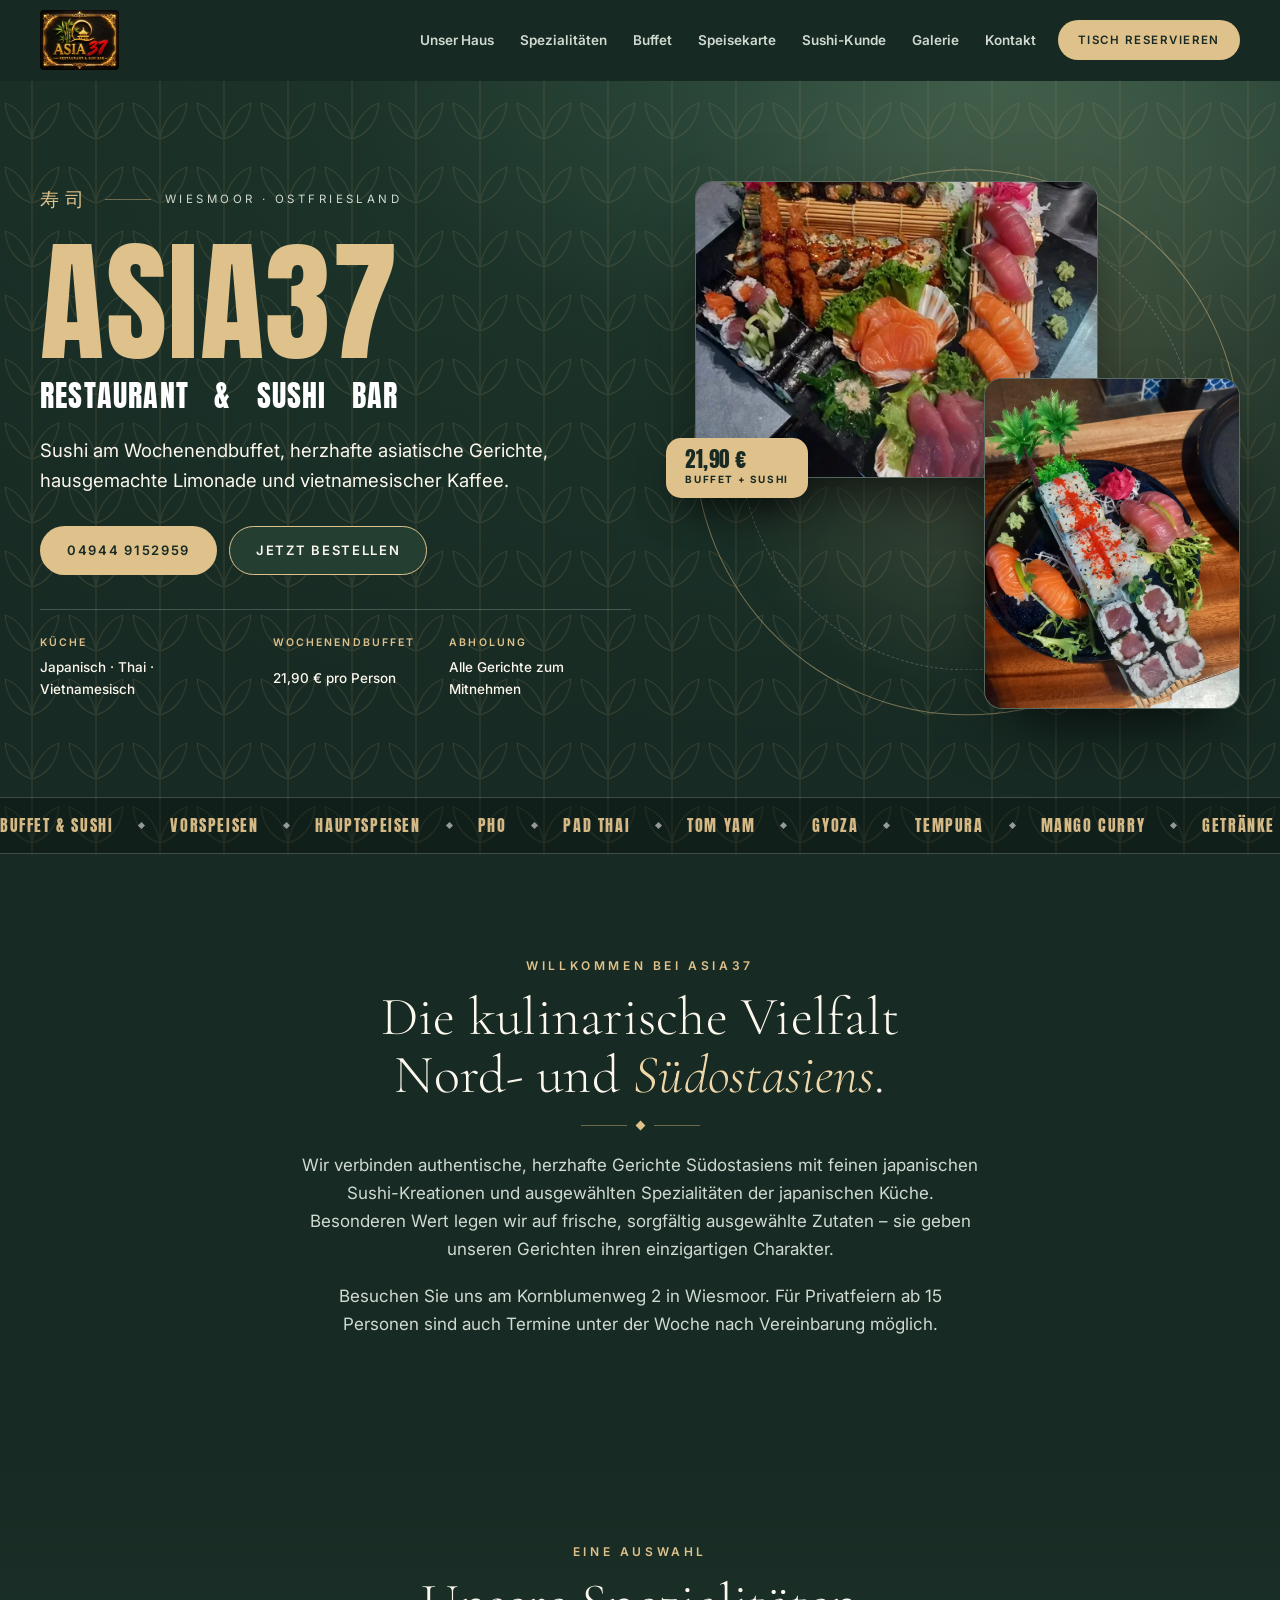
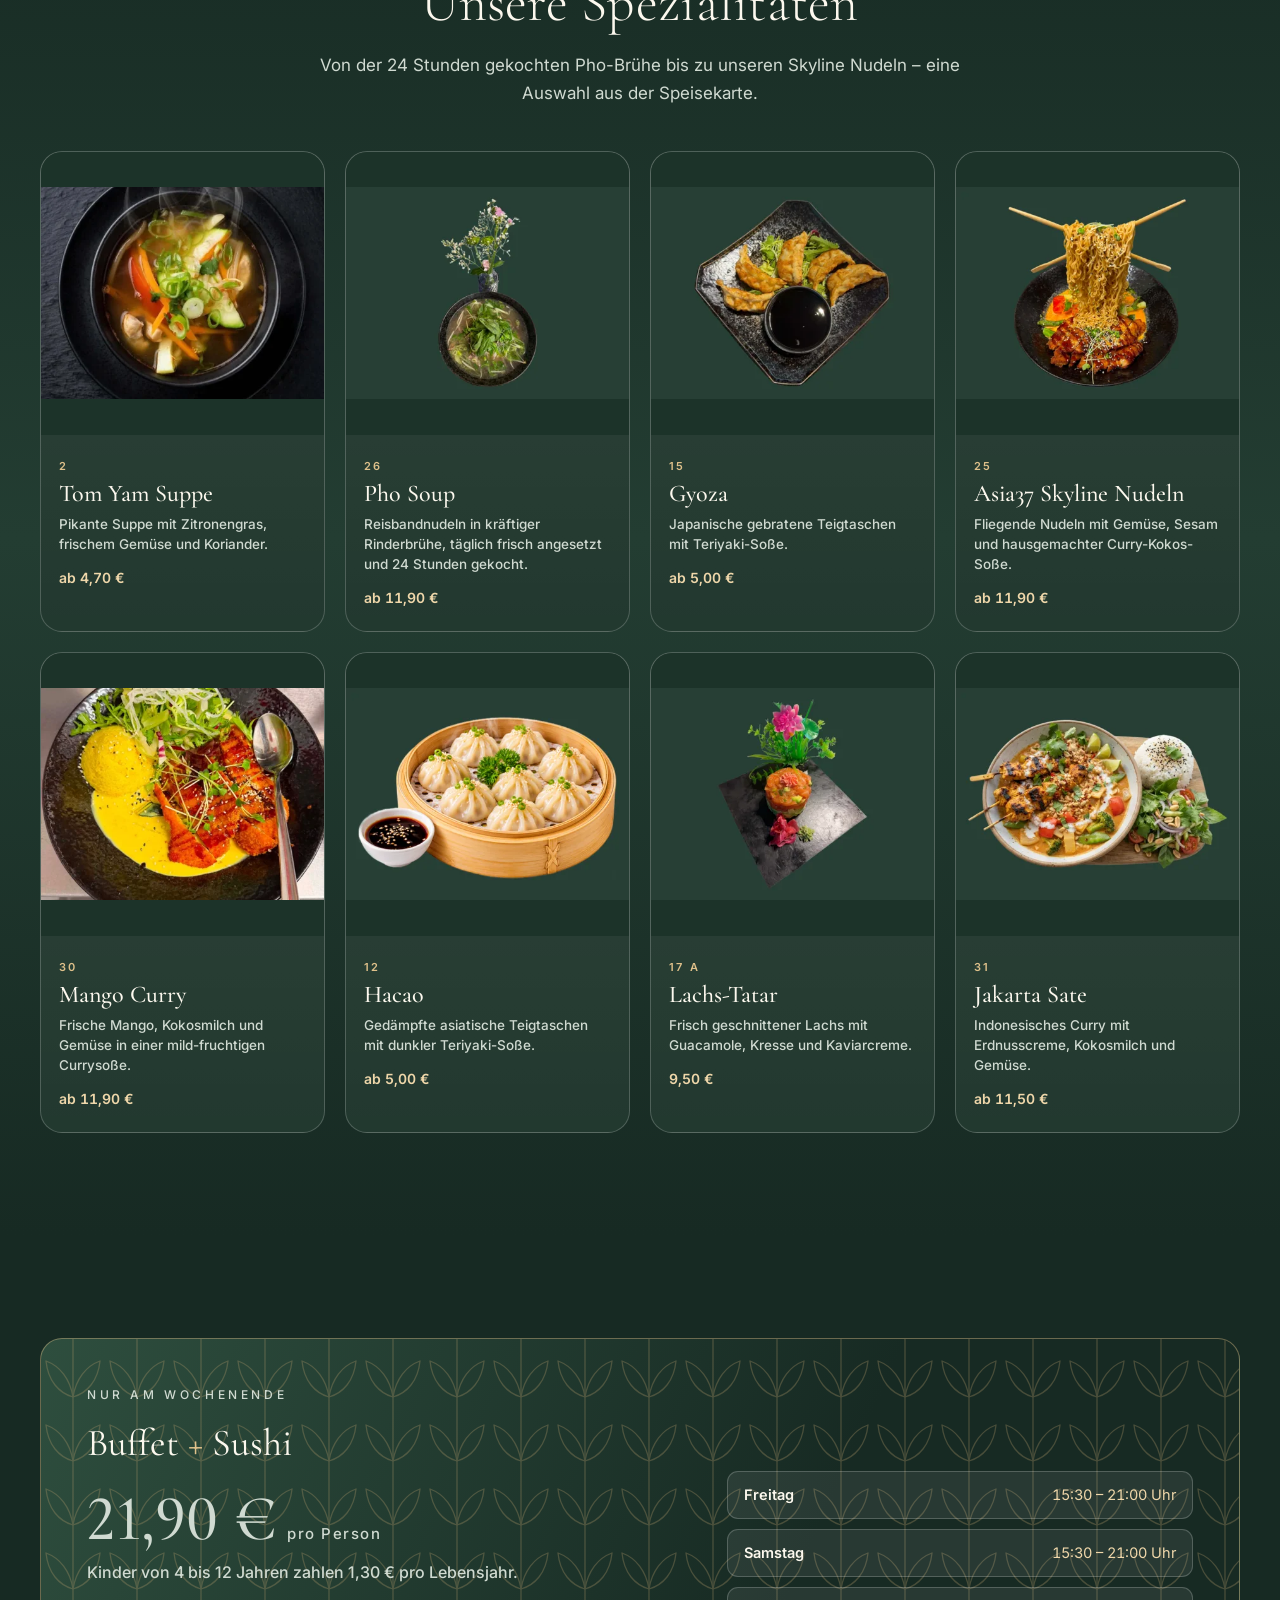
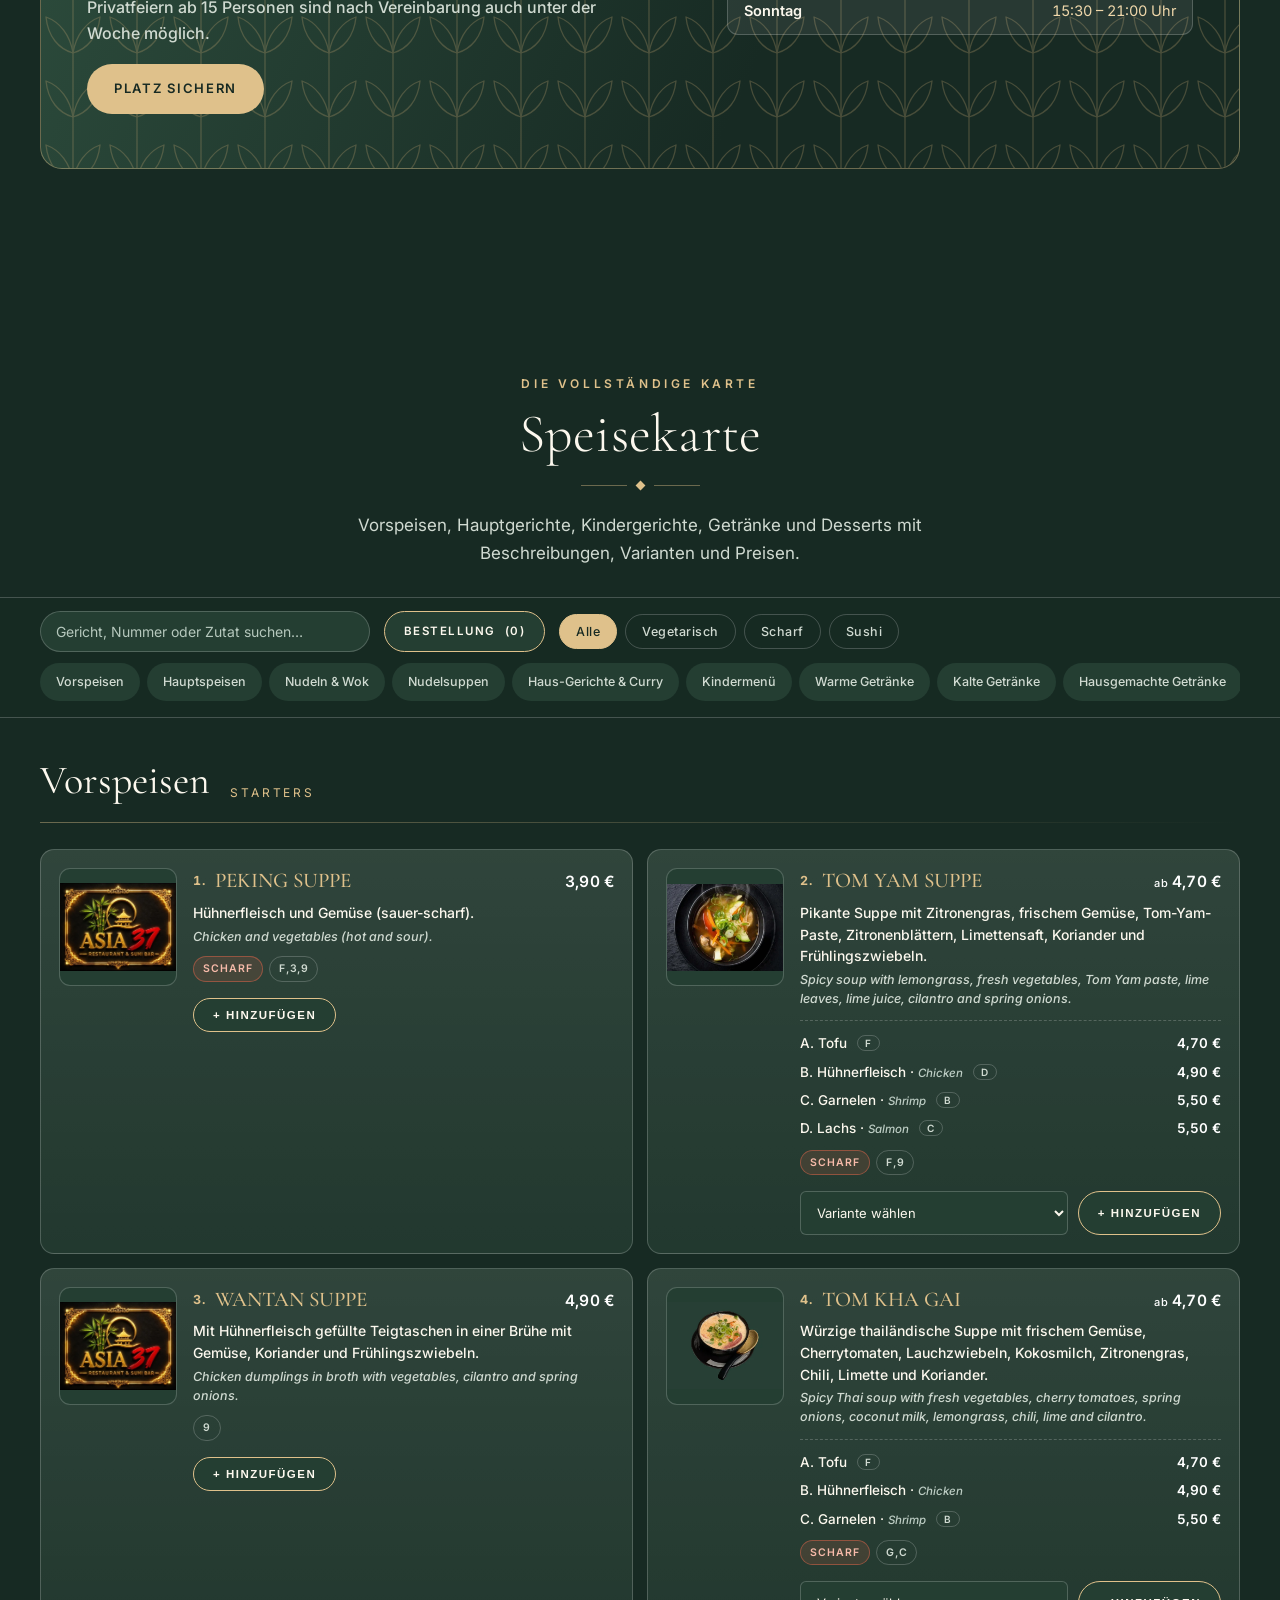
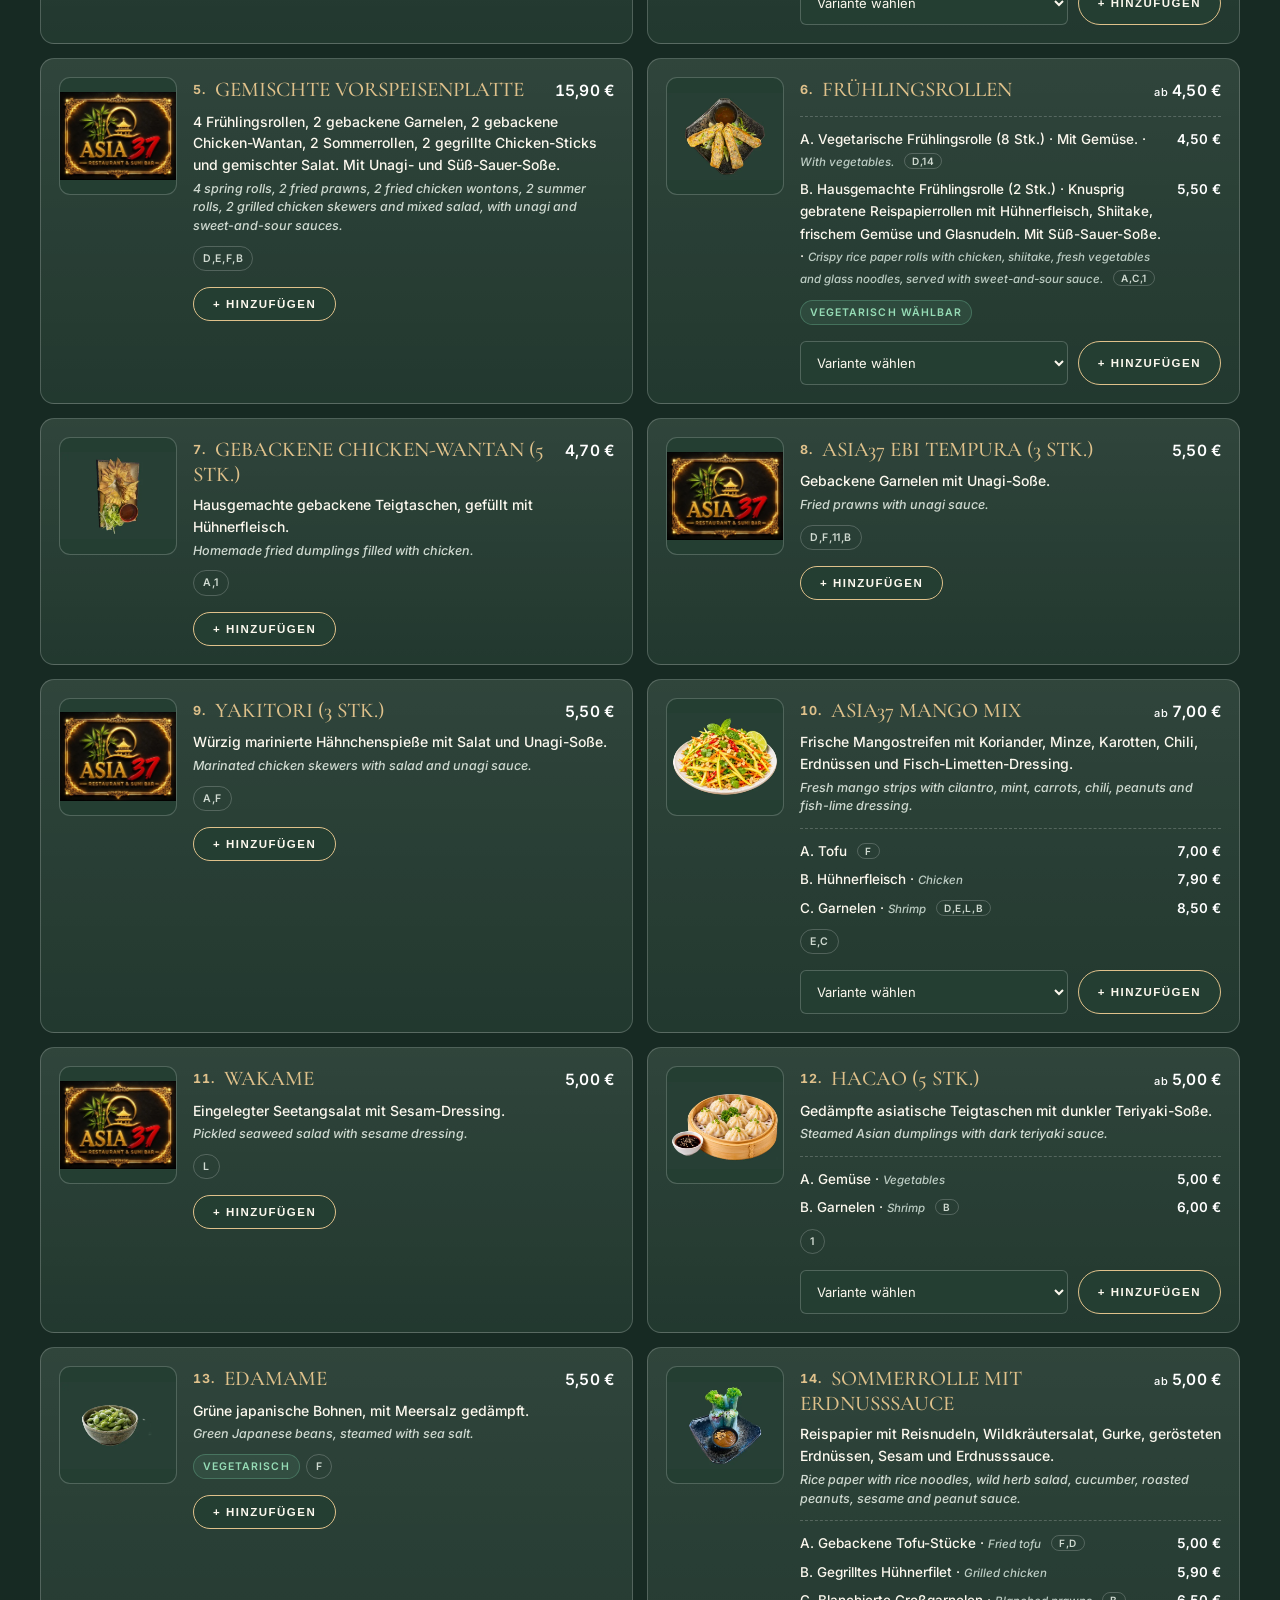
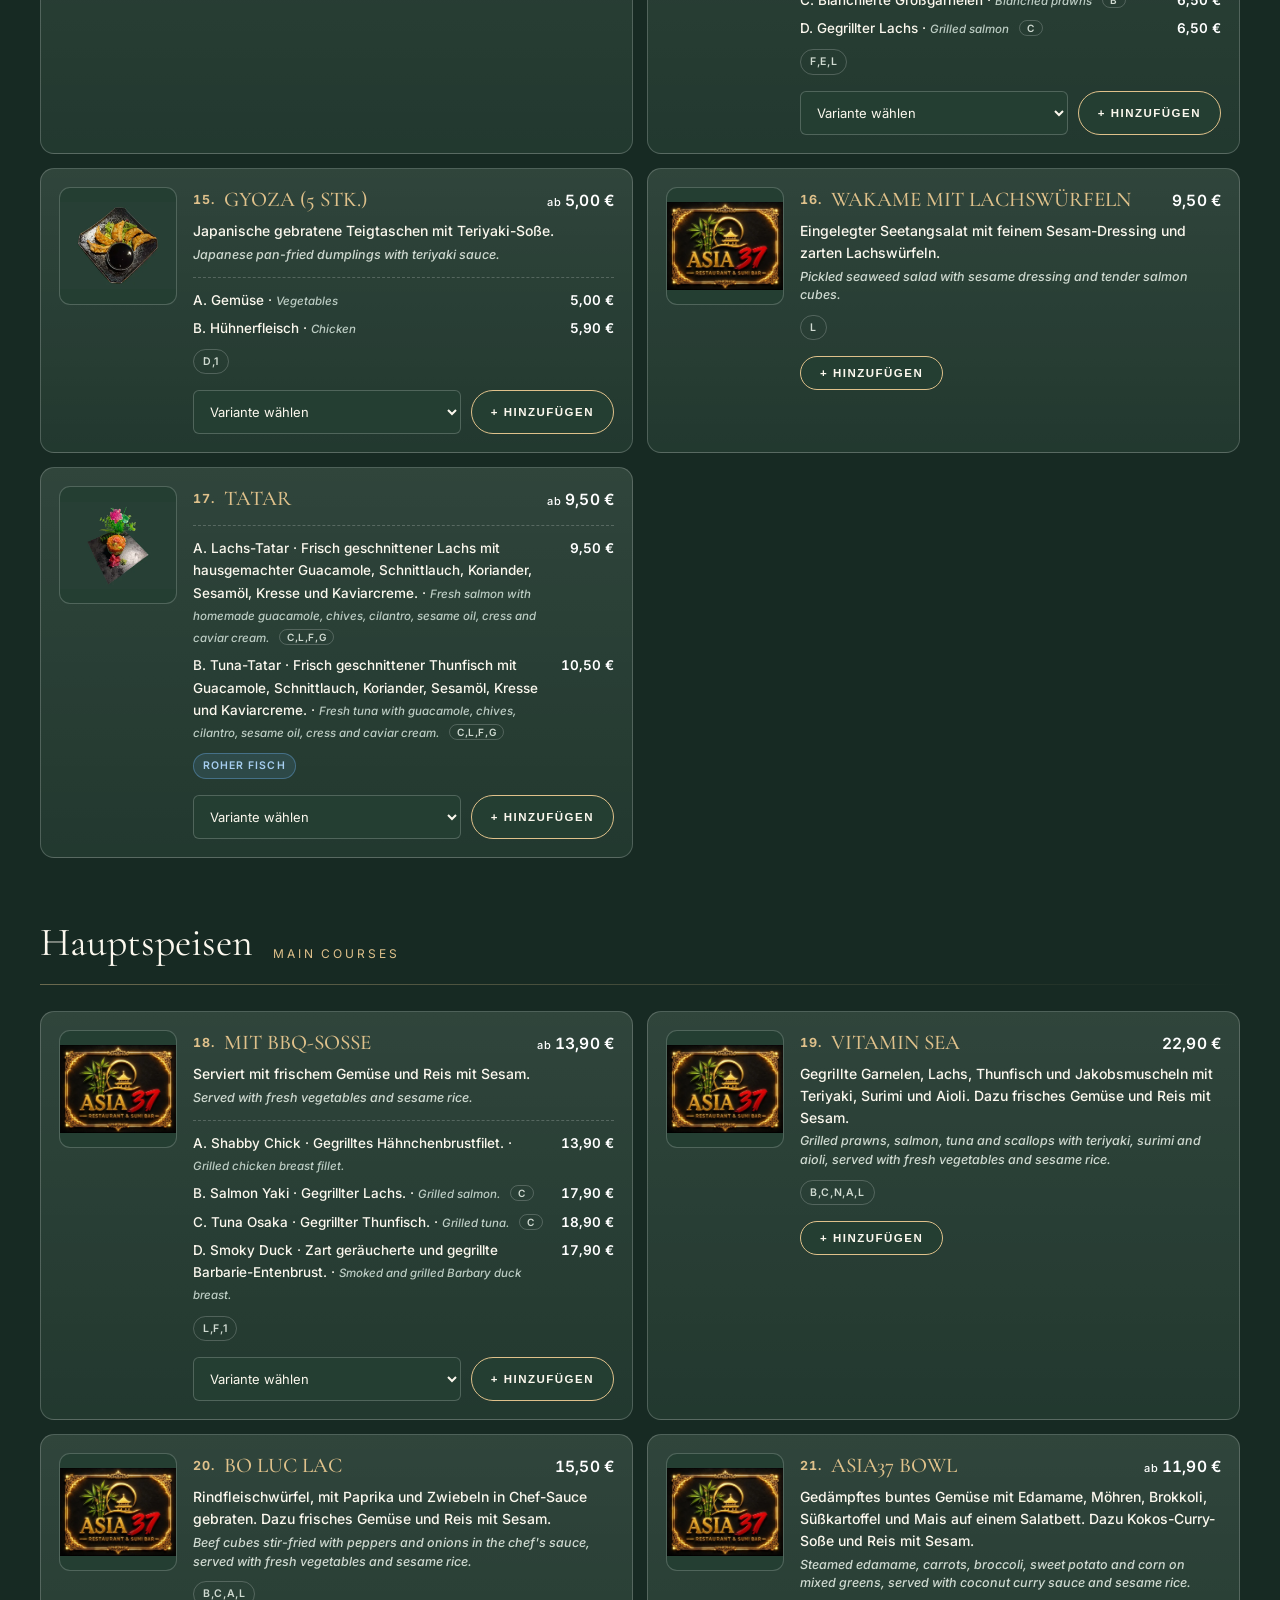
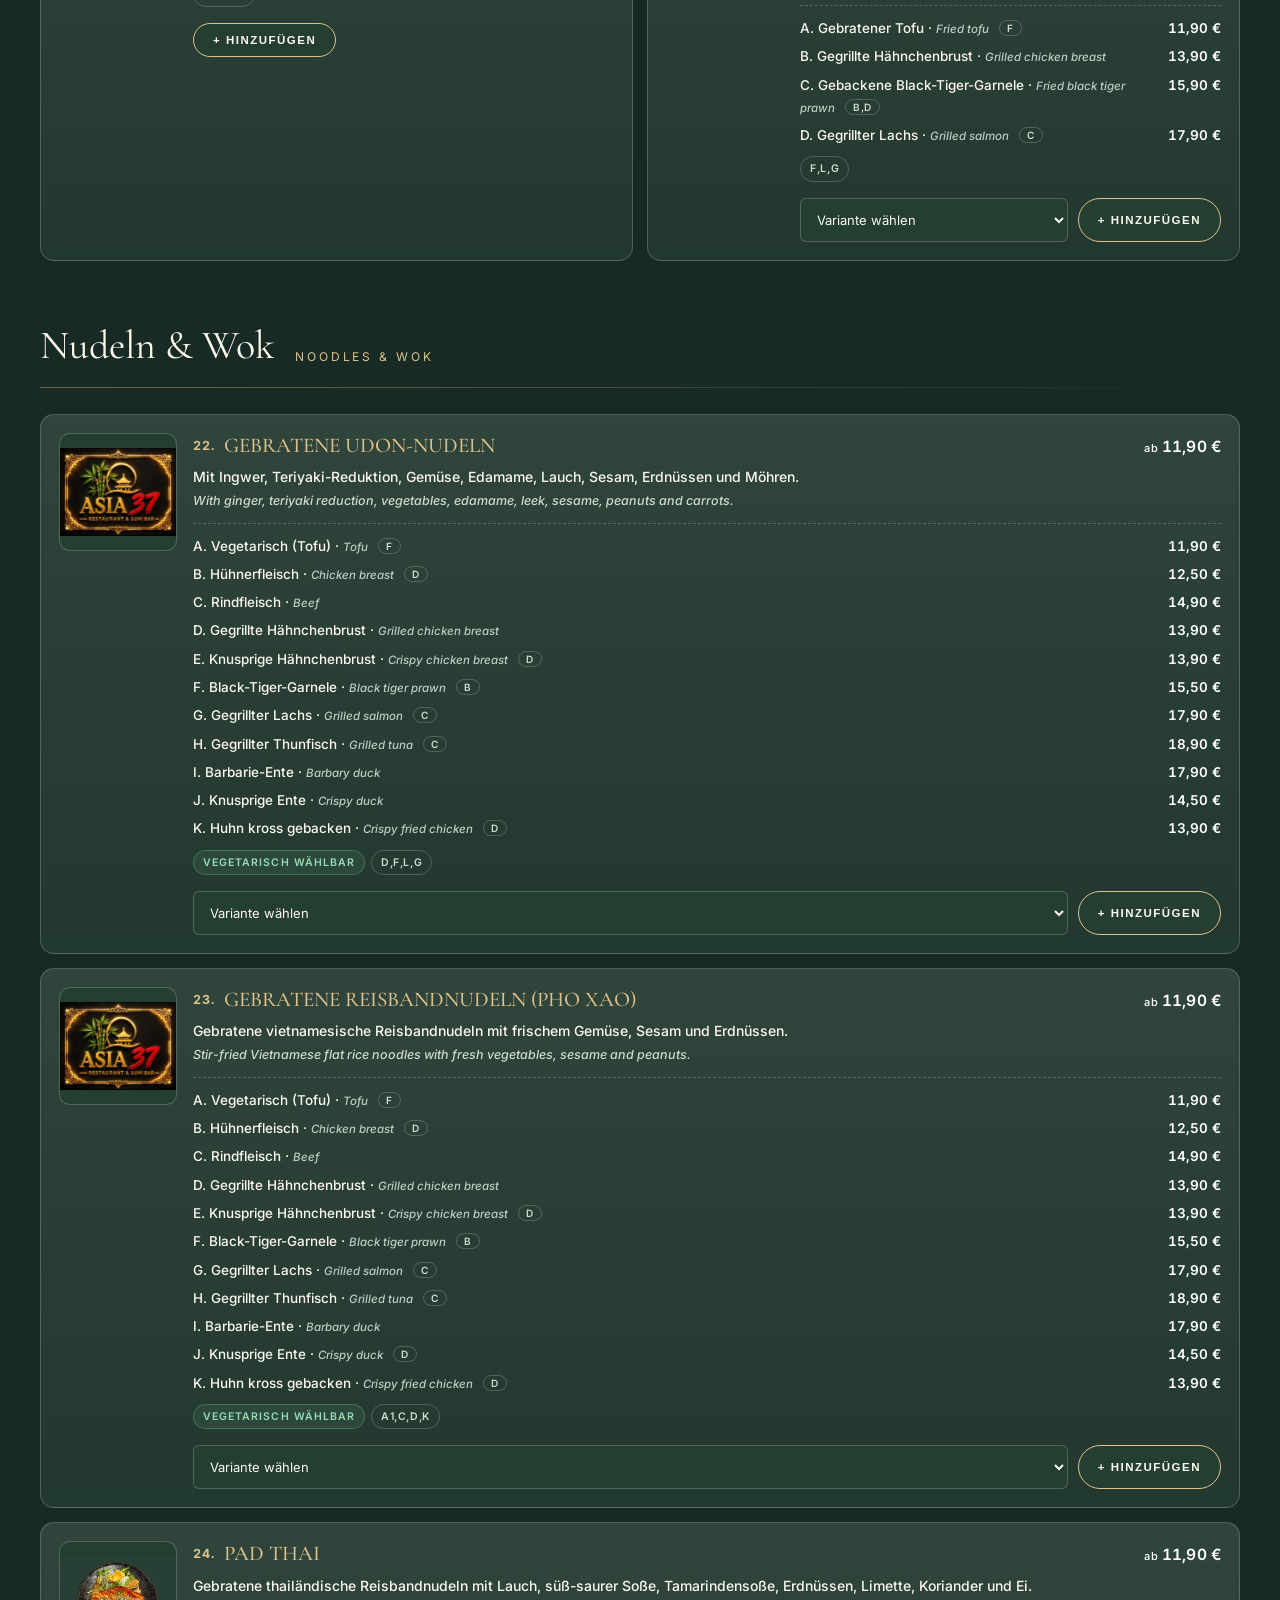
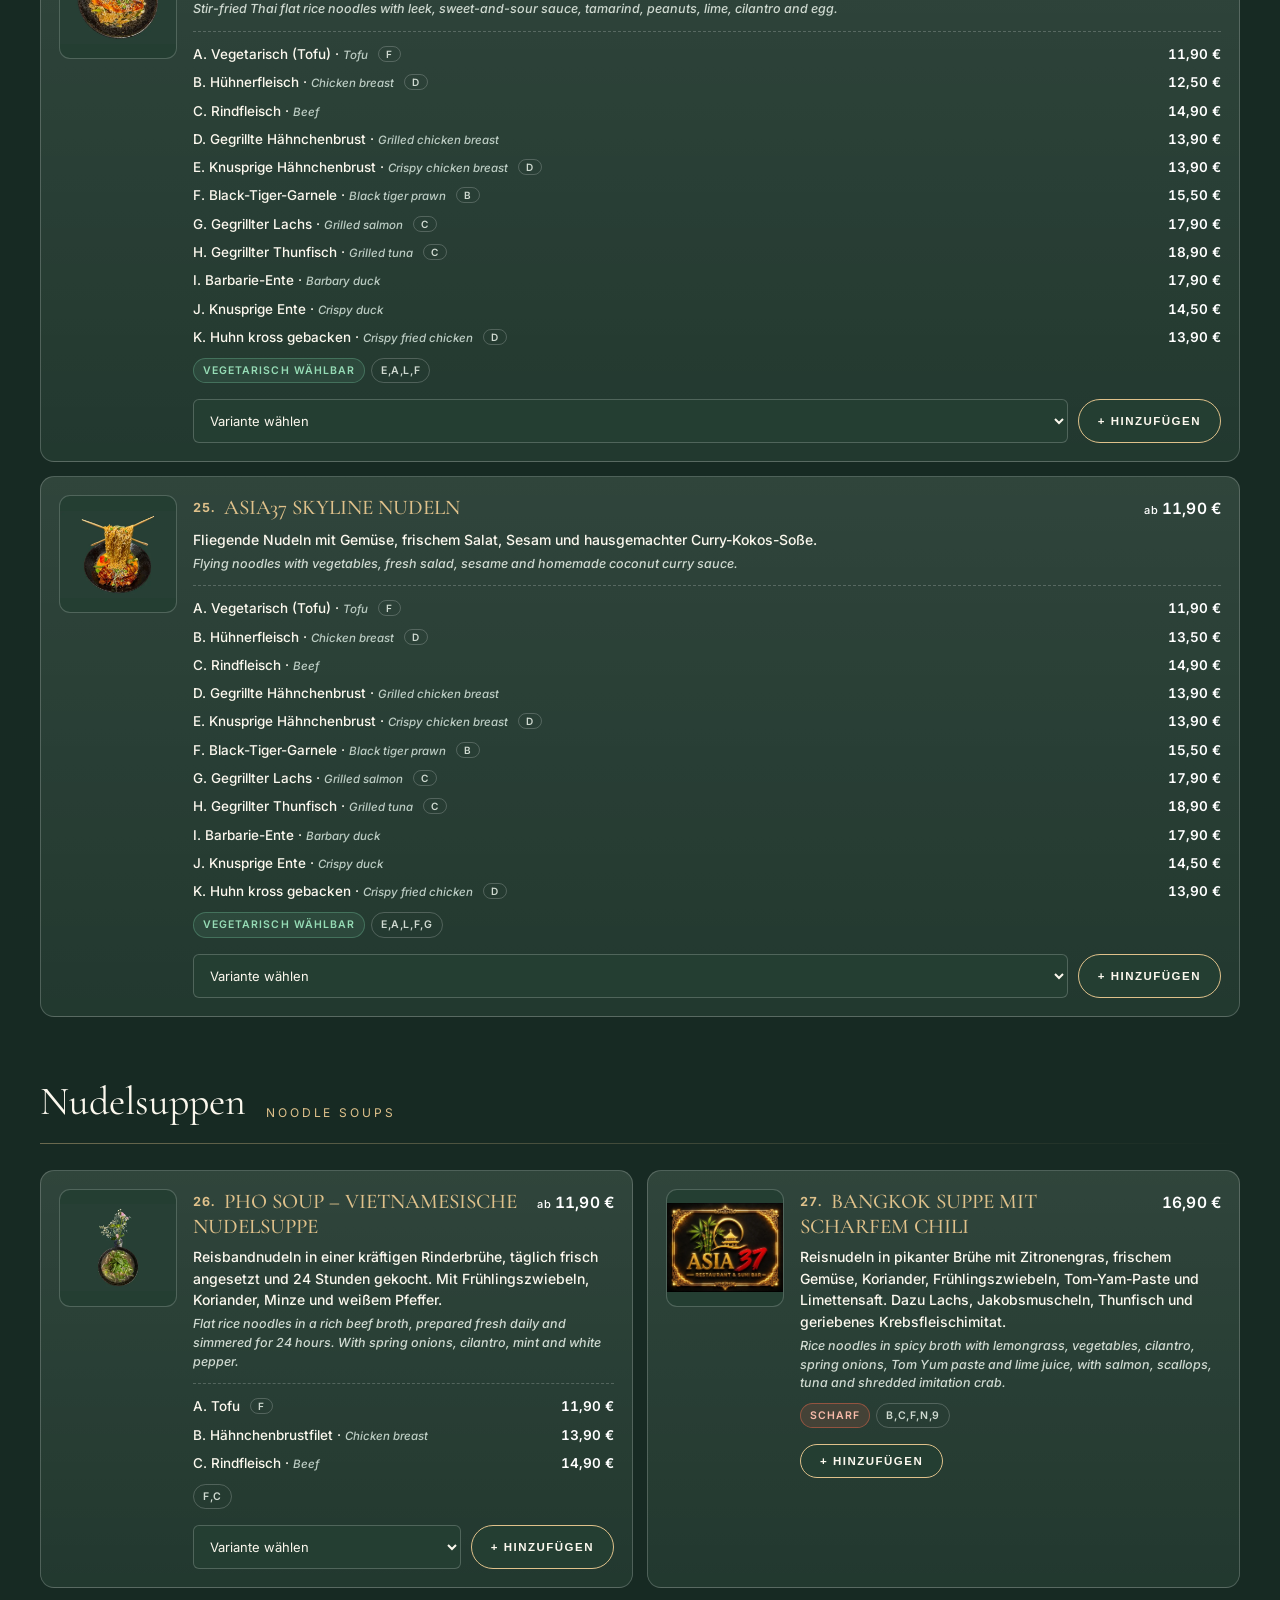
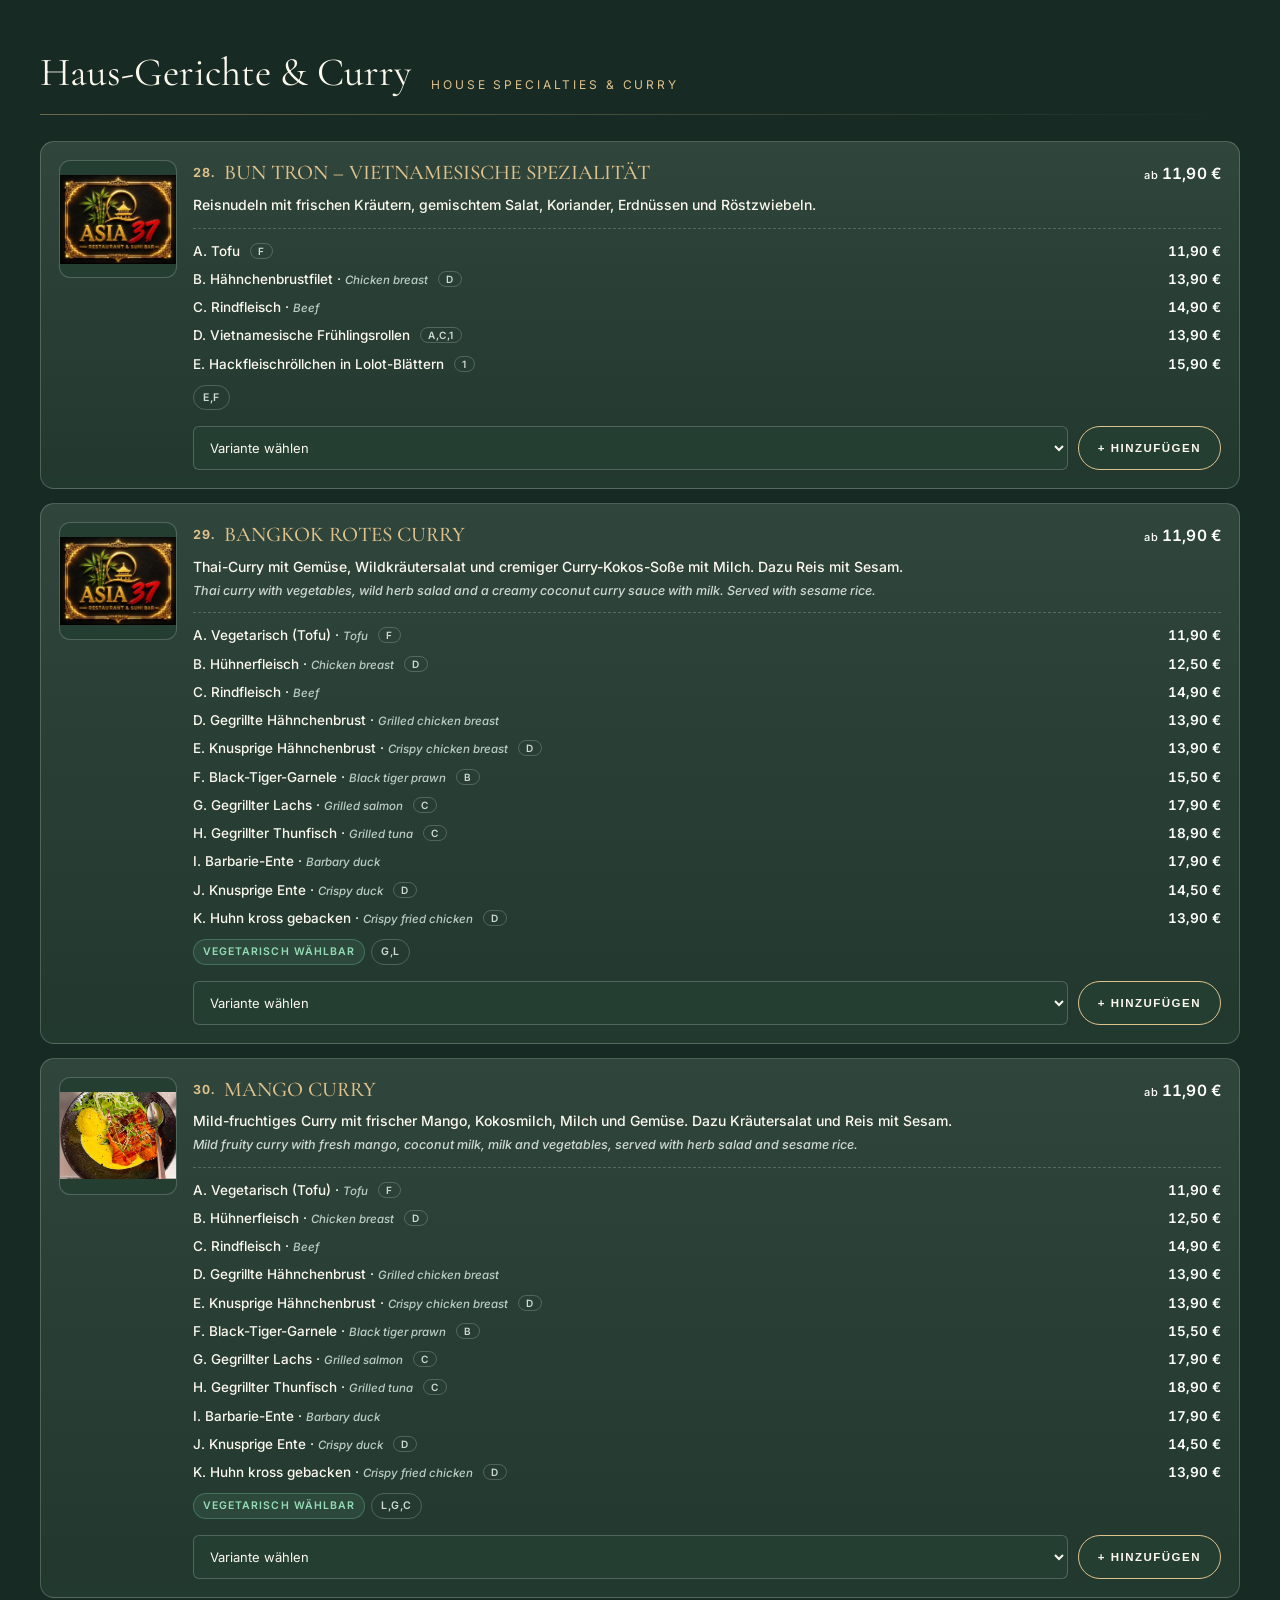
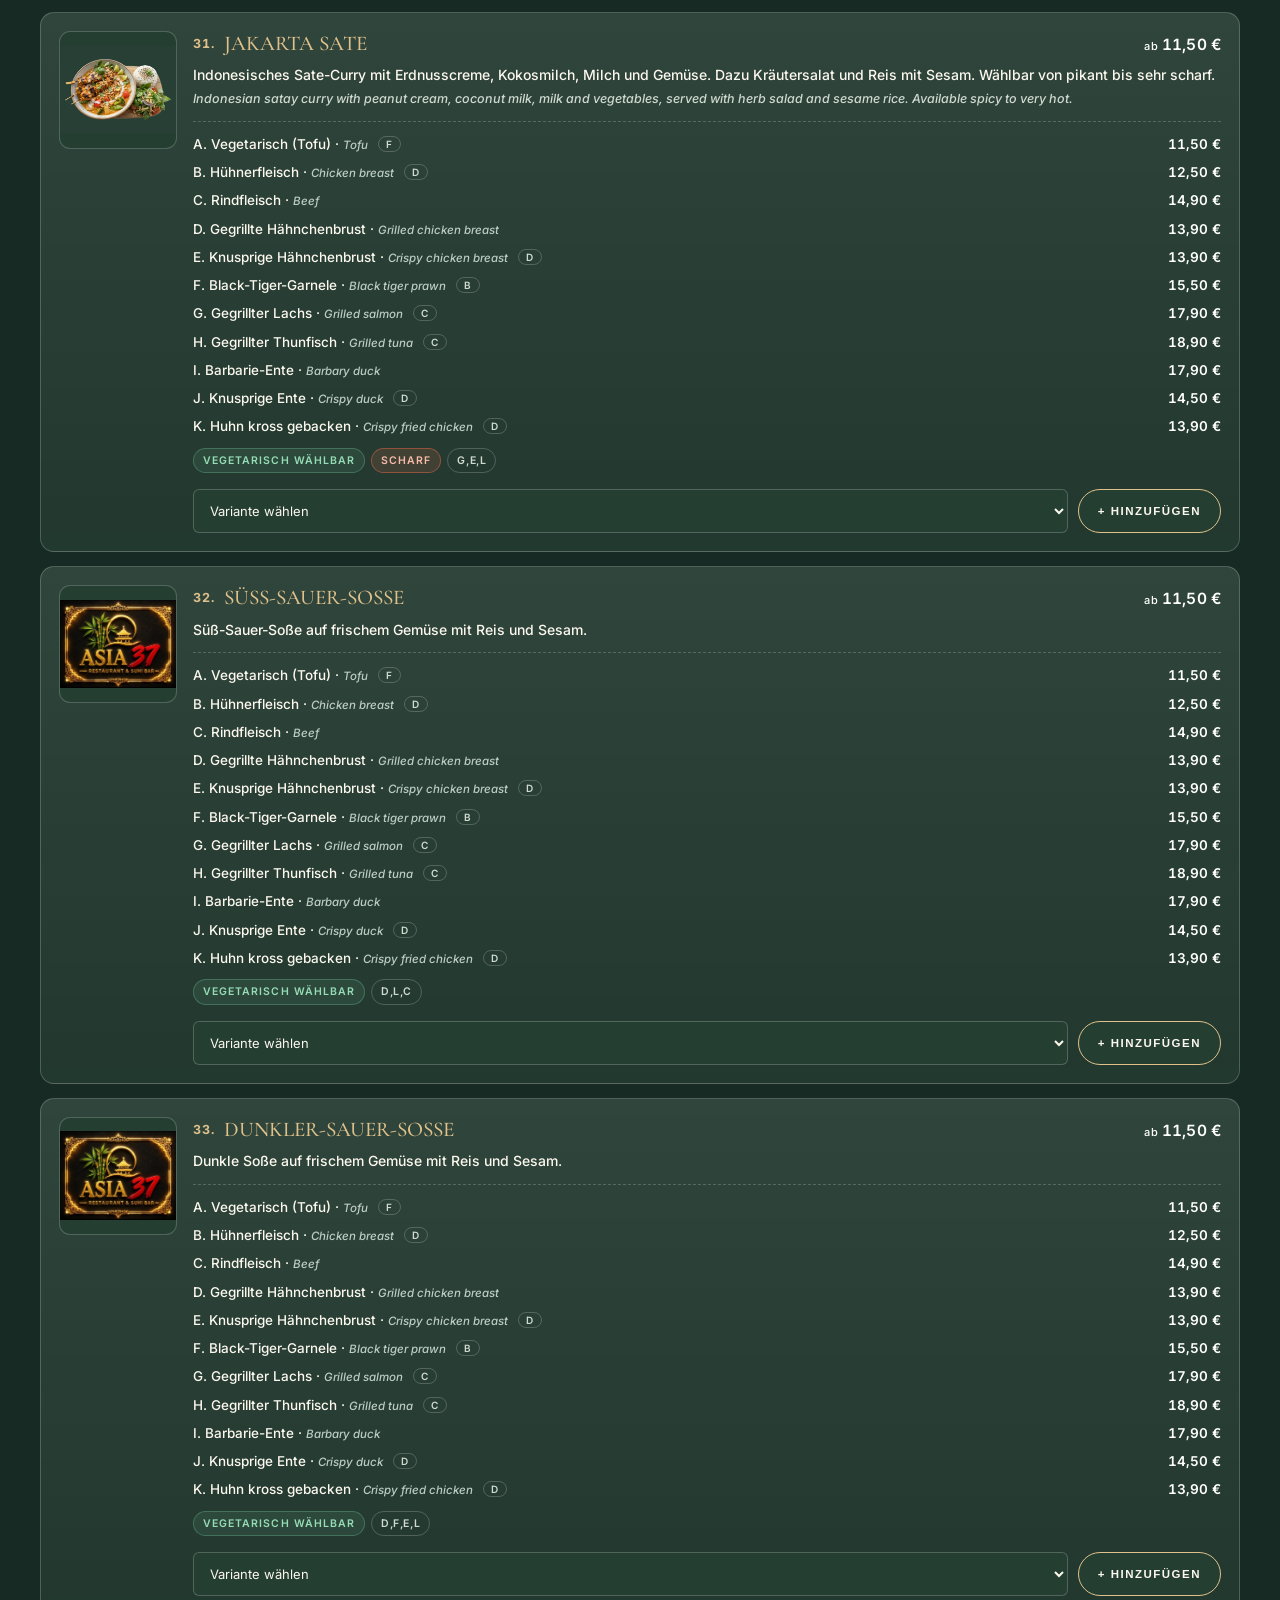
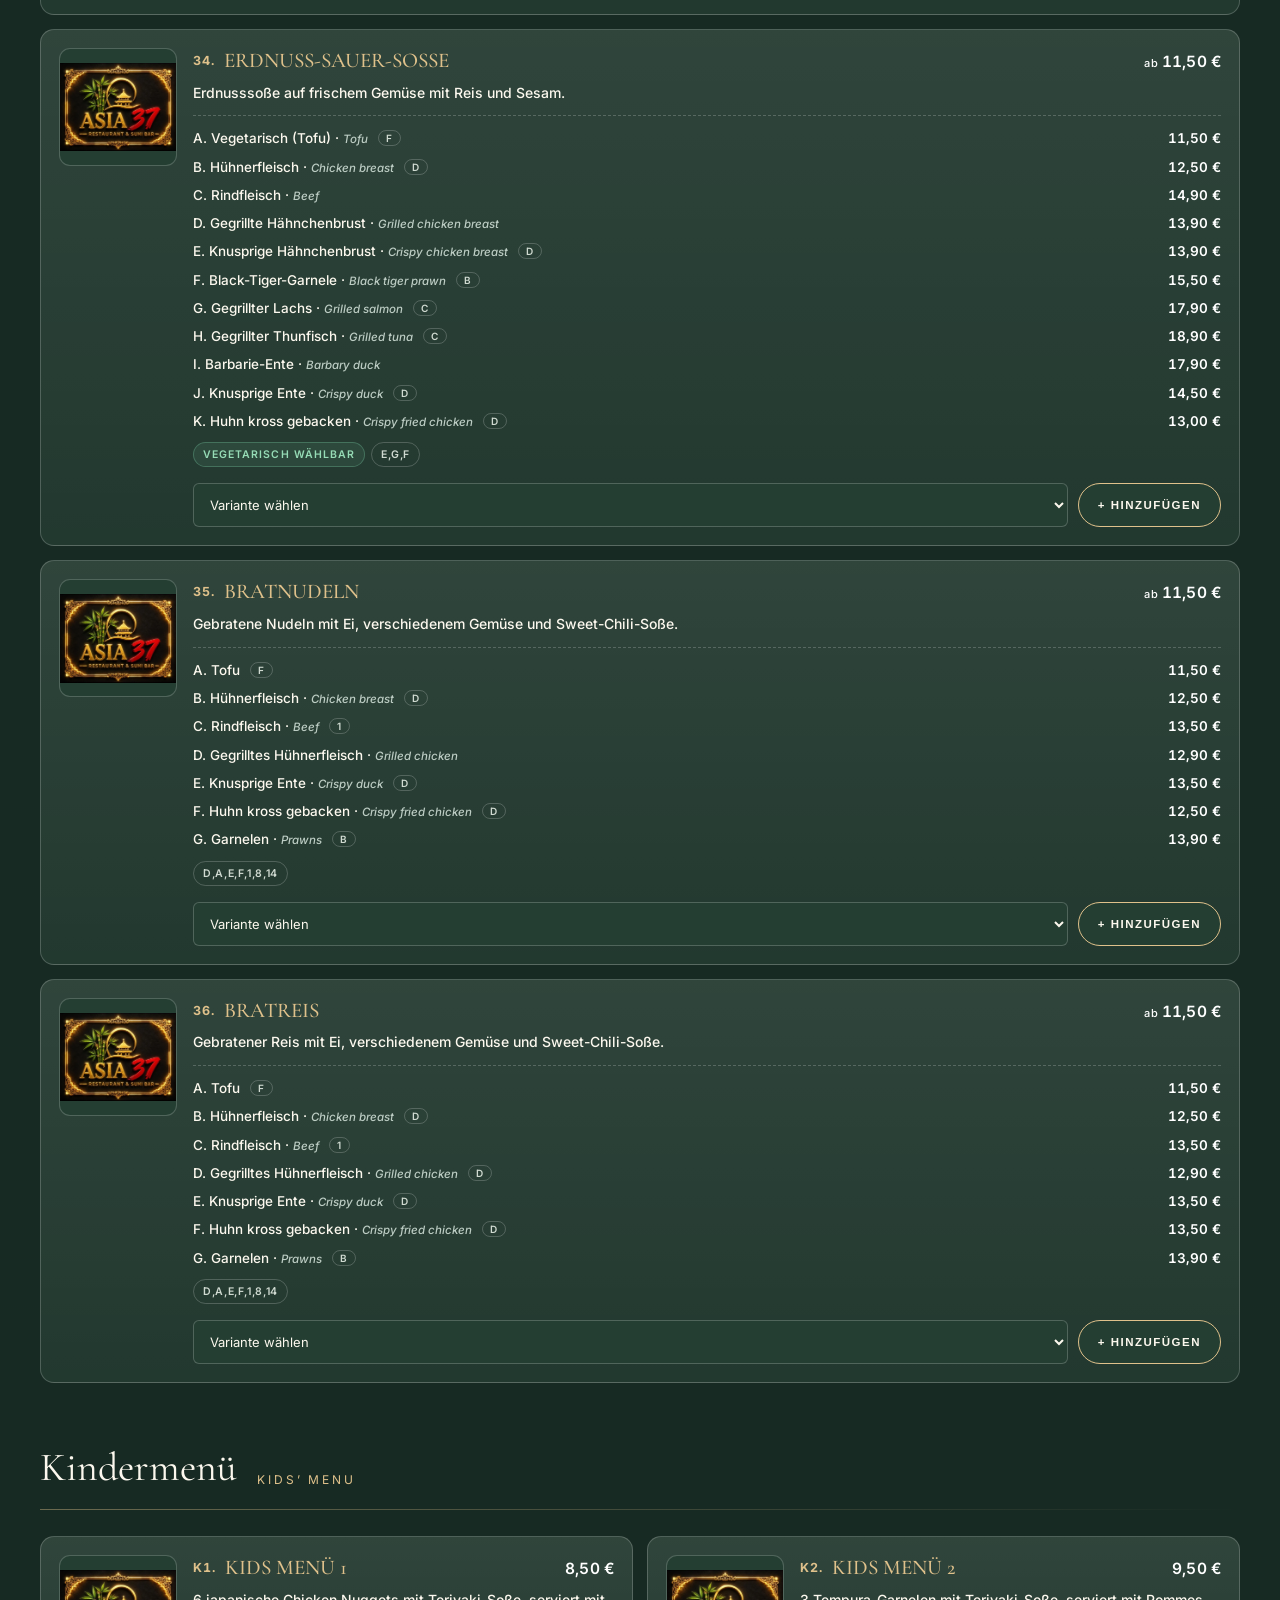
<file: menu.html>
<!doctype html>
<html lang="de">
<head>
  <meta charset="utf-8">
  <meta name="viewport" content="width=device-width, initial-scale=1">
  <title>Speisekarte · Asia37 Wiesmoor</title>
  <meta name="description" content="Speisen, Getränke, Desserts und Wochenendbuffet bei Asia37 in Wiesmoor.">
  <meta property="og:title" content="Speisekarte · Asia37 Wiesmoor">
  <meta property="og:image" content="https://hoangcaster-website.github.io/Asia-37/assets/buffet/hero-sushi.webp">
  <meta name="theme-color" content="#172a23">
  <link rel="canonical" href="https://hoangcaster-website.github.io/Asia-37/">
  <link rel="icon" href="assets/favicon.png" type="image/png">
  <link rel="stylesheet" href="assets/site.css">
  <script>
    const destination = new URL("index.html", window.location.href);
    const section = window.location.hash;
    destination.search = window.location.search;
    destination.hash = section && section !== "#main" ? section : "#speisekarte";
    window.location.replace(destination);
  </script>
</head>
<body>
  <main class="section shell center">
    <h1 class="title">Speisekarte</h1>
    <a class="btn btn--gold" href="index.html#speisekarte">Zur Speisekarte von Asia37</a>
  </main>
</body>
</html>
</file>
<file: assets/site.css>
/* ============================================================
   Asia37 · Restaurant & Sushi Bar, Wiesmoor
   ============================================================ */

:root {
  /* Dunkelstufen mit spuerbarem Abstand, damit Karten vor dem Seitengrund
     stehen statt darin zu verschwinden. */
  --ink:        #172a23;
  --ink-2:      #1c3329;
  --ink-3:      #243e32;
  --ink-4:      #2d4b3e;
  --sea:        #1c3329;
  --line:       rgba(223, 193, 139, .42);
  --line-soft:  rgba(255, 255, 255, .2);
  /* Glasiger Kartenverlauf – ersetzt flache Flaechen. */
  --card:       linear-gradient(180deg, rgba(255, 255, 255, .085), rgba(255, 255, 255, .028));

  /* Champagnergold aus der Farbpalette von Asia37. Es fuehrt die gesamte Palette,
     damit Wortmarke, Buttons und Akzente dieselbe Farbe sprechen. */
  --brand:      #dfc18b;
  --gold:       #dfc18b;
  --gold-soft:  #efd7aa;
  --coral:      #e2664a;
  --jade:       #5d9b7e;

  --cream:      #fcf8ee;
  --paper:      #f8f5ec;
  --paper-ink:  #182f27;

  --text:       #fcf8ee;
  --muted:      #d0dad1;
  --muted-2:    #bdcdc4;
  --muted-dark: #4e6157;

  --nav-h:      80px;
  --shell:      1200px;
  --r:          14px;
  --r-lg:       22px;

  --shadow:     0 24px 60px -28px rgba(0, 0, 0, .85);
  /* Goldenes Blatt-Ornament aus dem Rahmen der Speisekarte. */
  --leaf:       url("data:image/svg+xml,%3Csvg xmlns='http://www.w3.org/2000/svg' width='64' height='64' viewBox='0 0 64 64'%3E%3Cg fill='none' stroke='%23ba9e6c' stroke-width='1.3' stroke-linejoin='round'%3E%3Cpath d='M32 0v64'/%3E%3Cpath d='M32 58C18 54 7 42 5 22c14 5 24 18 27 36zM32 58c14-4 25-16 27-36-14 5-24 18-27 36z'/%3E%3C/g%3E%3C/svg%3E");

  --ease:       cubic-bezier(.22, .61, .36, 1);

  --f-display:  'Cormorant Garamond', 'Iowan Old Style', Georgia, serif;
  --f-body:     'Inter', system-ui, -apple-system, 'Segoe UI', sans-serif;
  --f-logo:     'Anton', 'Oswald', 'Haettenschweiler', 'Arial Narrow', Impact, sans-serif;
}

*, *::before, *::after { box-sizing: border-box; }

html { scroll-behavior: smooth; scroll-padding-top: calc(var(--nav-h) + 12px); }
@media (prefers-reduced-motion: reduce) { html { scroll-behavior: auto; } }

body {
  margin: 0;
  background: var(--ink);
  color: var(--text);
  font-family: var(--f-body);
  font-size: 16px;
  line-height: 1.65;
  -webkit-font-smoothing: antialiased;
  overflow-x: hidden;
}

img { max-width: 100%; display: block; }
a { color: inherit; }
.icon-sprite { position: absolute; width: 0; height: 0; overflow: hidden; }

::selection { background: var(--gold); color: #172a23; }

:focus-visible { outline: 2px solid var(--gold); outline-offset: 3px; border-radius: 6px; }

/* Bildlaufleiste im Farbklang der Seite. */
* { scrollbar-width: thin; scrollbar-color: rgba(223, 193, 139, .55) transparent; }
::-webkit-scrollbar { width: 11px; height: 11px; }
::-webkit-scrollbar-track { background: var(--ink); }
::-webkit-scrollbar-thumb {
  background: rgba(223, 193, 139, .48); border-radius: 99px;
  border: 3px solid var(--ink);
}
::-webkit-scrollbar-thumb:hover { background: rgba(223, 193, 139, .55); }

.shell { width: min(100% - 40px, var(--shell)); margin-inline: auto; }
.center { text-align: center; }
.visually-hidden {
  position: absolute; width: 1px; height: 1px; overflow: hidden;
  clip: rect(0 0 0 0); clip-path: inset(50%); white-space: nowrap;
}

/* ---------------------------------------------------------- Blatt-Ornament */
/* Dasselbe goldene Blattmuster wie auf dem Rahmen der gedruckten Karte. */
.waves {
  position: absolute; inset: 0; pointer-events: none; opacity: .16;
  background-image: var(--leaf);
  background-size: 64px 64px;
}

/* Seitliche Ornamentbaender wie der Rand der Speisekarte – nur dort, wo
   neben dem Inhalt genug Platz ist. */
@media (min-width: 1380px) {
  body::before, body::after {
    content: ''; position: fixed; top: 0; bottom: 0; width: 64px; z-index: 59;
    pointer-events: none; opacity: .55;
    background-image: var(--leaf); background-size: 64px 64px; background-repeat: repeat-y;
  }
  body::before { left: 18px; }
  body::after  { right: 18px; }
}

/* ---------------------------------------------------------- Typography bits */
.eyebrow {
  margin: 0 0 12px;
  font-size: 12px; font-weight: 600; letter-spacing: .3em; text-transform: uppercase;
  color: var(--gold);
}
.title {
  font-family: var(--f-display);
  font-weight: 300;
  font-size: clamp(30px, 4.6vw, 54px);
  line-height: 1.08;
  letter-spacing: .005em;
  margin: 0 0 18px;
  text-wrap: balance;
}
.title em { font-style: italic; color: var(--gold-soft); }
.lede { color: var(--muted); font-size: 17px; font-weight: 400; max-width: 62ch; margin: 0 auto; text-wrap: pretty; }
.center .lede { margin-inline: auto; }

.rule { display: flex; align-items: center; gap: 10px; margin: 18px 0 22px; }
.center .rule { justify-content: center; }
.rule::before, .rule::after { content: ''; height: 1px; flex: 0 0 46px; background: var(--line); }
.rule i {
  width: 7px; height: 7px; transform: rotate(45deg);
  background: var(--gold); display: block;
}

/* ---------------------------------------------------------- Buttons */
.btn {
  display: inline-flex; align-items: center; justify-content: center; gap: 9px;
  padding: 13px 26px; border-radius: 999px;
  font-size: 13px; font-weight: 600; letter-spacing: .13em; text-transform: uppercase;
  text-decoration: none; border: 1px solid transparent; cursor: pointer;
  transition: transform .25s var(--ease), background-color .25s, color .25s, border-color .25s;
  white-space: nowrap;
}
.btn--gold { background: var(--gold); color: #172a23; }
.btn--gold:hover { background: var(--gold-soft); transform: translateY(-2px); }
.btn--ghost { background: var(--ink-3); border-color: var(--gold); color: var(--cream); }
.btn--ghost:hover:not(:disabled) { background: var(--gold); border-color: var(--gold); color: #172a23; transform: translateY(-2px); }
.btn--sm { padding: 10px 19px; font-size: 11.5px; }
.btn--dark { background: var(--paper-ink); color: var(--cream); }
.btn--dark:hover { background: #305c49; transform: translateY(-2px); }

/* ---------------------------------------------------------- Navigation */
.nav {
  position: sticky; top: 0; z-index: 60;
  background: rgba(23, 42, 35, .9);
  backdrop-filter: blur(14px); -webkit-backdrop-filter: blur(14px);
  border-bottom: 1px solid transparent;
  transition: border-color .3s, background-color .3s;
}
.nav.is-stuck { border-bottom-color: var(--line-soft); background: rgba(23, 42, 35, .97); }
.nav__inner {
  width: min(100% - 40px, var(--shell)); margin-inline: auto;
  display: flex; align-items: center; gap: 22px; height: var(--nav-h);
}
/* ---------------------------------------------------------- Wortmarke
   Nachbau des Restaurant-Logos: schwere Schmalschrift, goldener Schriftzug,
   weisse Unterzeile. Die Unterzeile wird per Blocksatz auf exakt die
   Breite des Namens gezogen – wie im Original. Alles haengt an --wm,
   eine Groessenangabe genuegt also pro Einsatzort. */
.wordmark {
  display: inline-flex; flex-direction: column; align-items: stretch;
  line-height: 1; text-decoration: none;
}
.wordmark__name {
  font-family: var(--f-logo); font-weight: 400;
  font-size: var(--wm); letter-spacing: .012em;
  text-transform: uppercase; white-space: nowrap;
  color: var(--brand);
}
.wordmark__sub {
  font-family: var(--f-logo); font-weight: 400;
  font-size: calc(var(--wm) * .228); letter-spacing: .04em;
  margin-top: calc(var(--wm) * .1);
  text-transform: uppercase; color: #fff;
  text-align: justify; text-align-last: justify;
}

.brand { display: flex; align-items: center; text-decoration: none; margin-right: auto; }
.brand .wordmark { --wm: 40px; }
.brand:hover .wordmark__name { color: var(--gold-soft); }
.wordmark__name, .wordmark__sub { transition: color .25s; }

.nav__links { display: flex; gap: 26px; }
.nav__links a {
  text-decoration: none; font-size: 13.5px; font-weight: 600; color: var(--muted);
  position: relative; padding: 4px 0; transition: color .2s;
}
.nav__links a::after {
  content: ''; position: absolute; left: 0; right: 100%; bottom: 0; height: 1px;
  background: var(--gold); transition: right .3s var(--ease);
}
.nav__links a:hover { color: var(--text); }
.nav__links a:hover::after { right: 0; }

.burger {
  display: none; width: 42px; height: 42px; border: 1px solid var(--line-soft);
  border-radius: 11px; background: none; cursor: pointer; position: relative;
}
.burger span, .burger::before, .burger::after {
  content: ''; position: absolute; left: 11px; right: 11px; height: 1.5px;
  background: var(--text); transition: transform .3s var(--ease), opacity .2s;
}
.burger::before { top: 14px; }
.burger span { top: 20px; }
.burger::after { top: 26px; }
.burger[aria-expanded='true']::before { transform: translateY(6px) rotate(45deg); }
.burger[aria-expanded='true'] span { opacity: 0; }
.burger[aria-expanded='true']::after { transform: translateY(-6px) rotate(-45deg); }

/* ---------------------------------------------------------- Hero */
.hero { position: relative; overflow: hidden; background: radial-gradient(120% 90% at 78% 0%, #355746 0%, #1c3329 42%, var(--ink) 100%); }
/* Warmer Lichtkegel oben rechts – setzt die Bildgruppe in Szene. */
.hero__glow {
  position: absolute; z-index: 1; pointer-events: none;
  width: min(820px, 78vw); aspect-ratio: 1; border-radius: 50%;
  right: -14%; top: -22%;
  background: radial-gradient(circle, rgba(223, 193, 139, .17), rgba(223, 193, 139, 0) 68%);
}
.hero__grid {
  position: relative; z-index: 2;
  display: grid; grid-template-columns: 1.04fr .96fr;
  gap: clamp(34px, 5vw, 68px); align-items: center;
  padding: clamp(46px, 6.5vw, 92px) 0 clamp(46px, 6vw, 80px);
}

.hero__kicker {
  display: flex; align-items: center; gap: 14px; margin: 0 0 20px;
  font-size: 11.5px; letter-spacing: .3em; text-transform: uppercase; color: var(--muted);
}
.hero__kicker span {
  font-family: var(--f-display); font-size: 19px; letter-spacing: .34em;
  color: var(--gold); text-transform: none;
}
.hero__kicker i { display: block; flex: none; width: 46px; height: 1px; background: var(--line); }

.hero h1 { margin: 0 0 24px; }
.hero h1 .wordmark { --wm: clamp(56px, 10.6vw, 132px); }

.hero__lead {
  color: #fcf8ee; font-size: clamp(16px, 1.45vw, 18.5px);
  max-width: 44ch; margin: 0 0 30px;
}
.hero__cta { display: flex; flex-wrap: wrap; gap: 12px; margin-bottom: 34px; }

.hero__facts {
  list-style: none; margin: 0; padding: 24px 0 0;
  border-top: 1px solid var(--line-soft);
  display: grid; grid-template-columns: repeat(3, auto);
  gap: 18px 34px; justify-content: start;
}
.hero__facts li { display: grid; gap: 4px; }
.hero__facts b {
  font-size: 10.5px; letter-spacing: .2em; text-transform: uppercase;
  color: var(--gold); font-weight: 600;
}
.hero__facts span { font-size: 13.5px; font-weight: 500; color: #fcf8ee; }

/* Bildgruppe: zwei versetzte Karten vor einem Ring. Beide Bilder laufen in
   ihrer echten Hoehe (height:auto), es wird also nichts beschnitten. */
.hero__art { position: relative; aspect-ratio: 1 / 1.02; }
/* Aufgehende Sonne: echter Kreis (aspect-ratio), nicht die Ellipse, die ein
   prozentualer inset auf einem nicht-quadratischen Kasten ergeben wuerde. */
.hero__ring {
  position: absolute; left: 50%; top: 50%; transform: translate(-50%, -50%);
  width: 100%; aspect-ratio: 1 / 1; border-radius: 50%;
  border: 1px solid rgba(223, 193, 139, .48);
  background: radial-gradient(circle, rgba(223, 193, 139, .09), rgba(223, 193, 139, 0) 68%);
}
.hero__ring::after {
  content: ''; position: absolute; inset: 8%; border-radius: 50%;
  border: 1px dashed rgba(255, 255, 255, .22);
}

/* Karte A und Preis-Plakette bilden eine Einheit, damit die Plakette auf
   jeder Breite an derselben Ecke des Fotos klebt. */
.hero__stack { position: absolute; width: 74%; left: 0; top: 3%; }
.hero__card {
  margin: 0; border-radius: 18px; overflow: hidden;
  border: 1px solid rgba(255, 255, 255, .26);
  box-shadow: 0 30px 70px -26px rgba(0, 0, 0, .92);
  background: var(--ink-2);
  transition: transform .6s var(--ease);
}
.hero__card img { width: 100%; height: auto; }
.hero__card--b { position: absolute; width: 47%; right: 0; bottom: 2%; }
.hero__art:hover .hero__stack { transform: translateY(-6px); }
.hero__art:hover .hero__card--b { transform: translateY(6px); }
.hero__stack { transition: transform .6s var(--ease); }

.hero__badge {
  position: absolute; left: -7%; bottom: -20px; z-index: 3;
  display: grid; gap: 1px; padding: 11px 19px; border-radius: 15px;
  background: var(--gold); color: #172a23;
  box-shadow: 0 18px 40px -14px rgba(0, 0, 0, .85);
}
.hero__badge b {
  font-family: var(--f-logo); font-weight: 400; font-size: 21px;
  letter-spacing: .02em; line-height: 1;
}
.hero__badge span {
  font-size: 10px; font-weight: 700; letter-spacing: .16em;
  text-transform: uppercase; opacity: 1;
}

/* ---------------------------------------------------------- Laufband */
.marquee {
  position: relative; z-index: 2; overflow: hidden;
  border-top: 1px solid var(--line-soft); border-bottom: 1px solid var(--line-soft);
  background: rgba(0, 0, 0, .26); padding: 14px 0;
}
.marquee__track { display: flex; width: max-content; animation: marquee 48s linear infinite; }
.marquee__group { display: flex; align-items: center; gap: 26px; padding-right: 26px; }
.marquee__group > span {
  font-family: var(--f-logo); font-weight: 400; font-size: 16px;
  letter-spacing: .1em; text-transform: uppercase;
  color: rgba(223, 193, 139, .95); white-space: nowrap;
}
.marquee__group > i {
  flex: none; width: 5px; height: 5px; transform: rotate(45deg);
  background: rgba(255, 255, 255, .55);
}
@keyframes marquee { to { transform: translateX(-50%); } }
@media (prefers-reduced-motion: reduce) { .marquee__track { animation: none; } }

/* ---------------------------------------------------------- Sections */
.section { padding: clamp(64px, 8vw, 106px) 0; position: relative; }
.section--sea { background: linear-gradient(180deg, var(--ink) 0%, #233d32 50%, var(--ink) 100%); }
.section--paper {
  background: var(--ink-2);
  border-top: 1px solid var(--line); border-bottom: 1px solid var(--line);
}

/* ---------------------------------------------------------- Signature dishes */
.sig-head { display: grid; gap: 18px; margin-bottom: 44px; }
.sig-grid {
  display: grid; grid-template-columns: repeat(4, 1fr); gap: 20px;
}
.sig {
  margin: 0; position: relative; border-radius: var(--r-lg); overflow: hidden;
  background: var(--card); background-color: var(--ink-2);
  border: 1px solid var(--line-soft);
  text-decoration: none; color: inherit; display: block;
  transition: transform .4s var(--ease), border-color .3s, box-shadow .4s var(--ease);
}
.sig:hover {
  transform: translateY(-5px); border-color: var(--line);
  box-shadow: 0 26px 50px -28px rgba(0, 0, 0, .95);
}
.sig:hover .sig__body h3 { color: var(--gold-soft); }
.sig__body h3 { transition: color .3s; }
/* Quadratischer Rahmen, Bild per contain vollstaendig darin – nichts wird
   abgeschnitten. Die Fotos sind ueberwiegend nahezu quadratisch, die Raender
   bleiben deshalb schmal und liegen auf der Kartenfarbe. */
.sig__img { aspect-ratio: 1 / 1; overflow: hidden; background: var(--ink-2); }
.sig__img img {
  width: 100%; height: 100%; object-fit: contain;
  transition: transform .8s var(--ease);
}
.sig:hover .sig__img img { transform: scale(1.04); }
.sig__body { padding: 16px 18px 20px; }
.sig__no {
  font-size: 11px; letter-spacing: .22em; color: var(--gold); font-weight: 600;
}
.sig__body h3 {
  font-family: var(--f-display); font-size: 24px; font-weight: 500;
  margin: 3px 0 6px; line-height: 1.15;
}
.sig__body p { margin: 0; font-size: 13.5px; font-weight: 500; color: var(--muted); line-height: 1.5; }
.sig__price {
  display: inline-block; margin-top: 12px; font-size: 14px; font-weight: 600;
  color: var(--gold-soft); font-variant-numeric: tabular-nums;
}

/* ---------------------------------------------------------- Buffet banner */
.buffet {
  position: relative; overflow: hidden; border-radius: var(--r-lg);
  border: 1px solid var(--line);
  background: linear-gradient(115deg, #2e4e3e, #172a23 62%);
  padding: clamp(28px, 4vw, 46px);
  display: grid; grid-template-columns: 1.3fr 1fr; gap: 34px; align-items: center;
}
.buffet__price {
  display: flex; align-items: baseline; gap: 10px; margin: 0 0 6px;
  font-family: var(--f-display); font-size: clamp(42px, 6vw, 64px); color: var(--gold);
  line-height: 1;
  /* Versalziffern: die Mediaevalziffern der Serife lesen sich bei Preisen unruhig. */
  font-variant-numeric: lining-nums; font-feature-settings: 'lnum' 1;
}
.buffet__price small { font-size: 15px; font-family: var(--f-body); font-weight: 500; color: var(--muted); letter-spacing: .1em; }
.buffet h2 { font-family: var(--f-display); font-weight: 400; font-size: clamp(26px, 3.4vw, 38px); margin: 0 0 12px; }
.buffet p { color: var(--muted); font-weight: 500; margin: 0 0 8px; max-width: 52ch; }
.buffet__times { list-style: none; margin: 0; padding: 0; display: grid; gap: 10px; position: relative; z-index: 2; }
.buffet__times li {
  display: flex; justify-content: space-between; gap: 14px; font-size: 14.5px;
  padding: 11px 16px; border-radius: 11px;
  background: rgba(255, 255, 255, .075); border: 1px solid var(--line-soft);
}
.buffet__times b { font-weight: 600; }
.buffet__times span { color: var(--gold-soft); font-variant-numeric: tabular-nums; }

/* ---------------------------------------------------------- Menu controls */
.menu-intro { margin-bottom: 30px; }

.menu-tools {
  position: sticky; top: var(--nav-h); z-index: 40;
  background: rgba(23, 42, 35, .93);
  backdrop-filter: blur(14px); -webkit-backdrop-filter: blur(14px);
  border-top: 1px solid var(--line-soft); border-bottom: 1px solid var(--line-soft);
  padding: 13px 0;
}
.menu-tools__row {
  width: min(100% - 40px, var(--shell)); margin-inline: auto;
  display: flex; align-items: center; gap: 14px; flex-wrap: wrap;
}
.search {
  position: relative; flex: 1 1 230px; min-width: 190px; max-width: 330px;
}
.search input {
  width: 100%; padding: 11px 38px 11px 15px; border-radius: 999px;
  background: var(--ink-3); border: 1px solid var(--line-soft);
  color: var(--text); font-family: inherit; font-size: 14px;
}
.search input::placeholder { color: #b6c8bd; }
.search input:focus { border-color: var(--gold); outline: none; }
.search__clear {
  position: absolute; right: 6px; top: 50%; transform: translateY(-50%);
  width: 26px; height: 26px; border-radius: 50%; border: 0; cursor: pointer;
  background: none; color: var(--muted); font-size: 17px; line-height: 1;
  display: none; place-items: center;
}
.search__clear.is-on { display: grid; }
.search__clear:hover { color: var(--text); }

.filters { display: flex; gap: 8px; flex-wrap: wrap; }
.chip {
  padding: 9px 16px; border-radius: 999px; cursor: pointer;
  background: transparent; border: 1px solid var(--line-soft); color: var(--muted);
  font-family: inherit; font-size: 12.5px; font-weight: 500; letter-spacing: .04em;
  transition: all .22s;
}
.chip:hover { color: var(--text); border-color: var(--line); }
.chip[aria-pressed='true'] { background: var(--gold); border-color: var(--gold); color: #172a23; }

.tabs {
  display: flex; gap: 7px; overflow-x: auto; scroll-behavior: smooth;
  padding: 11px 0 3px; margin: 0;
  scrollbar-width: thin; scrollbar-color: var(--line) transparent;
}
.tabs::-webkit-scrollbar { height: 5px; }
.tabs::-webkit-scrollbar-thumb { background: var(--line); border-radius: 3px; }
.tab {
  flex: none; padding: 8px 15px; border-radius: 999px; cursor: pointer;
  background: var(--ink-3); border: 1px solid transparent; color: var(--muted);
  font-family: inherit; font-size: 12.5px; font-weight: 500; white-space: nowrap; text-decoration: none; transition: all .22s;
}
.tab:hover { color: var(--text); }
.tab.is-active { background: rgba(223, 193, 139, .15); border-color: var(--line); color: var(--gold-soft); }

/* ---------------------------------------------------------- Menu groups */
.menu-body { padding-top: 40px; }

.mgroup { margin-bottom: 62px; scroll-margin-top: 150px; }
.mgroup__head { display: flex; align-items: flex-end; gap: 20px; margin-bottom: 8px; flex-wrap: wrap; }
.mgroup__head h3 {
  font-family: var(--f-display); font-weight: 400; font-size: clamp(27px, 3.4vw, 40px);
  margin: 0; line-height: 1.1;
}
.mgroup__en { font-size: 12px; letter-spacing: .24em; text-transform: uppercase; color: var(--gold); }
.mgroup__unit {
  font-size: 11.5px; letter-spacing: .14em; text-transform: uppercase; color: var(--muted);
  border: 1px solid var(--line-soft); border-radius: 999px; padding: 4px 11px;
}
.mgroup__note { color: var(--muted); font-size: 14.5px; font-weight: 500; max-width: 74ch; margin: 6px 0 0; }
.mgroup__bar { height: 1px; background: linear-gradient(90deg, var(--line), transparent); margin: 20px 0 26px; }

.mlist { display: grid; grid-template-columns: repeat(2, 1fr); gap: 14px; }
.mlist--wide { grid-template-columns: 1fr; }

.dish {
  position: relative; overflow: hidden;
  display: grid; grid-template-columns: auto 1fr; gap: 16px;
  padding: 18px; border-radius: var(--r);
  background: var(--card); background-color: var(--ink-2);
  border: 1px solid var(--line-soft);
  transition: border-color .3s, background-color .3s, transform .3s var(--ease);
}
/* Goldener Streifen, der beim Hover von links einfaehrt. */
.dish::before {
  content: ''; position: absolute; left: 0; top: 0; bottom: 0; width: 2px;
  background: var(--gold); transform: scaleY(0); transform-origin: top;
  transition: transform .35s var(--ease);
}
.dish:hover { border-color: var(--line); background-color: var(--ink-3); transform: translateY(-2px); }
.dish:hover::before { transform: scaleY(1); }
.dish--photo { grid-template-columns: 118px 1fr; }

.dish__thumb {
  width: 118px; height: 118px; border-radius: 11px; overflow: hidden;
  border: 1px solid var(--line-soft); background: var(--ink-3); margin: 0; flex: none;
}
.dish__thumb img { width: 100%; height: 100%; object-fit: contain; transition: transform .6s var(--ease); }
.dish:hover .dish__thumb img { transform: scale(1.06); }

.dish__no {
  font-size: 12px; font-weight: 700; letter-spacing: .08em; color: var(--gold);
  min-width: 34px; font-variant-numeric: tabular-nums; padding-top: 3px;
}
/* Nummer als Praefix im Titel – bei Gerichten mit Foto steht links das Bild. */
.dish__name .dish__no {
  font-family: var(--f-body); font-size: 12.5px; min-width: 0; padding: 0;
  margin-right: 4px; vertical-align: 2px;
}
.dish__main { min-width: 0; }
.dish__top { display: flex; justify-content: space-between; gap: 14px; align-items: baseline; }
.dish__name {
  font-family: var(--f-display); font-size: 21px; font-weight: 500; margin: 0;
  line-height: 1.2; color: var(--gold); text-transform: uppercase;
}
.dish__price {
  font-size: 15.5px; font-weight: 600; color: #fff; white-space: nowrap;
  font-variant-numeric: tabular-nums; letter-spacing: .01em;
}
.dish__from { font-size: 11px; color: inherit; font-weight: 500; letter-spacing: .06em; }
.dish__de { margin: 7px 0 0; font-size: 14px; font-weight: 500; color: #fcf8ee; line-height: 1.55; }
.dish__en { margin: 4px 0 0; font-size: 12.5px; font-weight: 500; color: #d0dad1; font-style: italic; line-height: 1.5; }
.dish__meta { margin: 4px 0 0; font-size: 12px; font-weight: 500; color: var(--muted); }

.opts { list-style: none; margin: 12px 0 0; padding: 11px 0 0; display: grid; gap: 6px; border-top: 1px dashed var(--line-soft); }
.opts li {
  display: flex; justify-content: space-between; gap: 14px; align-items: baseline;
  font-size: 13.5px; font-weight: 500; color: #fcf8ee;
}
.opts li i { font-style: normal; }
.opts li .badge--allerg { margin-left: 6px; padding: 1px 7px; font-size: 10px; vertical-align: 1px; }
.opts li em { font-style: italic; color: #bdcdc4; font-size: 11.5px; }
.opts li b { font-weight: 600; color: #fff; white-space: nowrap; font-variant-numeric: tabular-nums; }

.badges { display: flex; gap: 6px; flex-wrap: wrap; margin-top: 10px; align-items: center; }
.badge {
  font-size: 10.5px; letter-spacing: .1em; text-transform: uppercase; font-weight: 600;
  padding: 3px 9px; border-radius: 999px; border: 1px solid;
}
.badge--veg   { color: #96dcb6; border-color: rgba(93, 155, 126, .5);  background: rgba(93, 155, 126, .15); }
.badge--spicy { color: #f8bbaa; border-color: rgba(226, 102, 74, .5);  background: rgba(226, 102, 74, .15); }
.badge--raw   { color: #a6cef0; border-color: rgba(96, 155, 205, .48); background: rgba(96, 155, 205, .15); }
.badge--allerg {
  color: var(--muted); border-color: var(--line-soft); background: transparent;
  letter-spacing: .06em; cursor: help;
}

.empty {
  text-align: center; padding: 64px 20px; color: var(--muted); font-weight: 500;
  border: 1px dashed var(--line-soft); border-radius: var(--r-lg);
}
.empty b { display: block; font-family: var(--f-display); font-size: 25px; color: var(--text); margin-bottom: 6px; }

/* ---------------------------------------------------------- Sushi guide */
/* Erklaerabschnitt – bewusst kompakt: kleines Bild links, Text rechts.
   Die Fotos sind hier Beiwerk, die Karte selbst zeigt sie gross. */
.guide-grid { display: grid; grid-template-columns: repeat(3, 1fr); gap: 20px; margin-top: 40px; }
.guide {
  display: grid; grid-template-columns: 116px 1fr; gap: 18px; align-items: start;
  padding: 18px; border-radius: var(--r-lg);
  background: var(--card); background-color: var(--ink-3); border: 1px solid var(--line-soft);
  box-shadow: var(--shadow);
}
/* Feste Kachel, Bild per contain komplett darin – nichts wird beschnitten.
   height ist zwingend gesetzt, sonst gewinnt das height-Attribut des <img>. */
.guide img {
  width: 116px; height: 116px; object-fit: contain;
  border-radius: 12px; background: rgba(255, 255, 255, .88);
}
.guide__body { min-width: 0; }
.guide__body h3 {
  font-family: var(--f-display); font-size: 25px; font-weight: 500; margin: 0 0 5px;
  line-height: 1.1;
}
.guide__body span {
  font-size: 10.5px; letter-spacing: .24em; text-transform: uppercase; color: var(--gold);
  display: block; margin-bottom: 6px;
}
.guide__body p { margin: 0; font-size: 13.5px; font-weight: 500; color: var(--muted); line-height: 1.55; }

/* ---------------------------------------------------------- Gallery */
/* Mauerwerk-Spalten statt Raster: jedes Foto behaelt sein eigenes
   Seitenverhaeltnis, es wird nichts zugeschnitten. */
.gallery-grid { columns: 4; column-gap: 14px; margin-top: 42px; }
.gallery-grid figure {
  margin: 0 0 14px; border-radius: var(--r); overflow: hidden;
  border: 1px solid var(--line-soft);
  break-inside: avoid; -webkit-column-break-inside: avoid;
}
.gallery-grid img { width: 100%; height: auto; transition: transform .8s var(--ease); }
.gallery-grid figure:hover img { transform: scale(1.04); }

/* ---------------------------------------------------------- Contact */
/* stretch: die Karte fuellt die Hoehe der Textspalte, statt eine Leerflaeche
   darunter zu lassen. */
.contact-grid { display: grid; grid-template-columns: 1fr 1fr; gap: 48px; align-items: stretch; }
.facts { list-style: none; margin: 26px 0 30px; padding: 0; display: grid; gap: 18px; }
.facts li { display: grid; gap: 3px; }
.facts b {
  font-size: 11px; letter-spacing: .22em; text-transform: uppercase; color: var(--gold); font-weight: 600;
}
.facts span { color: #fcf8ee; font-size: 15.5px; font-weight: 500; line-height: 1.6; }
.facts a { color: inherit; text-decoration: none; border-bottom: 1px solid var(--line); }
.facts a:hover { color: var(--gold-soft); }
.contact__actions { display: flex; gap: 12px; flex-wrap: wrap; }
.social-links { display: flex; align-items: center; gap: 18px; flex-wrap: wrap; }
.facts .social-link { border-bottom: 0; }
.social-link { display: inline-flex; align-items: center; gap: 7px; }
.social-link svg, .contact__actions svg { width: 18px; height: 18px; fill: currentColor; flex: none; }

.map {
  border-radius: var(--r-lg); overflow: hidden; border: 1px solid var(--line);
  min-height: 400px; background: var(--ink-2);
}
.map iframe { width: 100%; height: 100%; min-height: 400px; border: 0; display: block; filter: contrast(1.05) saturate(1.05); }

/* ---------------------------------------------------------- Allergens */
.allergens {
  margin-top: 54px; border: 1px solid var(--line-soft); border-radius: var(--r-lg);
  background: var(--card); background-color: var(--ink-2);
  padding: 22px 26px;
}
.allergens summary {
  cursor: pointer; font-family: var(--f-display); font-size: 25px; color: var(--gold-soft);
  list-style: none; display: flex; align-items: center; gap: 12px;
  transition: color .2s;
}
.allergens summary:hover { color: var(--gold); }
.allergens summary::-webkit-details-marker { display: none; }
.allergens summary::after {
  content: '+'; margin-left: auto; font-size: 23px; color: var(--muted); font-family: var(--f-body);
}
.allergens[open] summary::after { content: '–'; }
.allergens__grid { display: grid; grid-template-columns: repeat(2, 1fr); gap: 30px 40px; margin-top: 24px; }
.allergens h4 {
  font-size: 11px; letter-spacing: .22em; text-transform: uppercase; color: var(--gold);
  margin: 0 0 14px; font-weight: 600;
}
/* Kompakte Chip-Liste statt einer langen Spalte. */
.allergens ul {
  list-style: none; margin: 0; padding: 0;
  display: flex; flex-wrap: wrap; gap: 7px;
}
.allergens li {
  font-size: 12.5px; font-weight: 500; color: var(--muted); display: flex; align-items: center; gap: 7px;
  background: rgba(255, 255, 255, .075); border: 1px solid var(--line-soft);
  border-radius: 999px; padding: 5px 12px 5px 6px;
}
.allergens li b {
  color: #172a23; background: var(--gold-soft); font-weight: 700; font-size: 10.5px;
  min-width: 20px; height: 20px; border-radius: 50%;
  display: grid; place-items: center; flex: none;
}
.allergens__note { margin: 24px 0 0; font-size: 12.5px; font-weight: 500; color: var(--muted-2); line-height: 1.7; }

/* ---------------------------------------------------------- Zahlungsarten
   Logos und QR-Code stammen aus der gedruckten Karte (Seite 1 der PDF). */
.payband {
  background: var(--ink-2);
  border-top: 1px solid var(--line-soft);
  padding: clamp(40px, 5vw, 60px) 0;
}
.payband__inner {
  display: grid; grid-template-columns: minmax(0, 1fr) auto auto;
  gap: clamp(26px, 4vw, 52px); align-items: center;
}
.payband__copy h2 {
  font-family: var(--f-display); font-weight: 400;
  font-size: clamp(25px, 2.9vw, 33px); margin: 0 0 8px; line-height: 1.1;
}
/* :not(.eyebrow), sonst ueberschreibt diese Regel die goldene Kicker-Zeile. */
.payband__copy p:not(.eyebrow) { margin: 0; color: var(--muted); font-size: 14.5px; font-weight: 500; max-width: 34ch; }

.paylogos { list-style: none; margin: 0; padding: 0; display: flex; flex-wrap: wrap; gap: 12px; }
.paylogos li {
  --tile-w: 78px; --tile-h: 54px; --tile-p: 8px;
  width: var(--tile-w); height: var(--tile-h); padding: var(--tile-p);
  border-radius: 10px; background: #fff;
  display: flex; align-items: center; justify-content: center;
  box-shadow: 0 10px 24px -14px rgba(0, 0, 0, .9);
}
/* Grenzen in Pixeln statt Prozent: prozentuale max-height loest sich an
   dieser Stelle nicht zuverlaessig auf. So passt jedes Logo garantiert in
   die Kachel – unbeschnitten und unverzerrt. */
.paylogos img {
  width: auto; height: auto;
  max-width: calc(var(--tile-w) - 2 * var(--tile-p));
  max-height: calc(var(--tile-h) - 2 * var(--tile-p));
}

.payqr { margin: 0; display: grid; gap: 10px; justify-items: center; }
.payqr img {
  width: 104px; height: 104px; padding: 7px;
  background: #fff; border-radius: 10px;
}
.payqr figcaption {
  font-size: 10.5px; letter-spacing: .16em; text-transform: uppercase;
  color: var(--muted); font-weight: 600; line-height: 1.6; text-align: center;
}

/* ---------------------------------------------------------- Footer */
.footer { background: #12221c; border-top: 1px solid var(--line-soft); padding: 54px 0 32px; }
.footer__grid { display: grid; grid-template-columns: 1.4fr 1fr 1fr; gap: 40px; }
.footer h4 {
  font-size: 11px; letter-spacing: .22em; text-transform: uppercase; color: var(--gold);
  margin: 0 0 16px; font-weight: 600;
}
.footer p, .footer li { color: var(--muted); font-size: 14px; font-weight: 500; margin: 0 0 6px; }
.footer ul { list-style: none; margin: 0; padding: 0; }
.footer a { text-decoration: none; color: var(--muted); transition: color .2s; }
.footer a:hover { color: var(--gold-soft); }
.footer__bottom {
  margin-top: 40px; padding-top: 22px; border-top: 1px solid var(--line-soft);
  display: flex; justify-content: space-between; gap: 18px; flex-wrap: wrap;
  font-size: 12.5px; font-weight: 500; color: #bdcdc4;
}

/* ---------------------------------------------------------- Reveal */
:where(.js) .reveal { opacity: 0; transform: translateY(22px); transition: opacity .7s var(--ease), transform .7s var(--ease); }
.reveal.is-in { opacity: 1; transform: none; }
@media (prefers-reduced-motion: reduce) {
  .reveal { opacity: 1; transform: none; transition: none; }
  * { animation-duration: .001ms !important; transition-duration: .001ms !important; }
}

/* ---------------------------------------------------------- Responsive */
@media (max-width: 1080px) {
  .sig-grid { grid-template-columns: repeat(3, 1fr); }
  .hero__grid { gap: 36px; }
}

@media (max-width: 900px) {
  html { scroll-padding-top: calc(var(--nav-h) + 6px); }
  .nav__links { display: none; }
  .nav__links.is-open {
    display: flex; flex-direction: column; gap: 0;
    position: absolute; top: var(--nav-h); left: 0; right: 0;
    background: rgba(23, 42, 35, .98); border-bottom: 1px solid var(--line-soft);
    padding: 10px 20px 18px;
  }
  .nav__links.is-open a { padding: 13px 0; border-bottom: 1px solid var(--line-soft); font-size: 15px; }
  .nav__cta { display: none; }
  .burger { display: block; }

  .hero__grid { grid-template-columns: 1fr; gap: 44px; }
  .hero__art { aspect-ratio: 1 / .8; max-width: 520px; }
  .hero__facts { grid-template-columns: 1fr 1fr; }

  .sig-grid { grid-template-columns: repeat(2, 1fr); }
  .buffet { grid-template-columns: 1fr; }
  .mlist { grid-template-columns: 1fr; }
  .guide-grid { grid-template-columns: 1fr; }
  .contact-grid { grid-template-columns: 1fr; }
  .gallery-grid { columns: 2; }
  .payband__inner { grid-template-columns: 1fr; justify-items: start; gap: 26px; }
  .footer__grid { grid-template-columns: 1fr; gap: 30px; }
  .allergens__grid { grid-template-columns: 1fr; gap: 26px; }
  .menu-tools { top: var(--nav-h); }
}

@media (max-width: 620px) {
  .shell, .nav__inner, .menu-tools__row { width: calc(100% - 32px); }
  .brand .wordmark { --wm: 34px; }
  .hero__cta .btn { flex: 1 1 100%; }
  .hero__art { aspect-ratio: 1 / .96; }
  .hero__stack { width: 78%; }
  /* Am Rand darf die Plakette nicht mehr nach links ueberstehen. */
  .hero__badge { left: 2%; bottom: -16px; padding: 9px 15px; }
  .hero__badge b { font-size: 18px; }
  .hero__card--b { width: 50%; }
  .hero__facts { grid-template-columns: 1fr; gap: 14px; }
  .hero__kicker i { width: 24px; }
  .marquee__group > span { font-size: 14px; }
  .paylogos li { --tile-w: 68px; --tile-h: 48px; --tile-p: 7px; }
  .sig-grid { grid-template-columns: 1fr; }
  .dish--photo { grid-template-columns: 84px 1fr; gap: 13px; }
  .dish__thumb { width: 84px; height: 84px; }
  .dish { padding: 15px; gap: 12px; }
  .dish__name { font-size: 19px; }
  .opts li { flex-wrap: wrap; gap: 4px 12px; }
  .gallery-grid { columns: 1; }
  .search { max-width: none; }
  .buffet__times li { flex-direction: column; gap: 2px; }
}

@media print {
  .nav, .menu-tools, .hero__cta, .map, .burger, .footer__bottom { display: none !important; }
  body { background: #fff; color: #000; }
  .section { padding: 18px 0; }
  .reveal { opacity: 1; transform: none; }
  .dish { break-inside: avoid; border-color: #ccc; background: none; }
  .dish__de, .dish__price, .dish__name, .opts li { color: #000; }
}

/* Bestellung und Tischanfrage */
body.has-cart { padding-bottom: calc(90px + env(safe-area-inset-bottom, 0px)); }
.cart-shortcut {
  position: fixed; z-index: 70; right: 20px; bottom: calc(20px + env(safe-area-inset-bottom, 0px));
  width: min(440px, calc(100% - 40px)); display: flex; align-items: center; justify-content: space-between;
  gap: 12px; padding: 18px 22px; border-radius: 12px; background: var(--gold); color: #172a23;
  text-decoration: none; box-shadow: 0 6px 28px rgba(0, 0, 0, .5);
  transition: background-color .2s;
}
.cart-shortcut[hidden] { display: none; }
.cart-shortcut:hover { background: var(--gold-soft); }
.cart-shortcut__summary { font-size: 13px; }
.cart-shortcut__action { font-size: 14px; font-weight: 700; }
#order-form { scroll-margin-top: 20px; }
@media print { .cart-shortcut { display: none; } body.has-cart { padding-bottom: 0; } }
.request-grid { display: grid; grid-template-columns: minmax(0, 1fr) minmax(0, 1fr); gap: 64px; align-items: start; }
.request-grid > * { min-width: 0; }
.request-form { display: grid; gap: 18px; }
.request-form .btn { white-space: normal; }
.request-form label { display: grid; gap: 6px; font-size: 14px; }
.request-form input, .request-form textarea, .dish__order select {
  width: 100%; min-width: 0; padding: 12px; border: 1px solid var(--line-soft);
  border-radius: 6px; background: var(--ink-3); color: var(--text); font: inherit; color-scheme: dark;
}
.request-form textarea { resize: vertical; }
.request-fields { display: grid; grid-template-columns: minmax(0, 1fr) minmax(0, 1fr); gap: 16px; }
.request-note { font-size: 13px; color: var(--muted-2); }
.request-error { color: #ffb4a5; margin: 0; }
.request-error:empty { display: none; }
.dish__order { display: flex; flex-wrap: wrap; gap: 10px; margin-top: 16px; }
.dish__order select { flex: 1 1 180px; width: auto; font-size: 13px; }
#cart-items {
  max-height: 360px; max-height: min(360px, 45svh); overflow-y: auto; scrollbar-gutter: stable;
  padding: 0 16px; border: 1px solid var(--line-soft); border-radius: 12px; background: var(--ink-2);
}
.cart-row { display: grid; gap: 12px; padding: 16px 0; border-bottom: 1px solid var(--line-soft); }
.cart-row:last-child { border-bottom: 0; }
.cart-row__controls { display: flex; align-items: center; gap: 12px; }
.cart-row__controls button { width: 44px; height: 44px; border: 1px solid var(--line); border-radius: 6px; background: var(--ink-3); color: var(--gold); font-size: 20px; cursor: pointer; }
.cart-row__controls strong { margin-left: auto; }
.cart-total { display: flex; justify-content: space-between; font-size: 20px; padding-top: 16px; }
.btn:disabled, .cart-row__controls button:disabled { opacity: .5; cursor: not-allowed; transform: none; }
@media (max-width: 760px) {
  .request-grid { grid-template-columns: minmax(0, 1fr); gap: 32px; }
  .request-fields { gap: 10px; }
  #cart-items { max-height: 280px; max-height: min(280px, 40svh); }
}

/* Asia37 im Seitenraster der Vorlage. */
[hidden] { display: none !important; }
.brand__logo { width: auto; height: 60px; border-radius: 4px; }
.footer .brand__logo { height: 76px; }
.hero__card--b img { aspect-ratio: 753 / 975; object-fit: cover; }
.legacy-anchor { display: block; height: 0; }
.skip-link {
  position: fixed; top: 8px; left: 8px; z-index: 70;
  padding: 8px 14px; color: var(--ink); background: var(--gold);
  transform: translateY(-150%);
}
.skip-link:focus { transform: none; }

.mgroup, .mgroup [id] { scroll-margin-top: calc(var(--menu-tools-height, 145px) + 12px); }
html:not(.js) .mgroup, html:not(.js) .mgroup [id] { scroll-margin-top: 12px; }
html:not(.js) .menu-tools { position: static; }
.dish:target { border-color: var(--gold); }
.dish__name, .opts li i { overflow-wrap: anywhere; }
.dish__price--on-request { white-space: normal; text-align: right; }
.request-result { display: grid; gap: 12px; }
.request-summary { white-space: pre-line; overflow-wrap: anywhere; }
.paylinks a { color: var(--paper-ink); font-size: 12px; font-weight: 600; text-decoration: none; }
.paylinks a:hover { text-decoration: underline; }

@media (max-width: 620px) {
  .brand__logo { height: 55px; }
  .dish__top { gap: 7px; }
}
@media (max-width: 900px) {
  .nav__links.is-open { max-height: calc(100dvh - var(--nav-h)); overflow-y: auto; }
  html:not(.js) .nav { position: static; }
  html:not(.js) .nav__inner { height: auto; flex-wrap: wrap; padding-block: 10px; }
  html:not(.js) .nav__links { display: flex; flex-wrap: wrap; order: 2; flex-basis: 100%; gap: 5px 18px; }
  html:not(.js) .burger { display: none; }
}
@media (min-width: 901px) and (max-width: 1050px) {
  .nav__links { gap: 16px; }
}
@media (max-height: 515px) {
  .menu-tools { position: static; }
  .mgroup, .mgroup [id] { scroll-margin-top: 12px; }
}
</file>
